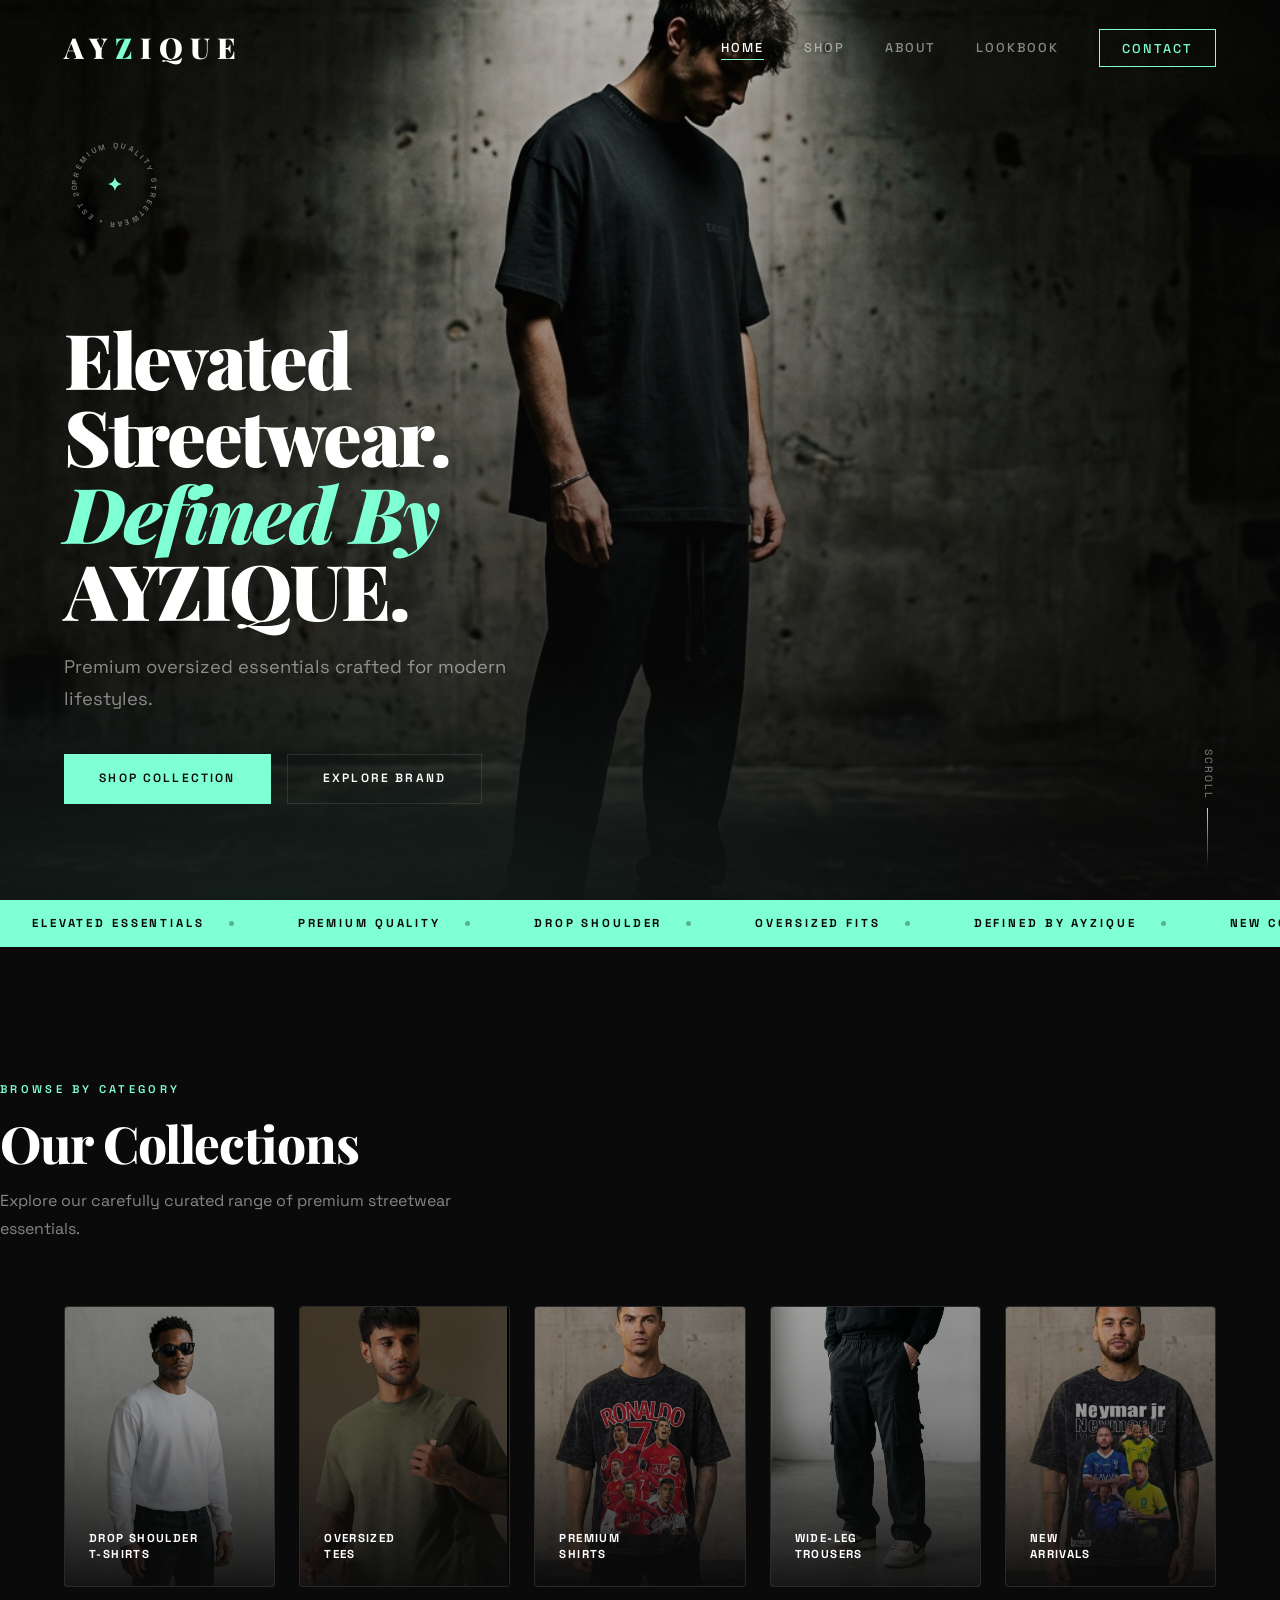
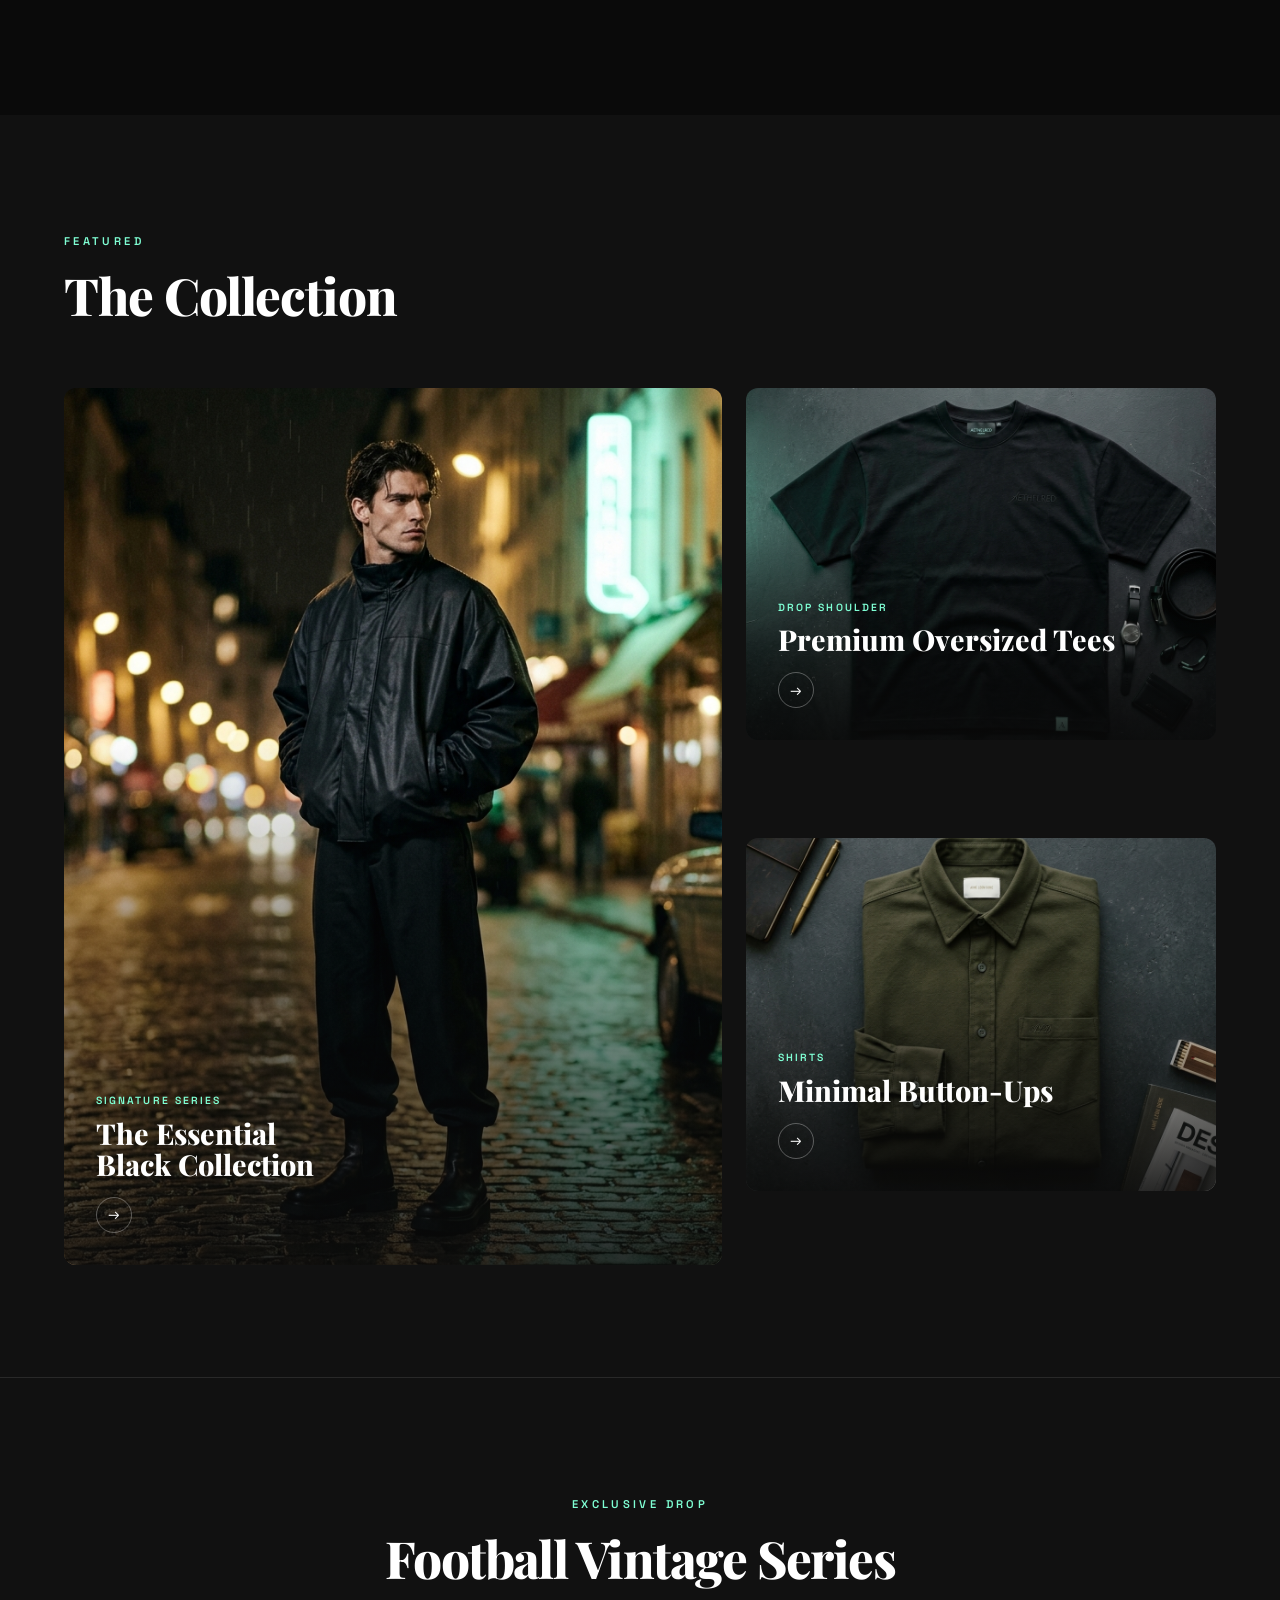
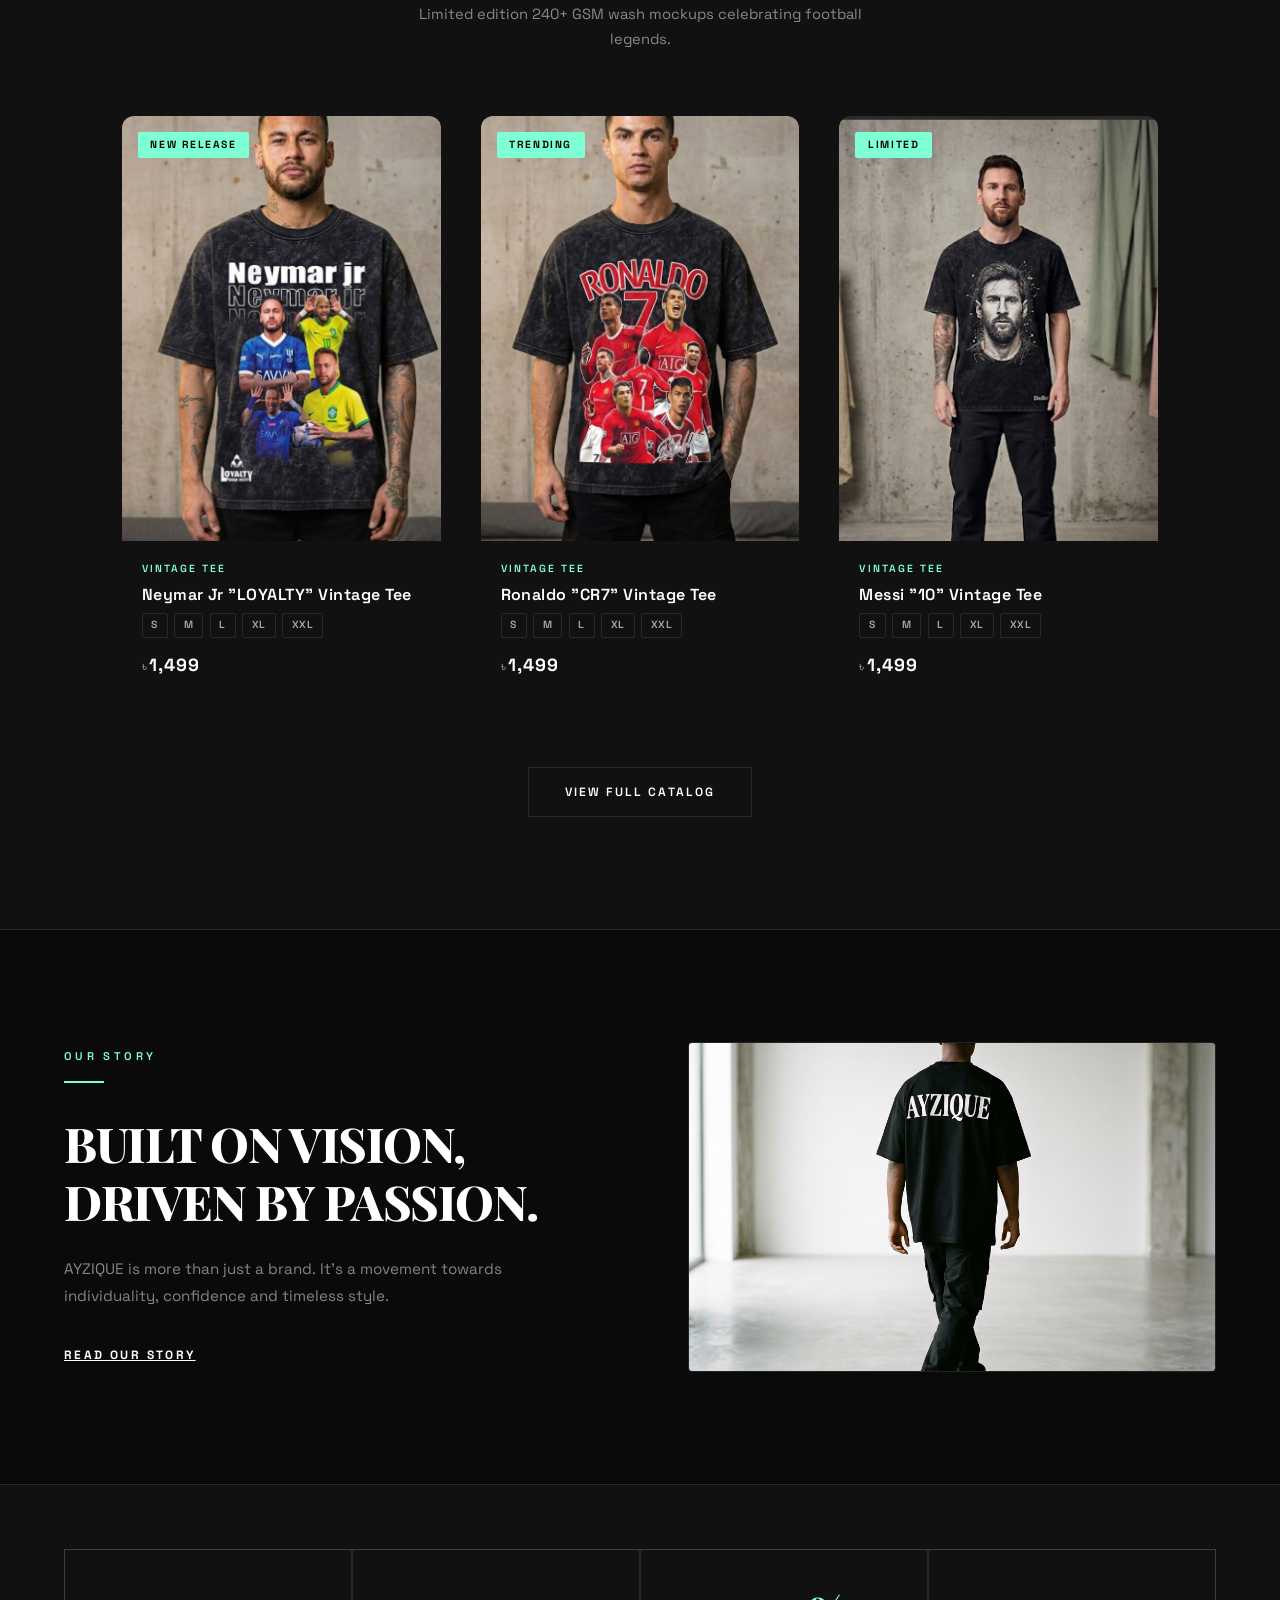
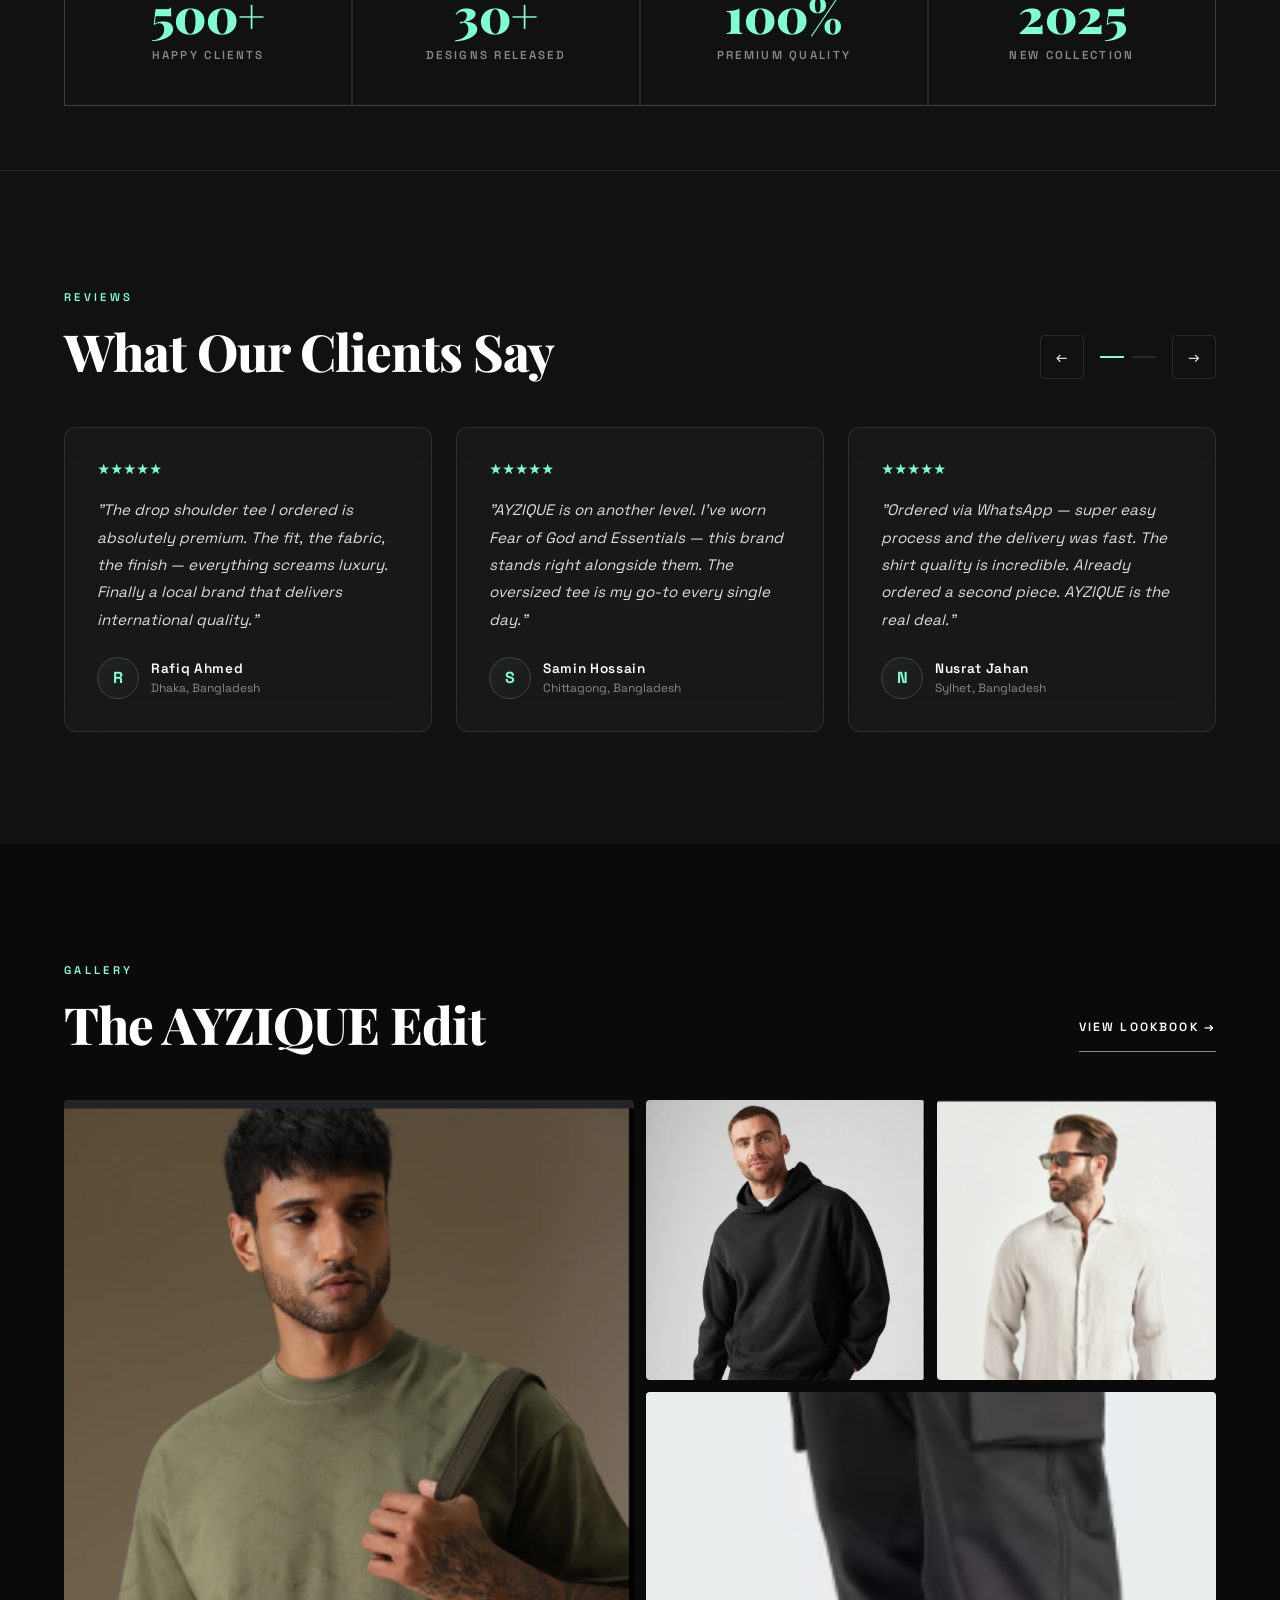
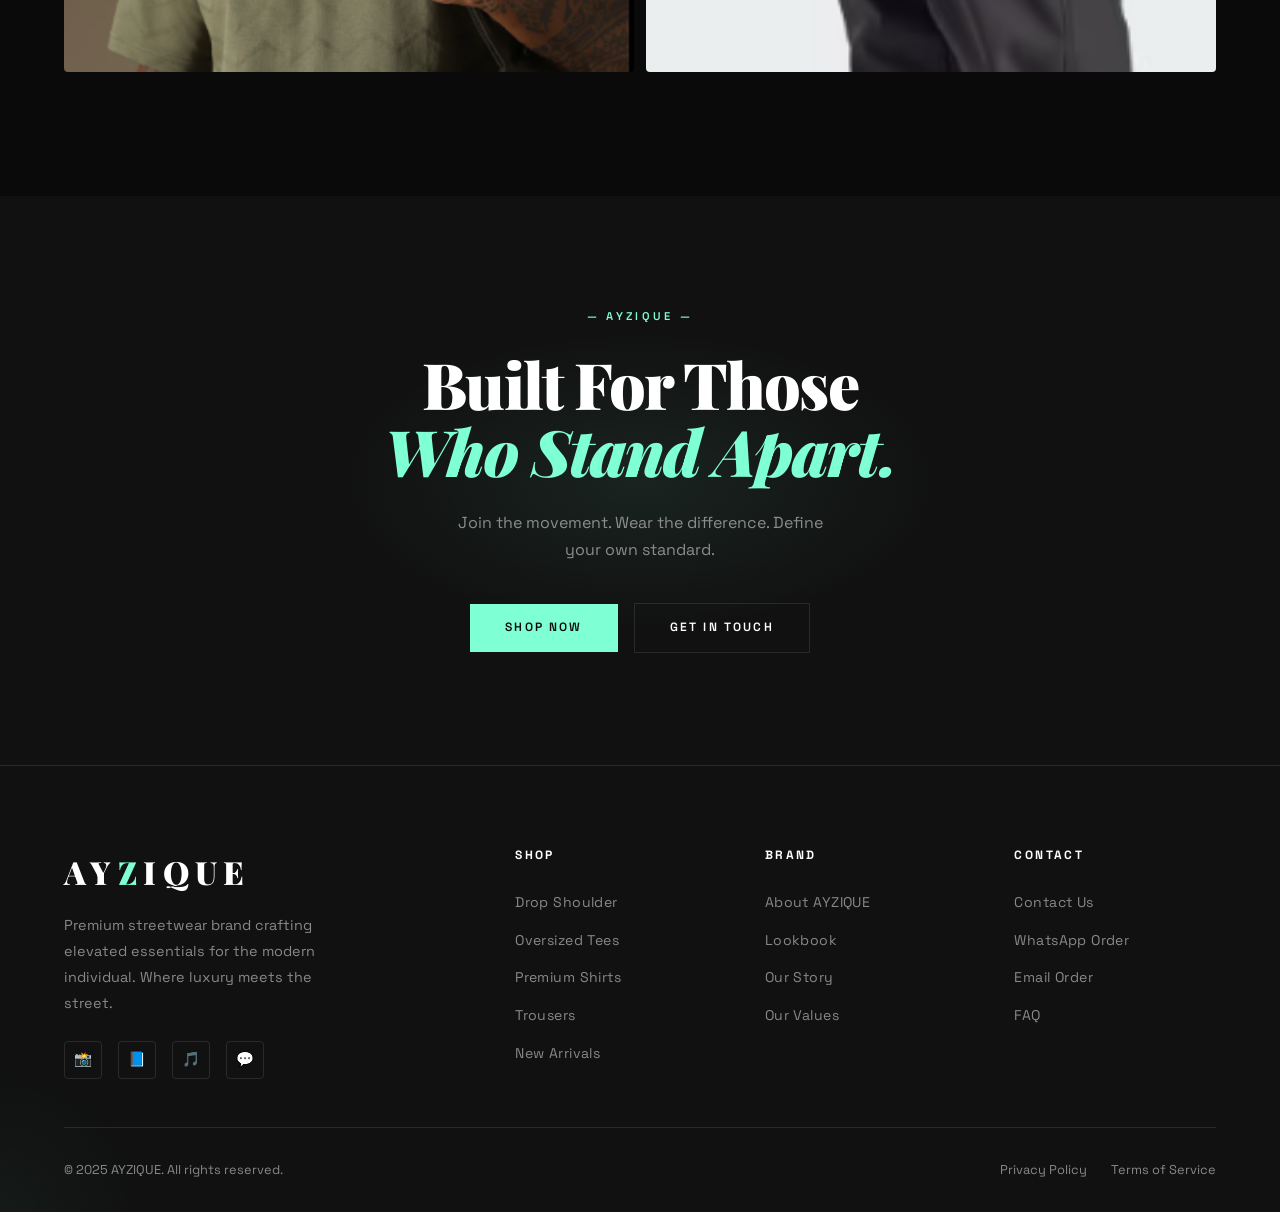
<file: index.html>
<!DOCTYPE html>
<html lang="en">
<head>
  <meta charset="UTF-8" />
  <meta name="viewport" content="width=device-width, initial-scale=1.0" />
  <meta name="description" content="AYZIQUE — Premium streetwear brand crafting elevated essentials for the modern lifestyle. Drop shoulder tees, oversized fits, premium shirts and more." />
  <meta name="keywords" content="AYZIQUE, premium streetwear, oversized tees, drop shoulder, luxury fashion, Bangladesh streetwear" />
  <meta property="og:title" content="AYZIQUE — Elevated Streetwear" />
  <meta property="og:description" content="Premium oversized essentials crafted for modern lifestyles." />
  <meta property="og:type" content="website" />
  <title>AYZIQUE — Elevated Streetwear. Defined By Us.</title>
  <link rel="stylesheet" href="css/style.css" />
  <link rel="stylesheet" href="css/home.css" />
  <link rel="stylesheet" href="css/shop.css" />
</head>
<body>

<!-- ========== LOADER ========== -->
<div id="loader">
  <div class="loader-logo">AY<span>Z</span>IQUE</div>
  <div class="loader-bar"><div class="loader-bar-fill"></div></div>
</div>

<!-- ========== NAVBAR ========== -->
<nav class="navbar" id="navbar">
  <a href="index.html" class="nav-logo">AY<span>Z</span>IQUE</a>
  <ul class="nav-links">
    <li><a href="index.html" class="active">Home</a></li>
    <li><a href="shop.html">Shop</a></li>
    <li><a href="about.html">About</a></li>
    <li><a href="lookbook.html">Lookbook</a></li>
    <li><a href="contact.html" class="nav-cta">Contact</a></li>
  </ul>
  <div class="hamburger" id="hamburger" aria-label="Menu" role="button">
    <span></span><span></span><span></span>
  </div>
</nav>

<!-- Mobile Nav -->
<div class="mobile-nav" id="mobileNav">
  <a href="index.html">Home</a>
  <a href="shop.html">Shop</a>
  <a href="about.html">About</a>
  <a href="lookbook.html">Lookbook</a>
  <a href="contact.html">Contact</a>
</div>

<!-- ========== HERO ========== -->
<section class="hero" id="hero">
  <div class="hero-bg"></div>
  <img src="images/home-hero.png" alt="AYZIQUE Hero — Premium Streetwear Campaign" class="hero-img" />
  <div class="hero-overlay"></div>
  <div class="hero-glow"></div>

  <!-- Rotating Circular Seal Badge -->
  <div class="hero-seal-wrap">
    <svg viewBox="0 0 100 100" class="hero-seal">
      <path id="circlePath" d="M 50, 50 m -37, 0 a 37,37 0 1,1 74,0 a 37,37 0 1,1 -74,0" fill="transparent" />
      <text font-size="7.5" font-weight="bold" fill="rgba(255,255,255,0.4)" letter-spacing="2.5">
        <textPath href="#circlePath">PREMIUM QUALITY STREETWEAR • EST 2025 •</textPath>
      </text>
    </svg>
    <div class="hero-seal-inner">✦</div>
  </div>

  <div class="hero-content">
    <h1 class="hero-title">
      <span class="line">Elevated</span>
      <span class="line">Streetwear.</span>
      <span class="line accent">Defined By</span>
      <span class="line">AYZIQUE.</span>
    </h1>
    <p class="hero-sub">Premium oversized essentials crafted for modern lifestyles.</p>
    <div class="hero-actions">
      <a href="shop.html" class="btn btn-primary"><span>Shop Collection</span></a>
      <a href="about.html" class="btn btn-outline"><span>Explore Brand</span></a>
    </div>
  </div>

  <div class="hero-scroll-indicator">
    <span class="hero-scroll-text">Scroll</span>
    <div class="hero-scroll-line"></div>
  </div>
</section>

<!-- ========== MARQUEE ========== -->
<div class="marquee-section" aria-hidden="true">
  <div class="marquee-track">
    <!-- Duplicated for seamless loop -->
    <div class="marquee-item">Elevated Essentials <span class="marquee-dot"></span></div>
    <div class="marquee-item">Premium Quality <span class="marquee-dot"></span></div>
    <div class="marquee-item">Drop Shoulder <span class="marquee-dot"></span></div>
    <div class="marquee-item">Oversized Fits <span class="marquee-dot"></span></div>
    <div class="marquee-item">Defined By AYZIQUE <span class="marquee-dot"></span></div>
    <div class="marquee-item">New Collection 2025 <span class="marquee-dot"></span></div>
    <div class="marquee-item">Minimal Luxury <span class="marquee-dot"></span></div>
    <div class="marquee-item">Modern Streetwear <span class="marquee-dot"></span></div>
    <!-- Repeat -->
    <div class="marquee-item">Elevated Essentials <span class="marquee-dot"></span></div>
    <div class="marquee-item">Premium Quality <span class="marquee-dot"></span></div>
    <div class="marquee-item">Drop Shoulder <span class="marquee-dot"></span></div>
    <div class="marquee-item">Oversized Fits <span class="marquee-dot"></span></div>
    <div class="marquee-item">Defined By AYZIQUE <span class="marquee-dot"></span></div>
    <div class="marquee-item">New Collection 2025 <span class="marquee-dot"></span></div>
    <div class="marquee-item">Minimal Luxury <span class="marquee-dot"></span></div>
    <div class="marquee-item">Modern Streetwear <span class="marquee-dot"></span></div>
  </div>
</div>

<!-- ========== FEATURED CATEGORIES ========== -->
<section class="section categories-section" id="categories">
  <div class="section-header reveal">
    <span class="section-tag">Browse By Category</span>
    <h2 class="section-title">Our Collections</h2>
    <p class="section-subtitle">Explore our carefully curated range of premium streetwear essentials.</p>
  </div>
  <div class="categories-grid">
    <a href="shop.html?filter=dropshoulder" class="category-card reveal delay-1">
      <img src="images/cat-dropshoulder.png" alt="Drop Shoulder T-Shirts" class="category-card-img" />
      <div class="category-card-overlay">
        <span class="category-name">Drop Shoulder<br/>T-Shirts</span>
      </div>
    </a>
    <a href="shop.html?filter=oversized" class="category-card reveal delay-2">
      <img src="images/product-olive.png" alt="Oversized Tees" class="category-card-img" />
      <div class="category-card-overlay">
        <span class="category-name">Oversized<br/>Tees</span>
      </div>
    </a>
    <a href="shop.html?filter=shirts" class="category-card reveal delay-3">
      <img src="images/product-ronaldo.png" alt="Premium Shirts" class="category-card-img" />
      <div class="category-card-overlay">
        <span class="category-name">Premium<br/>Shirts</span>
      </div>
    </a>
    <a href="shop.html?filter=pants" class="category-card reveal delay-4">
      <img src="images/cat-pants.png" alt="Trousers" class="category-card-img" />
      <div class="category-card-overlay">
        <span class="category-name">Wide-Leg<br/>Trousers</span>
      </div>
    </a>
    <a href="shop.html?filter=new" class="category-card reveal delay-5">
      <img src="images/product-neymar.png" alt="New Arrivals" class="category-card-img" />
      <div class="category-card-overlay">
        <span class="category-name">New<br/>Arrivals</span>
      </div>
    </a>
  </div>
</section>

<!-- ========== COLLECTION SHOWCASE ========== -->
<section class="section collection-section" id="collection">
  <div class="section-header reveal">
    <span class="section-tag">Featured</span>
    <h2 class="section-title">The Collection</h2>
  </div>
  <div class="collection-grid">
    <a href="shop.html" class="collection-featured reveal-scale">
      <img src="images/about-brand.png" alt="AYZIQUE Featured Collection" class="collection-img" />
      <div class="collection-overlay">
        <span class="collection-tag">Signature Series</span>
        <h3 class="collection-name">The Essential<br/>Black Collection</h3>
        <div class="collection-arrow">→</div>
      </div>
    </a>
    <a href="shop.html?filter=dropshoulder" class="collection-item reveal delay-1">
      <img src="images/product-dropshoulder.png" alt="Drop Shoulder T-Shirts" class="collection-img" />
      <div class="collection-overlay">
        <span class="collection-tag">Drop Shoulder</span>
        <h3 class="collection-name">Premium Oversized Tees</h3>
        <div class="collection-arrow">→</div>
      </div>
    </a>
    <a href="shop.html?filter=shirts" class="collection-item reveal delay-2">
      <img src="images/product-shirt.png" alt="Premium Shirts" class="collection-img" />
      <div class="collection-overlay">
        <span class="collection-tag">Shirts</span>
        <h3 class="collection-name">Minimal Button-Ups</h3>
        <div class="collection-arrow">→</div>
      </div>
    </a>
  </div>
</section>

<!-- ========== FEATURED PRODUCTS (VINTAGE SERIES) ========== -->
<section class="section featured-products-section" id="featured-products" style="background:var(--black-2); border-top:1px solid var(--border); border-bottom:1px solid var(--border);">
  <div class="section-header reveal" style="text-align:center; margin-bottom:4rem;">
    <span class="section-tag" style="color:var(--mint);">Exclusive Drop</span>
    <h2 class="section-title" style="font-family:var(--font-display); font-size:clamp(2rem,4vw,3.2rem); font-weight:800; letter-spacing:-0.03em;">Football Vintage Series</h2>
    <p class="section-subtitle" style="color:var(--white-muted); max-width:500px; margin:1rem auto 0; font-size:0.92rem;">Limited edition 240+ GSM wash mockups celebrating football legends.</p>
  </div>
  
  <div style="padding:0 5%;">
    <div class="product-grid" style="display:grid; grid-template-columns:repeat(auto-fit,minmax(280px,1fr)); gap:2.5rem; max-width:1200px; margin:0 auto;">
      
      <!-- Neymar -->
      <div class="product-card reveal delay-1"
           data-category="vintage dropshoulder new"
           data-product="Neymar Jr &quot;LOYALTY&quot; Vintage Bootleg Tee"
           data-price="৳1,499"
           data-sizes="S,M,L,XL,XXL">
        <div class="product-img-wrap">
          <img src="images/product-neymar.png" alt="Neymar Jr Vintage Tee" class="product-img" />
          <div class="product-badge badge-new">New Release</div>
          <div class="product-quick-view">
            <button class="product-quick-btn quick-wa">📲 WhatsApp</button>
            <button class="product-quick-btn quick-email">✉ Email</button>
          </div>
        </div>
        <div class="product-info">
          <div class="product-category">Vintage Tee</div>
          <div class="product-name">Neymar Jr "LOYALTY" Vintage Tee</div>
          <div class="product-sizes" style="margin-bottom:0.8rem;">
            <span class="size-tag">S</span><span class="size-tag">M</span><span class="size-tag">L</span><span class="size-tag">XL</span><span class="size-tag">XXL</span>
          </div>
          <div class="product-price-row">
            <div class="product-price"><span class="currency">৳</span>1,499</div>
          </div>
        </div>
      </div>

      <!-- Ronaldo -->
      <div class="product-card reveal delay-2"
           data-category="vintage dropshoulder new"
           data-product="Ronaldo &quot;CR7&quot; Vintage Bootleg Tee"
           data-price="৳1,499"
           data-sizes="S,M,L,XL,XXL">
        <div class="product-img-wrap">
          <img src="images/product-ronaldo.png" alt="Ronaldo Vintage Tee" class="product-img" />
          <div class="product-badge badge-new">Trending</div>
          <div class="product-quick-view">
            <button class="product-quick-btn quick-wa">📲 WhatsApp</button>
            <button class="product-quick-btn quick-email">✉ Email</button>
          </div>
        </div>
        <div class="product-info">
          <div class="product-category">Vintage Tee</div>
          <div class="product-name">Ronaldo "CR7" Vintage Tee</div>
          <div class="product-sizes" style="margin-bottom:0.8rem;">
            <span class="size-tag">S</span><span class="size-tag">M</span><span class="size-tag">L</span><span class="size-tag">XL</span><span class="size-tag">XXL</span>
          </div>
          <div class="product-price-row">
            <div class="product-price"><span class="currency">৳</span>1,499</div>
          </div>
        </div>
      </div>

      <!-- Messi -->
      <div class="product-card reveal delay-3"
           data-category="vintage dropshoulder new"
           data-product="Messi &quot;10&quot; Vintage Bootleg Tee"
           data-price="৳1,499"
           data-sizes="S,M,L,XL,XXL">
        <div class="product-img-wrap">
          <img src="images/product-messi.png" alt="Messi Vintage Tee" class="product-img" />
          <div class="product-badge badge-new">Limited</div>
          <div class="product-quick-view">
            <button class="product-quick-btn quick-wa">📲 WhatsApp</button>
            <button class="product-quick-btn quick-email">✉ Email</button>
          </div>
        </div>
        <div class="product-info">
          <div class="product-category">Vintage Tee</div>
          <div class="product-name">Messi "10" Vintage Tee</div>
          <div class="product-sizes" style="margin-bottom:0.8rem;">
            <span class="size-tag">S</span><span class="size-tag">M</span><span class="size-tag">L</span><span class="size-tag">XL</span><span class="size-tag">XXL</span>
          </div>
          <div class="product-price-row">
            <div class="product-price"><span class="currency">৳</span>1,499</div>
          </div>
        </div>
      </div>

    </div>
    
    <div style="text-align:center; margin-top:4rem;" class="reveal">
      <a href="shop.html?filter=vintage" class="btn btn-outline"><span>View Full Catalog</span></a>
    </div>
  </div>
</section>

<!-- ========== BRAND STORY PREVIEW ========== -->
<section class="section brand-preview-section" id="story">
  <div class="brand-preview-inner">
    <div class="brand-preview-text reveal-left">
      <span class="section-tag">Our Story</span>
      <div class="mint-divider" style="background:var(--mint); height:2px; width:40px; margin:1rem 0 2rem;"></div>
      <h2 class="section-title" style="font-family:var(--font-display); font-size:clamp(2rem,4vw,3rem); font-weight:800; letter-spacing:-0.03em; margin-bottom:1.5rem; line-height:1.2;">BUILT ON VISION,<br/>DRIVEN BY PASSION.</h2>
      <p class="brand-preview-desc" style="font-size:0.95rem; color:var(--white-muted); line-height:1.8; margin-bottom:2rem; max-width:450px;">
        AYZIQUE is more than just a brand. It's a movement towards individuality, confidence and timeless style.
      </p>
      <a href="about.html" style="font-size:0.75rem; font-weight:700; letter-spacing:0.2em; text-transform:uppercase; color:var(--white); text-decoration:underline; transition:var(--transition-fast);">Read Our Story</a>
    </div>
    
    <div class="brand-preview-visual reveal-right">
      <img src="images/story-brand.png" alt="AYZIQUE Brand Story" class="brand-preview-img" style="aspect-ratio:16/10; object-fit:cover; border-radius:var(--radius); border:1px solid var(--border);" />
    </div>
  </div>
</section>

<!-- ========== STATS ========== -->
<section class="section-sm" style="background:var(--black-2); border-top:1px solid var(--border); border-bottom:1px solid var(--border);">
  <div style="display:grid; grid-template-columns:repeat(4,1fr); gap:2px; background:var(--border); border:1px solid var(--border);">
    <div class="reveal delay-1" style="background:var(--black-2); padding:2.5rem 2rem; text-align:center;">
      <div style="font-family:var(--font-display); font-size:clamp(2rem,4vw,3rem); font-weight:900; color:var(--mint); line-height:1;">500+</div>
      <div style="font-size:0.72rem; font-weight:600; letter-spacing:0.2em; text-transform:uppercase; color:var(--gray); margin-top:0.5rem;">Happy Clients</div>
    </div>
    <div class="reveal delay-2" style="background:var(--black-2); padding:2.5rem 2rem; text-align:center;">
      <div style="font-family:var(--font-display); font-size:clamp(2rem,4vw,3rem); font-weight:900; color:var(--mint); line-height:1;">30+</div>
      <div style="font-size:0.72rem; font-weight:600; letter-spacing:0.2em; text-transform:uppercase; color:var(--gray); margin-top:0.5rem;">Designs Released</div>
    </div>
    <div class="reveal delay-3" style="background:var(--black-2); padding:2.5rem 2rem; text-align:center;">
      <div style="font-family:var(--font-display); font-size:clamp(2rem,4vw,3rem); font-weight:900; color:var(--mint); line-height:1;">100%</div>
      <div style="font-size:0.72rem; font-weight:600; letter-spacing:0.2em; text-transform:uppercase; color:var(--gray); margin-top:0.5rem;">Premium Quality</div>
    </div>
    <div class="reveal delay-4" style="background:var(--black-2); padding:2.5rem 2rem; text-align:center;">
      <div style="font-family:var(--font-display); font-size:clamp(2rem,4vw,3rem); font-weight:900; color:var(--mint); line-height:1;">2025</div>
      <div style="font-size:0.72rem; font-weight:600; letter-spacing:0.2em; text-transform:uppercase; color:var(--gray); margin-top:0.5rem;">New Collection</div>
    </div>
  </div>
</section>

<!-- ========== TESTIMONIALS ========== -->
<section class="section testimonials-section" id="testimonials">
  <div style="display:flex; align-items:flex-end; justify-content:space-between; margin-bottom:3rem; flex-wrap:wrap; gap:1.5rem;">
    <div class="reveal">
      <span class="section-tag">Reviews</span>
      <h2 class="section-title">What Our Clients Say</h2>
    </div>
    <div class="slider-controls reveal delay-2">
      <button class="slider-btn prev" aria-label="Previous">←</button>
      <div class="slider-dots">
        <div class="slider-dot active"></div>
        <div class="slider-dot"></div>
      </div>
      <button class="slider-btn next" aria-label="Next">→</button>
    </div>
  </div>

  <div class="testimonials-slider">
    <div class="testimonials-track">
      <!-- Slide 1 -->
      <div class="testimonial-slide">
        <div class="testimonial-card glass-card reveal delay-1">
          <div class="testimonial-stars">★★★★★</div>
          <p class="testimonial-text">"The drop shoulder tee I ordered is absolutely premium. The fit, the fabric, the finish — everything screams luxury. Finally a local brand that delivers international quality."</p>
          <div class="testimonial-author">
            <div class="testimonial-avatar">R</div>
            <div>
              <div class="testimonial-name">Rafiq Ahmed</div>
              <div class="testimonial-location">Dhaka, Bangladesh</div>
            </div>
          </div>
        </div>
        <div class="testimonial-card glass-card reveal delay-2">
          <div class="testimonial-stars">★★★★★</div>
          <p class="testimonial-text">"AYZIQUE is on another level. I've worn Fear of God and Essentials — this brand stands right alongside them. The oversized tee is my go-to every single day."</p>
          <div class="testimonial-author">
            <div class="testimonial-avatar">S</div>
            <div>
              <div class="testimonial-name">Samin Hossain</div>
              <div class="testimonial-location">Chittagong, Bangladesh</div>
            </div>
          </div>
        </div>
        <div class="testimonial-card glass-card reveal delay-3">
          <div class="testimonial-stars">★★★★★</div>
          <p class="testimonial-text">"Ordered via WhatsApp — super easy process and the delivery was fast. The shirt quality is incredible. Already ordered a second piece. AYZIQUE is the real deal."</p>
          <div class="testimonial-author">
            <div class="testimonial-avatar">N</div>
            <div>
              <div class="testimonial-name">Nusrat Jahan</div>
              <div class="testimonial-location">Sylhet, Bangladesh</div>
            </div>
          </div>
        </div>
      </div>
      <!-- Slide 2 -->
      <div class="testimonial-slide">
        <div class="testimonial-card glass-card">
          <div class="testimonial-stars">★★★★★</div>
          <p class="testimonial-text">"The trousers are exactly what I was looking for — wide leg, premium fabric, perfect drape. AYZIQUE understands what modern style means. 10/10 would recommend."</p>
          <div class="testimonial-author">
            <div class="testimonial-avatar">T</div>
            <div>
              <div class="testimonial-name">Tanvir Hasan</div>
              <div class="testimonial-location">Rajshahi, Bangladesh</div>
            </div>
          </div>
        </div>
        <div class="testimonial-card glass-card">
          <div class="testimonial-stars">★★★★★</div>
          <p class="testimonial-text">"I gifted an AYZIQUE set to my friend and he couldn't stop complimenting it. The packaging alone felt premium. This brand has a serious future ahead."</p>
          <div class="testimonial-author">
            <div class="testimonial-avatar">A</div>
            <div>
              <div class="testimonial-name">Arif Islam</div>
              <div class="testimonial-location">Comilla, Bangladesh</div>
            </div>
          </div>
        </div>
        <div class="testimonial-card glass-card">
          <div class="testimonial-stars">★★★★★</div>
          <p class="testimonial-text">"The minimal designs are exactly my style. I've been searching for a brand like AYZIQUE. Clean, bold, premium — nothing extra, nothing missing. Perfect."</p>
          <div class="testimonial-author">
            <div class="testimonial-avatar">F</div>
            <div>
              <div class="testimonial-name">Farhan Uddin</div>
              <div class="testimonial-location">Khulna, Bangladesh</div>
            </div>
          </div>
        </div>
      </div>
    </div>
  </div>
</section>

<!-- ========== INSTAGRAM GALLERY ========== -->
<section class="section gallery-section" id="gallery">
  <div style="display:flex; align-items:flex-end; justify-content:space-between; margin-bottom:3rem; flex-wrap:wrap; gap:1.5rem;">
    <div class="reveal">
      <span class="section-tag">Gallery</span>
      <h2 class="section-title">The AYZIQUE Edit</h2>
    </div>
    <a href="lookbook.html" class="btn btn-ghost reveal delay-2"><span>View Lookbook →</span></a>
  </div>

  <div class="gallery-grid">
    <div class="gallery-item reveal-scale delay-1">
      <div class="gallery-img-bg" style="background-image:url('images/product-olive.png'); background-size:cover; background-position:center top; width:100%; height:100%;"></div>
      <div class="gallery-overlay"><div class="gallery-icon">⊕</div></div>
    </div>
    <div class="gallery-item reveal-scale delay-2">
      <div class="gallery-img-bg" style="background-image:url('images/product-hoodie.png'); background-size:cover; background-position:center top; width:100%; height:100%;"></div>
      <div class="gallery-overlay"><div class="gallery-icon">⊕</div></div>
    </div>
    <div class="gallery-item reveal-scale delay-3">
      <div class="gallery-img-bg" style="background-image:url('images/product-linen.png'); background-size:cover; background-position:center top; width:100%; height:100%;"></div>
      <div class="gallery-overlay"><div class="gallery-icon">⊕</div></div>
    </div>
    <div class="gallery-item reveal-scale delay-4">
      <div class="gallery-img-bg" style="background-image:url('images/product-cargo.png'); background-size:cover; background-position:center; width:100%; height:100%;"></div>
      <div class="gallery-overlay"><div class="gallery-icon">⊕</div></div>
    </div>
    <div class="gallery-item reveal-scale delay-5">
      <div class="gallery-img-bg" style="background-image:url('images/product-dropshoulder.png'); background-size:cover; background-position:center; width:100%; height:100%;"></div>
      <div class="gallery-overlay"><div class="gallery-icon">⊕</div></div>
    </div>
  </div>
</section>

<!-- ========== CTA ========== -->
<section class="section cta-section" id="cta">
  <div class="cta-tag reveal">— AYZIQUE —</div>
  <h2 class="cta-title reveal delay-1">Built For Those<br/><em style="font-style:italic;color:var(--mint);">Who Stand Apart.</em></h2>
  <p class="cta-desc reveal delay-2">Join the movement. Wear the difference. Define your own standard.</p>
  <div class="cta-actions reveal delay-3">
    <a href="shop.html" class="btn btn-primary"><span>Shop Now</span></a>
    <a href="contact.html" class="btn btn-outline"><span>Get in Touch</span></a>
  </div>
</section>

<!-- ========== FOOTER ========== -->
<footer class="footer">
  <div class="footer-grid">
    <div>
      <div class="footer-brand-name">AY<span>Z</span>IQUE</div>
      <p class="footer-desc">Premium streetwear brand crafting elevated essentials for the modern individual. Where luxury meets the street.</p>
      <div class="footer-social">
        <a href="#" aria-label="Instagram">📸</a>
        <a href="#" aria-label="Facebook">📘</a>
        <a href="#" aria-label="TikTok">🎵</a>
        <a href="https://wa.me/8801XXXXXXXXX" aria-label="WhatsApp">💬</a>
      </div>
    </div>
    <div class="footer-col">
      <div class="footer-col-title">Shop</div>
      <ul>
        <li><a href="shop.html?filter=dropshoulder">Drop Shoulder</a></li>
        <li><a href="shop.html?filter=oversized">Oversized Tees</a></li>
        <li><a href="shop.html?filter=shirts">Premium Shirts</a></li>
        <li><a href="shop.html?filter=pants">Trousers</a></li>
        <li><a href="shop.html?filter=new">New Arrivals</a></li>
      </ul>
    </div>
    <div class="footer-col">
      <div class="footer-col-title">Brand</div>
      <ul>
        <li><a href="about.html">About AYZIQUE</a></li>
        <li><a href="lookbook.html">Lookbook</a></li>
        <li><a href="about.html#story">Our Story</a></li>
        <li><a href="about.html#values">Our Values</a></li>
      </ul>
    </div>
    <div class="footer-col">
      <div class="footer-col-title">Contact</div>
      <ul>
        <li><a href="contact.html">Contact Us</a></li>
        <li><a href="https://wa.me/8801XXXXXXXXX">WhatsApp Order</a></li>
        <li><a href="mailto:orders@ayzique.com">Email Order</a></li>
        <li><a href="contact.html#faq">FAQ</a></li>
      </ul>
    </div>
  </div>
  <div class="footer-bottom">
    <span>© 2025 AYZIQUE. All rights reserved.</span>
    <div class="footer-bottom-links">
      <a href="#">Privacy Policy</a>
      <a href="#">Terms of Service</a>
    </div>
  </div>
</footer>

<!-- ORDER MODAL -->
<div class="modal-overlay" id="orderModal">
  <div class="modal">
    <div class="modal-header">
      <h2 class="modal-title">Place Your Order</h2>
      <button class="modal-close" aria-label="Close">✕</button>
    </div>
    <div class="modal-product-name">Product Name</div>
    <div class="form-group">
      <label class="form-label" for="orderName">Your Full Name *</label>
      <input class="form-input" type="text" id="orderName" placeholder="Enter your full name" />
    </div>
    <div class="form-group">
      <label class="form-label" for="orderPhone">Phone Number *</label>
      <input class="form-input" type="tel" id="orderPhone" placeholder="+880 XXXX XXXXXX" />
    </div>
    <div class="form-group">
      <label class="form-label" for="orderSize">Select Size *</label>
      <select class="form-input form-select" id="orderSize">
        <option value="">Select Size</option>
      </select>
    </div>
    <div class="form-group">
      <label class="form-label" for="orderQty">Quantity</label>
      <input class="form-input" type="number" id="orderQty" min="1" max="10" value="1" />
    </div>
    <div class="form-group">
      <label class="form-label" for="orderNotes">Delivery Address / Notes</label>
      <textarea class="form-input form-textarea" id="orderNotes" placeholder="Your delivery address and any special notes..."></textarea>
    </div>
    <div class="modal-actions">
      <button class="btn btn-whatsapp" id="sendWhatsapp"><span>📲 Order via WhatsApp</span></button>
      <button class="btn btn-email" id="sendEmail"><span>✉ Order via Email</span></button>
    </div>
  </div>
</div>

<script src="js/main.js"></script>
</body>
</html>
</file>
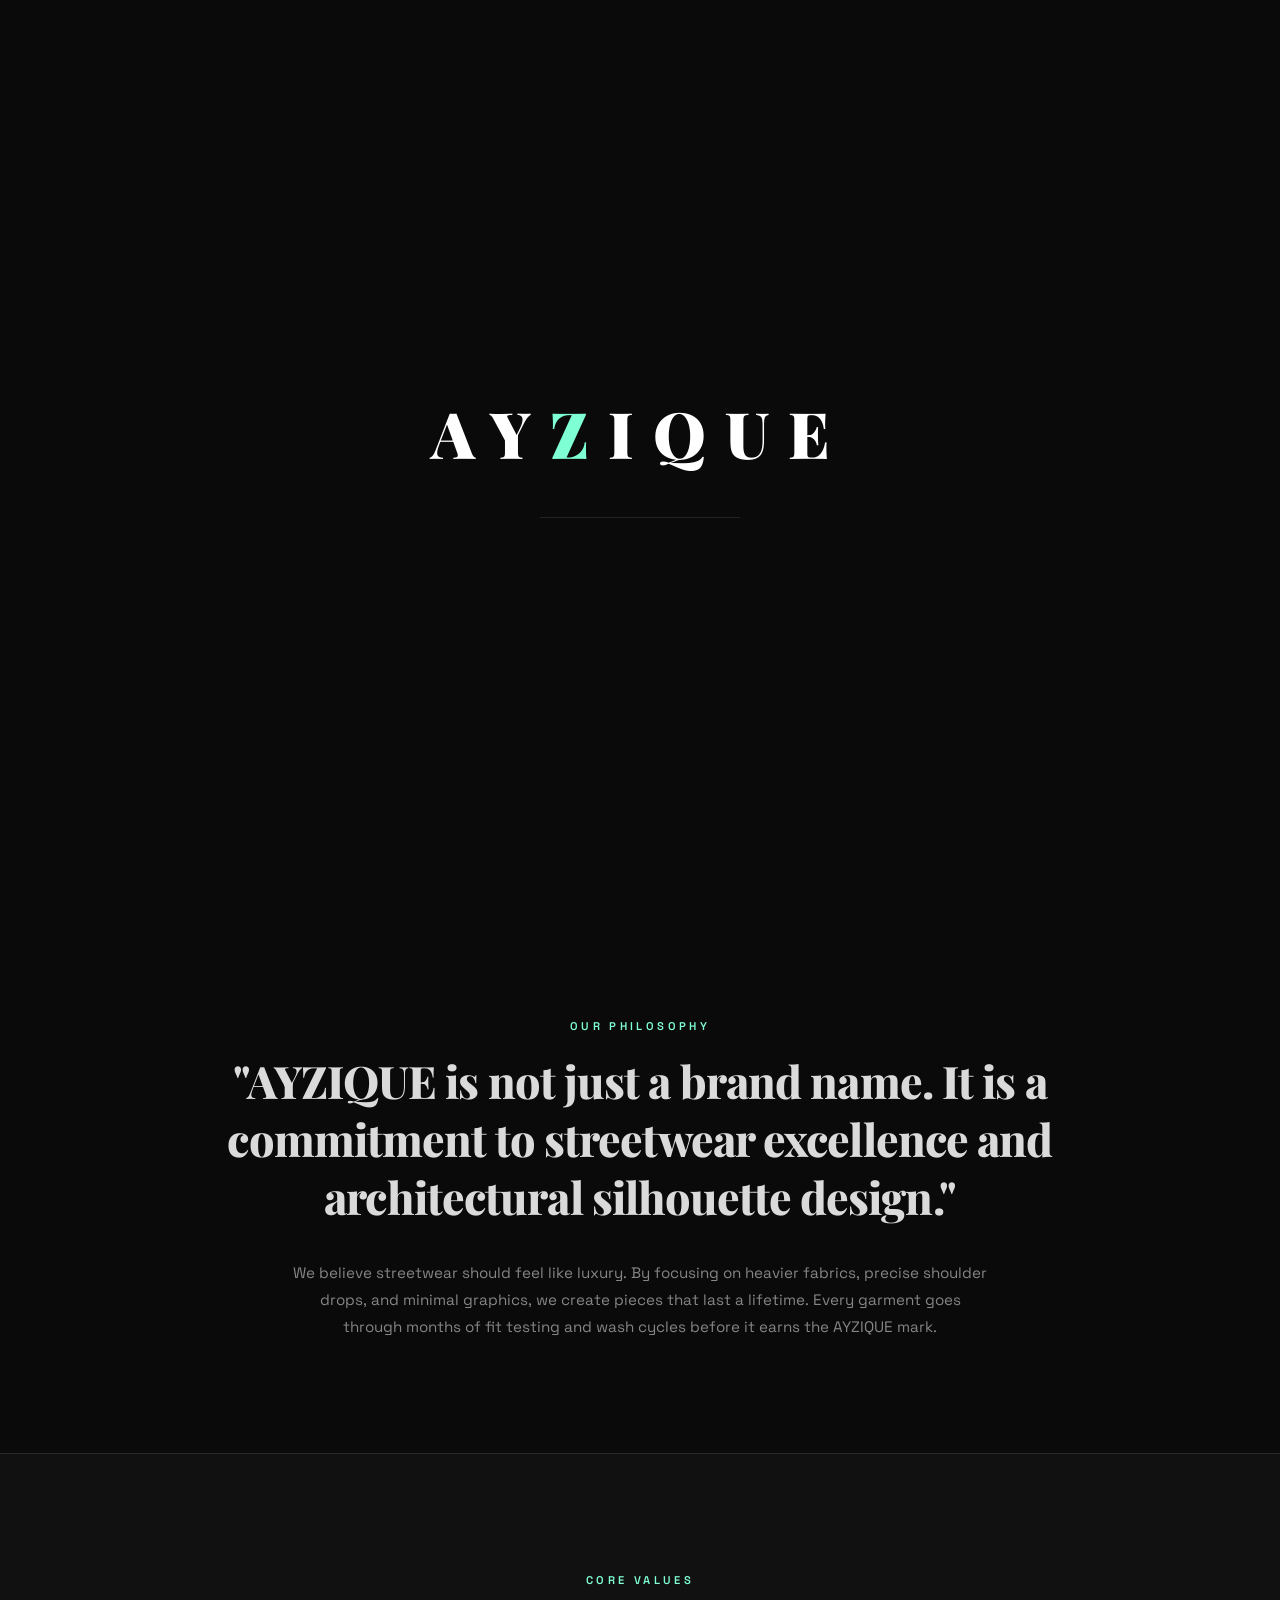
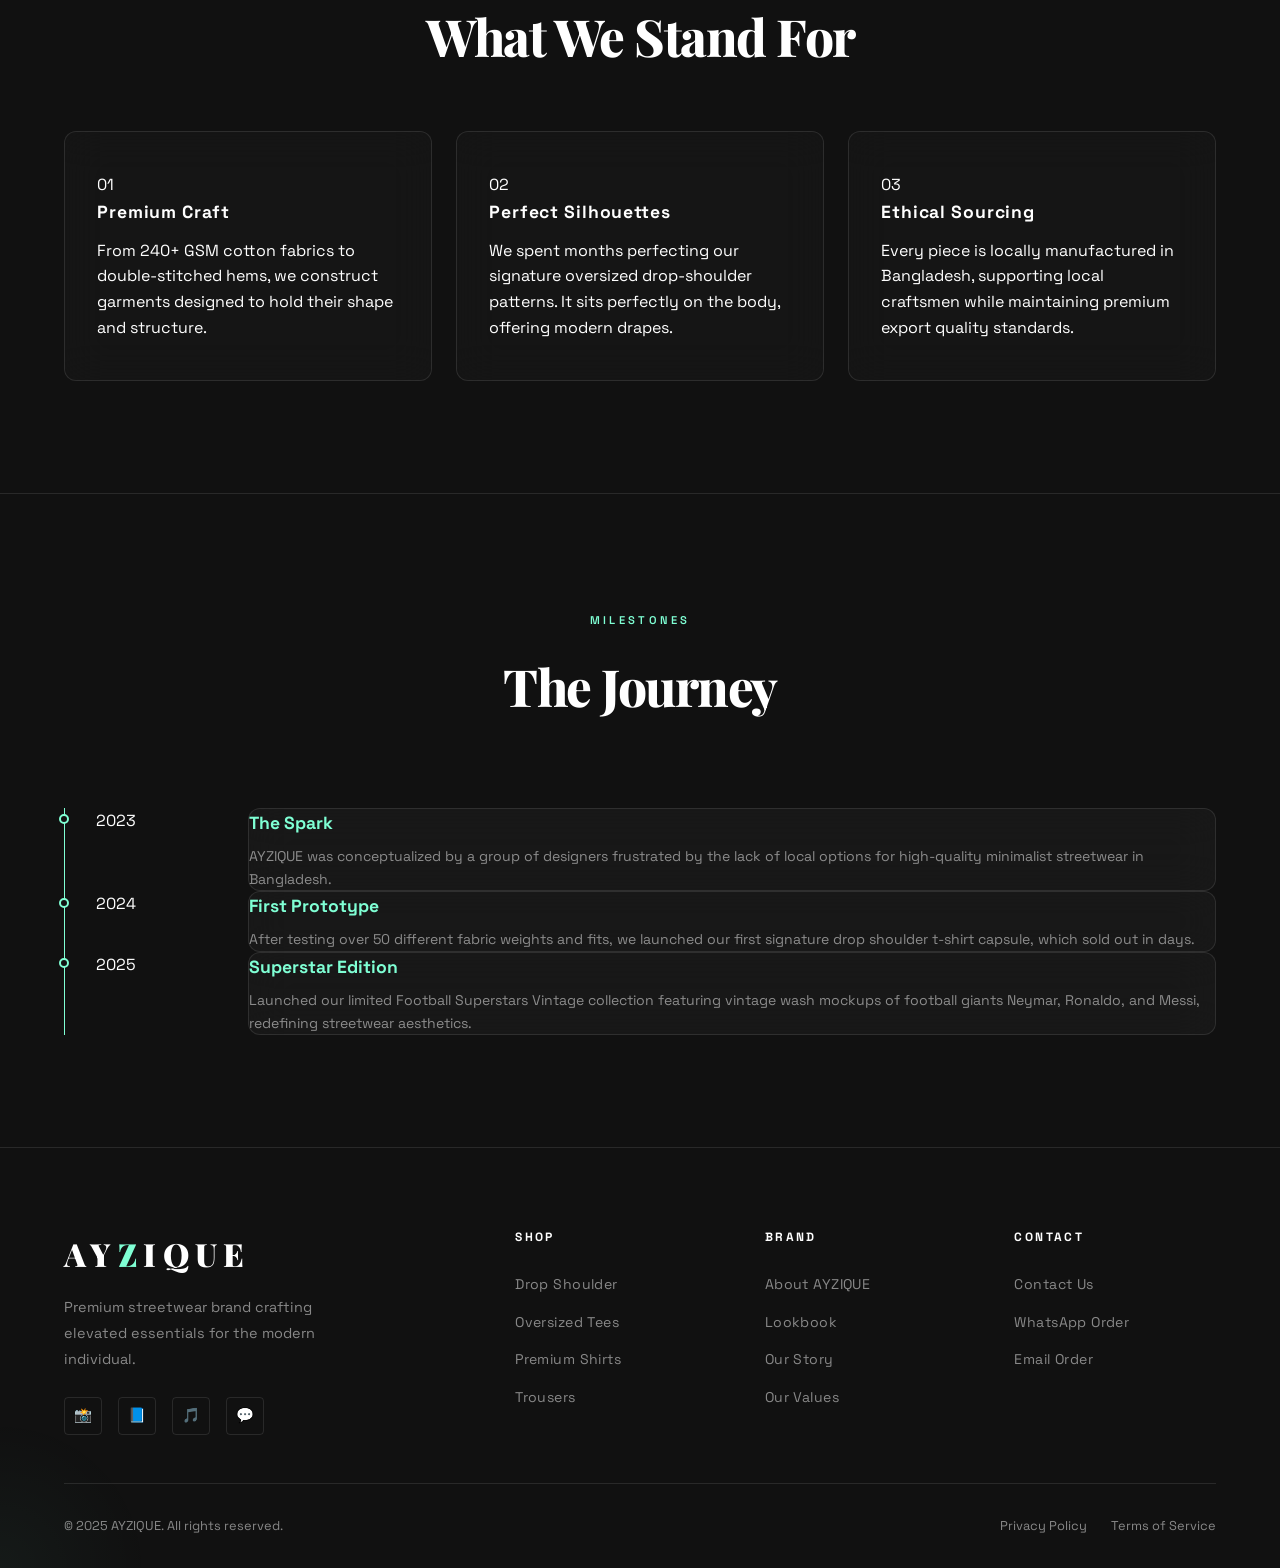
<file: about.html>
<!DOCTYPE html>
<html lang="en">
<head>
  <meta charset="UTF-8" />
  <meta name="viewport" content="width=device-width, initial-scale=1.0" />
  <meta name="description" content="About AYZIQUE — Born from the streets, built for the future. Read about our streetwear brand philosophy, mission, and story." />
  <meta name="keywords" content="About AYZIQUE, streetwear brand story, luxury fashion philosophy, Bangladesh clothing brand" />
  <title>About Us — AYZIQUE Premium Streetwear</title>
  <link rel="stylesheet" href="css/style.css" />
  <link rel="stylesheet" href="css/about.css" />
</head>
<body>

<!-- Loader -->
<div id="loader">
  <div class="loader-logo">AY<span>Z</span>IQUE</div>
  <div class="loader-bar"><div class="loader-bar-fill"></div></div>
</div>

<!-- NAVBAR -->
<nav class="navbar" id="navbar">
  <a href="index.html" class="nav-logo">AY<span>Z</span>IQUE</a>
  <ul class="nav-links">
    <li><a href="index.html">Home</a></li>
    <li><a href="shop.html">Shop</a></li>
    <li><a href="about.html" class="active">About</a></li>
    <li><a href="lookbook.html">Lookbook</a></li>
    <li><a href="contact.html" class="nav-cta">Contact</a></li>
  </ul>
  <div class="hamburger" id="hamburger"><span></span><span></span><span></span></div>
</nav>

<!-- Mobile Nav -->
<div class="mobile-nav" id="mobileNav">
  <a href="index.html">Home</a>
  <a href="shop.html">Shop</a>
  <a href="about.html">About</a>
  <a href="lookbook.html">Lookbook</a>
  <a href="contact.html">Contact</a>
</div>

<!-- ABOUT HERO -->
<section class="about-hero">
  <div class="about-hero-left">
    <span class="about-hero-tag reveal">— Who We Are —</span>
    <h1 class="about-hero-title reveal delay-1">Defined By<br/>Our <em>Standard.</em></h1>
    <p class="about-hero-desc reveal delay-2">We craft high-end garments for those who value form, function, and absolute quality. No compromises.</p>
  </div>
  <div class="about-hero-right">
    <img src="images/about-brand.png" alt="AYZIQUE Brand Editorial" class="about-hero-img" />
    <div class="about-hero-img-overlay"></div>
  </div>
</section>

<!-- BRAND PHILOSOPHY -->
<section class="section brand-intro-section">
  <div class="brand-intro-inner">
    <span class="section-tag reveal">Our Philosophy</span>
    <blockquote class="brand-intro-quote reveal delay-1">
      "AYZIQUE is not just a brand name. It is a commitment to streetwear excellence and architectural silhouette design."
    </blockquote>
    <p class="reveal delay-2" style="max-width:700px; margin:2rem auto 0; color:var(--white-muted); line-height:1.8; font-size:0.95rem;">
      We believe streetwear should feel like luxury. By focusing on heavier fabrics, precise shoulder drops, and minimal graphics, we create pieces that last a lifetime. Every garment goes through months of fit testing and wash cycles before it earns the AYZIQUE mark.
    </p>
  </div>
</section>

<!-- MISSION & VALUES -->
<section class="section values-section" id="values" style="background:var(--black-2); border-top:1px solid var(--border); border-bottom:1px solid var(--border);">
  <div style="text-align:center; margin-bottom:4rem;" class="reveal">
    <span class="section-tag">Core Values</span>
    <h2 style="font-family:var(--font-display); font-size:clamp(2rem,4vw,3.2rem); font-weight:800; letter-spacing:-0.03em; line-height:1.2;">What We Stand For</h2>
  </div>
  <div class="values-grid">
    <div class="value-card glass-card reveal delay-1">
      <div class="value-num">01</div>
      <h3 class="value-title">Premium Craft</h3>
      <p class="value-desc">From 240+ GSM cotton fabrics to double-stitched hems, we construct garments designed to hold their shape and structure.</p>
    </div>
    <div class="value-card glass-card reveal delay-2">
      <div class="value-num">02</div>
      <h3 class="value-title">Perfect Silhouettes</h3>
      <p class="value-desc">We spent months perfecting our signature oversized drop-shoulder patterns. It sits perfectly on the body, offering modern drapes.</p>
    </div>
    <div class="value-card glass-card reveal delay-3">
      <div class="value-num">03</div>
      <h3 class="value-title">Ethical Sourcing</h3>
      <p class="value-desc">Every piece is locally manufactured in Bangladesh, supporting local craftsmen while maintaining premium export quality standards.</p>
    </div>
  </div>
</section>

<!-- TIMELINE -->
<section class="section timeline-section">
  <div style="text-align:center; margin-bottom:5rem;" class="reveal">
    <span class="section-tag">Milestones</span>
    <h2 style="font-family:var(--font-display); font-size:clamp(2rem,4vw,3.2rem); font-weight:800; letter-spacing:-0.03em;">The Journey</h2>
  </div>
  <div class="timeline-wrap">
    <div class="timeline-line"><div class="timeline-line-fill"></div></div>
    
    <!-- Item 1 -->
    <div class="timeline-item reveal-left">
      <div class="timeline-date">2023</div>
      <div class="timeline-content glass-card">
        <h3 style="color:var(--mint); margin-bottom:0.5rem; font-size:1.1rem;">The Spark</h3>
        <p style="color:var(--white-muted); font-size:0.88rem; line-height:1.6;">AYZIQUE was conceptualized by a group of designers frustrated by the lack of local options for high-quality minimalist streetwear in Bangladesh.</p>
      </div>
    </div>
    
    <!-- Item 2 -->
    <div class="timeline-item reveal-right">
      <div class="timeline-date">2024</div>
      <div class="timeline-content glass-card">
        <h3 style="color:var(--mint); margin-bottom:0.5rem; font-size:1.1rem;">First Prototype</h3>
        <p style="color:var(--white-muted); font-size:0.88rem; line-height:1.6;">After testing over 50 different fabric weights and fits, we launched our first signature drop shoulder t-shirt capsule, which sold out in days.</p>
      </div>
    </div>
    
    <!-- Item 3 -->
    <div class="timeline-item reveal-left">
      <div class="timeline-date">2025</div>
      <div class="timeline-content glass-card">
        <h3 style="color:var(--mint); margin-bottom:0.5rem; font-size:1.1rem;">Superstar Edition</h3>
        <p style="color:var(--white-muted); font-size:0.88rem; line-height:1.6;">Launched our limited Football Superstars Vintage collection featuring vintage wash mockups of football giants Neymar, Ronaldo, and Messi, redefining streetwear aesthetics.</p>
      </div>
    </div>
  </div>
</section>

<!-- FOOTER -->
<footer class="footer">
  <div class="footer-grid">
    <div>
      <div class="footer-brand-name">AY<span>Z</span>IQUE</div>
      <p class="footer-desc">Premium streetwear brand crafting elevated essentials for the modern individual.</p>
      <div class="footer-social">
        <a href="#" aria-label="Instagram">📸</a>
        <a href="#" aria-label="Facebook">📘</a>
        <a href="#" aria-label="TikTok">🎵</a>
        <a href="https://wa.me/8801XXXXXXXXX" aria-label="WhatsApp">💬</a>
      </div>
    </div>
    <div class="footer-col">
      <div class="footer-col-title">Shop</div>
      <ul>
        <li><a href="shop.html">Drop Shoulder</a></li>
        <li><a href="shop.html">Oversized Tees</a></li>
        <li><a href="shop.html">Premium Shirts</a></li>
        <li><a href="shop.html">Trousers</a></li>
      </ul>
    </div>
    <div class="footer-col">
      <div class="footer-col-title">Brand</div>
      <ul>
        <li><a href="about.html">About AYZIQUE</a></li>
        <li><a href="lookbook.html">Lookbook</a></li>
        <li><a href="about.html#story">Our Story</a></li>
        <li><a href="about.html#values">Our Values</a></li>
      </ul>
    </div>
    <div class="footer-col">
      <div class="footer-col-title">Contact</div>
      <ul>
        <li><a href="contact.html">Contact Us</a></li>
        <li><a href="https://wa.me/8801XXXXXXXXX">WhatsApp Order</a></li>
        <li><a href="mailto:orders@ayzique.com">Email Order</a></li>
      </ul>
    </div>
  </div>
  <div class="footer-bottom">
    <span>© 2025 AYZIQUE. All rights reserved.</span>
    <div class="footer-bottom-links">
      <a href="#">Privacy Policy</a>
      <a href="#">Terms of Service</a>
    </div>
  </div>
</footer>

<script src="js/main.js"></script>
</body>
</html>
</file>
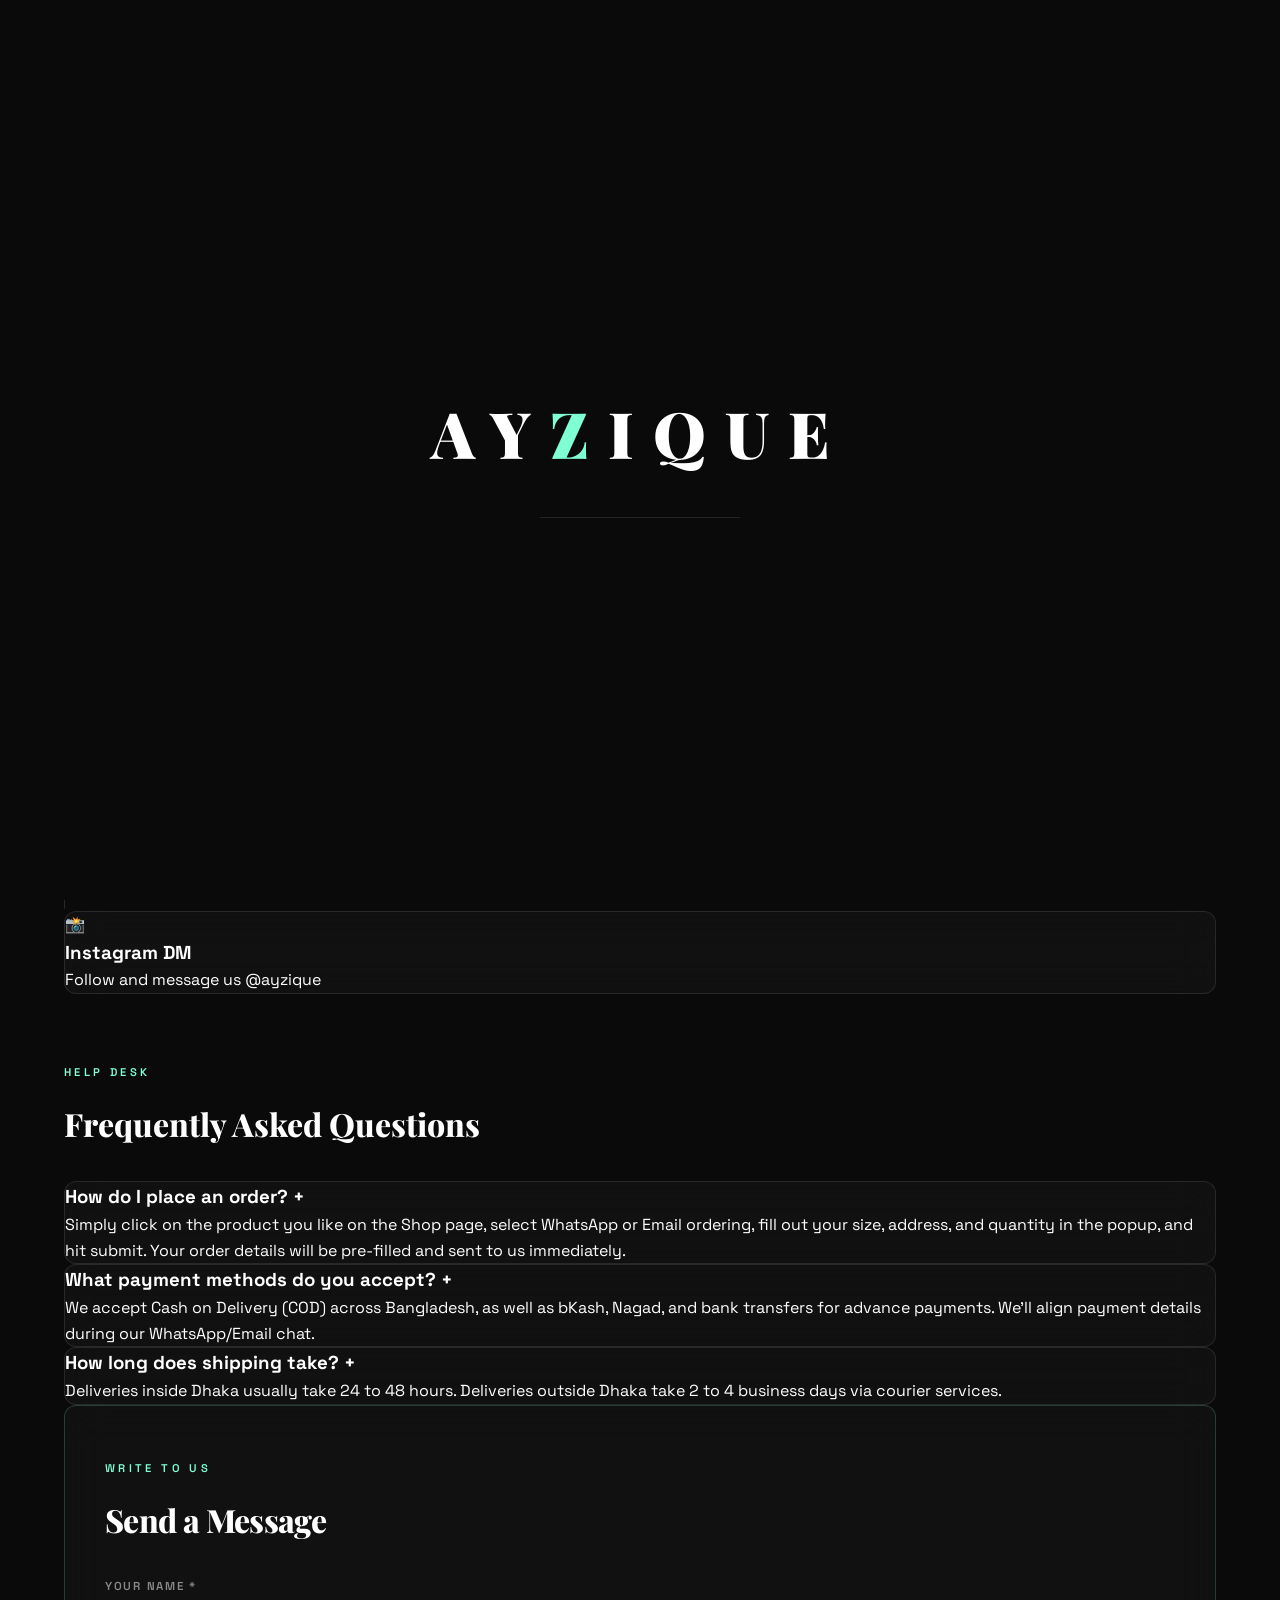
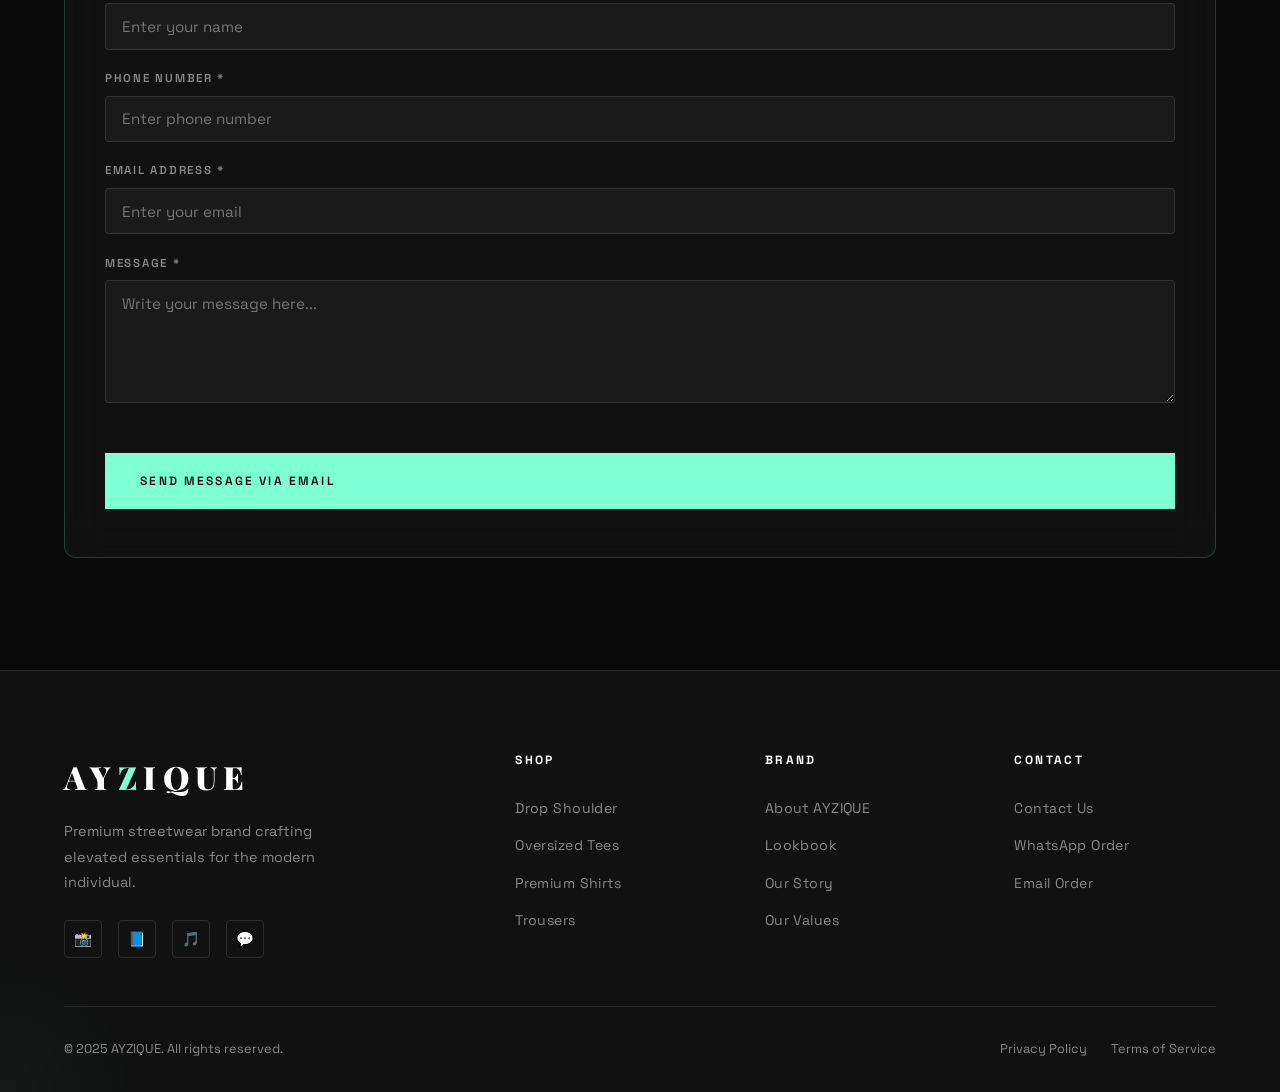
<file: contact.html>
<!DOCTYPE html>
<html lang="en">
<head>
  <meta charset="UTF-8" />
  <meta name="viewport" content="width=device-width, initial-scale=1.0" />
  <meta name="description" content="Contact AYZIQUE — Reach out for order inquiries, collaborations, or general questions. Order via WhatsApp or Email." />
  <meta name="keywords" content="Contact AYZIQUE, customer support, email order, WhatsApp order Bangladesh" />
  <title>Contact Us — AYZIQUE Premium Streetwear</title>
  <link rel="stylesheet" href="css/style.css" />
  <link rel="stylesheet" href="css/pages.css" />
</head>
<body>

<!-- Loader -->
<div id="loader">
  <div class="loader-logo">AY<span>Z</span>IQUE</div>
  <div class="loader-bar"><div class="loader-bar-fill"></div></div>
</div>

<!-- NAVBAR -->
<nav class="navbar" id="navbar">
  <a href="index.html" class="nav-logo">AY<span>Z</span>IQUE</a>
  <ul class="nav-links">
    <li><a href="index.html">Home</a></li>
    <li><a href="shop.html">Shop</a></li>
    <li><a href="about.html">About</a></li>
    <li><a href="lookbook.html">Lookbook</a></li>
    <li><a href="contact.html" class="active">Contact</a></li>
  </ul>
  <div class="hamburger" id="hamburger"><span></span><span></span><span></span></div>
</nav>

<!-- Mobile Nav -->
<div class="mobile-nav" id="mobileNav">
  <a href="index.html">Home</a>
  <a href="shop.html">Shop</a>
  <a href="about.html">About</a>
  <a href="lookbook.html">Lookbook</a>
  <a href="contact.html">Contact</a>
</div>

<!-- CONTACT HERO -->
<section class="contact-hero">
  <div class="contact-hero-bg"></div>
  <div class="contact-hero-pattern"></div>
  <div class="contact-hero-glow"></div>
  <div class="contact-hero-content">
    <span class="contact-hero-tag reveal">— Support & Inquiries —</span>
    <h1 class="contact-hero-title reveal delay-1">Get in <em>Touch.</em></h1>
    <p class="contact-hero-sub reveal delay-2">We are here to assist you with orders, feedback, or general questions.</p>
  </div>
</section>

<!-- CONTACT CONTENT -->
<section class="section contact-section">
  <div class="contact-grid">
    
    <!-- Left: Info & FAQ -->
    <div class="contact-info-col reveal-left">
      <span class="section-tag">Direct Lines</span>
      <h2 style="font-family:var(--font-display); font-size:2rem; font-weight:800; margin-bottom:2rem;">Connect With Us</h2>
      
      <div class="contact-cards-grid">
        <a href="https://wa.me/8801XXXXXXXXX" class="contact-detail-card glass-card">
          <div class="contact-card-icon">💬</div>
          <div>
            <h3 class="contact-card-title">WhatsApp Order</h3>
            <p class="contact-card-desc">Click to chat instantly and place your order.</p>
          </div>
        </a>
        
        <a href="mailto:orders@ayzique.com" class="contact-detail-card glass-card">
          <div class="contact-card-icon">✉</div>
          <div>
            <h3 class="contact-card-title">Email Inquiries</h3>
            <p class="contact-card-desc">Send us an email at orders@ayzique.com</p>
          </div>
        </a>
        
        <div class="contact-detail-card glass-card">
          <div class="contact-card-icon">📸</div>
          <div>
            <h3 class="contact-card-title">Instagram DM</h3>
            <p class="contact-card-desc">Follow and message us @ayzique</p>
          </div>
        </div>
      </div>

      <!-- FAQ Section -->
      <div class="faq-container" id="faq" style="margin-top:4rem;">
        <span class="section-tag">Help Desk</span>
        <h2 style="font-family:var(--font-display); font-size:2rem; font-weight:800; margin-bottom:2rem;">Frequently Asked Questions</h2>
        
        <div class="faq-item glass-card">
          <h3 class="faq-question" onclick="this.parentElement.classList.toggle('open')">How do I place an order? <span>+</span></h3>
          <div class="faq-answer">
            <p>Simply click on the product you like on the Shop page, select WhatsApp or Email ordering, fill out your size, address, and quantity in the popup, and hit submit. Your order details will be pre-filled and sent to us immediately.</p>
          </div>
        </div>

        <div class="faq-item glass-card">
          <h3 class="faq-question" onclick="this.parentElement.classList.toggle('open')">What payment methods do you accept? <span>+</span></h3>
          <div class="faq-answer">
            <p>We accept Cash on Delivery (COD) across Bangladesh, as well as bKash, Nagad, and bank transfers for advance payments. We'll align payment details during our WhatsApp/Email chat.</p>
          </div>
        </div>

        <div class="faq-item glass-card">
          <h3 class="faq-question" onclick="this.parentElement.classList.toggle('open')">How long does shipping take? <span>+</span></h3>
          <div class="faq-answer">
            <p>Deliveries inside Dhaka usually take 24 to 48 hours. Deliveries outside Dhaka take 2 to 4 business days via courier services.</p>
          </div>
        </div>
      </div>
    </div>
    
    <!-- Right: Form -->
    <div class="contact-form-col reveal-right">
      <div class="glass-card" style="padding:3rem 2.5rem; border:1px solid var(--border-mint);">
        <span class="section-tag" style="color:var(--mint);">Write to Us</span>
        <h2 style="font-family:var(--font-display); font-size:2rem; font-weight:800; margin-bottom:2rem; letter-spacing:-0.02em;">Send a Message</h2>
        
        <form id="contactForm">
          <div class="form-group">
            <label class="form-label" for="cName">Your Name *</label>
            <input class="form-input" type="text" id="cName" placeholder="Enter your name" required />
          </div>
          
          <div class="form-group">
            <label class="form-label" for="cPhone">Phone Number *</label>
            <input class="form-input" type="tel" id="cPhone" placeholder="Enter phone number" required />
          </div>
          
          <div class="form-group">
            <label class="form-label" for="cEmail">Email Address *</label>
            <input class="form-input" type="email" id="cEmail" placeholder="Enter your email" required />
          </div>
          
          <div class="form-group">
            <label class="form-label" for="cMessage">Message *</label>
            <textarea class="form-input form-textarea" id="cMessage" rows="5" placeholder="Write your message here..." required></textarea>
          </div>
          
          <button class="btn btn-primary" type="submit" style="width:100%; height:3.5rem; margin-top:1.5rem;">
            <span>Send Message via Email</span>
          </button>
        </form>
      </div>
    </div>

  </div>
</section>

<!-- FOOTER -->
<footer class="footer">
  <div class="footer-grid">
    <div>
      <div class="footer-brand-name">AY<span>Z</span>IQUE</div>
      <p class="footer-desc">Premium streetwear brand crafting elevated essentials for the modern individual.</p>
      <div class="footer-social">
        <a href="#" aria-label="Instagram">📸</a>
        <a href="#" aria-label="Facebook">📘</a>
        <a href="#" aria-label="TikTok">🎵</a>
        <a href="https://wa.me/8801XXXXXXXXX" aria-label="WhatsApp">💬</a>
      </div>
    </div>
    <div class="footer-col">
      <div class="footer-col-title">Shop</div>
      <ul>
        <li><a href="shop.html">Drop Shoulder</a></li>
        <li><a href="shop.html">Oversized Tees</a></li>
        <li><a href="shop.html">Premium Shirts</a></li>
        <li><a href="shop.html">Trousers</a></li>
      </ul>
    </div>
    <div class="footer-col">
      <div class="footer-col-title">Brand</div>
      <ul>
        <li><a href="about.html">About AYZIQUE</a></li>
        <li><a href="lookbook.html">Lookbook</a></li>
        <li><a href="about.html">Our Story</a></li>
        <li><a href="about.html">Our Values</a></li>
      </ul>
    </div>
    <div class="footer-col">
      <div class="footer-col-title">Contact</div>
      <ul>
        <li><a href="contact.html">Contact Us</a></li>
        <li><a href="https://wa.me/8801XXXXXXXXX">WhatsApp Order</a></li>
        <li><a href="mailto:orders@ayzique.com">Email Order</a></li>
      </ul>
    </div>
  </div>
  <div class="footer-bottom">
    <span>© 2025 AYZIQUE. All rights reserved.</span>
    <div class="footer-bottom-links">
      <a href="#">Privacy Policy</a>
      <a href="#">Terms of Service</a>
    </div>
  </div>
</footer>

<script src="js/main.js"></script>
</body>
</html>
</file>
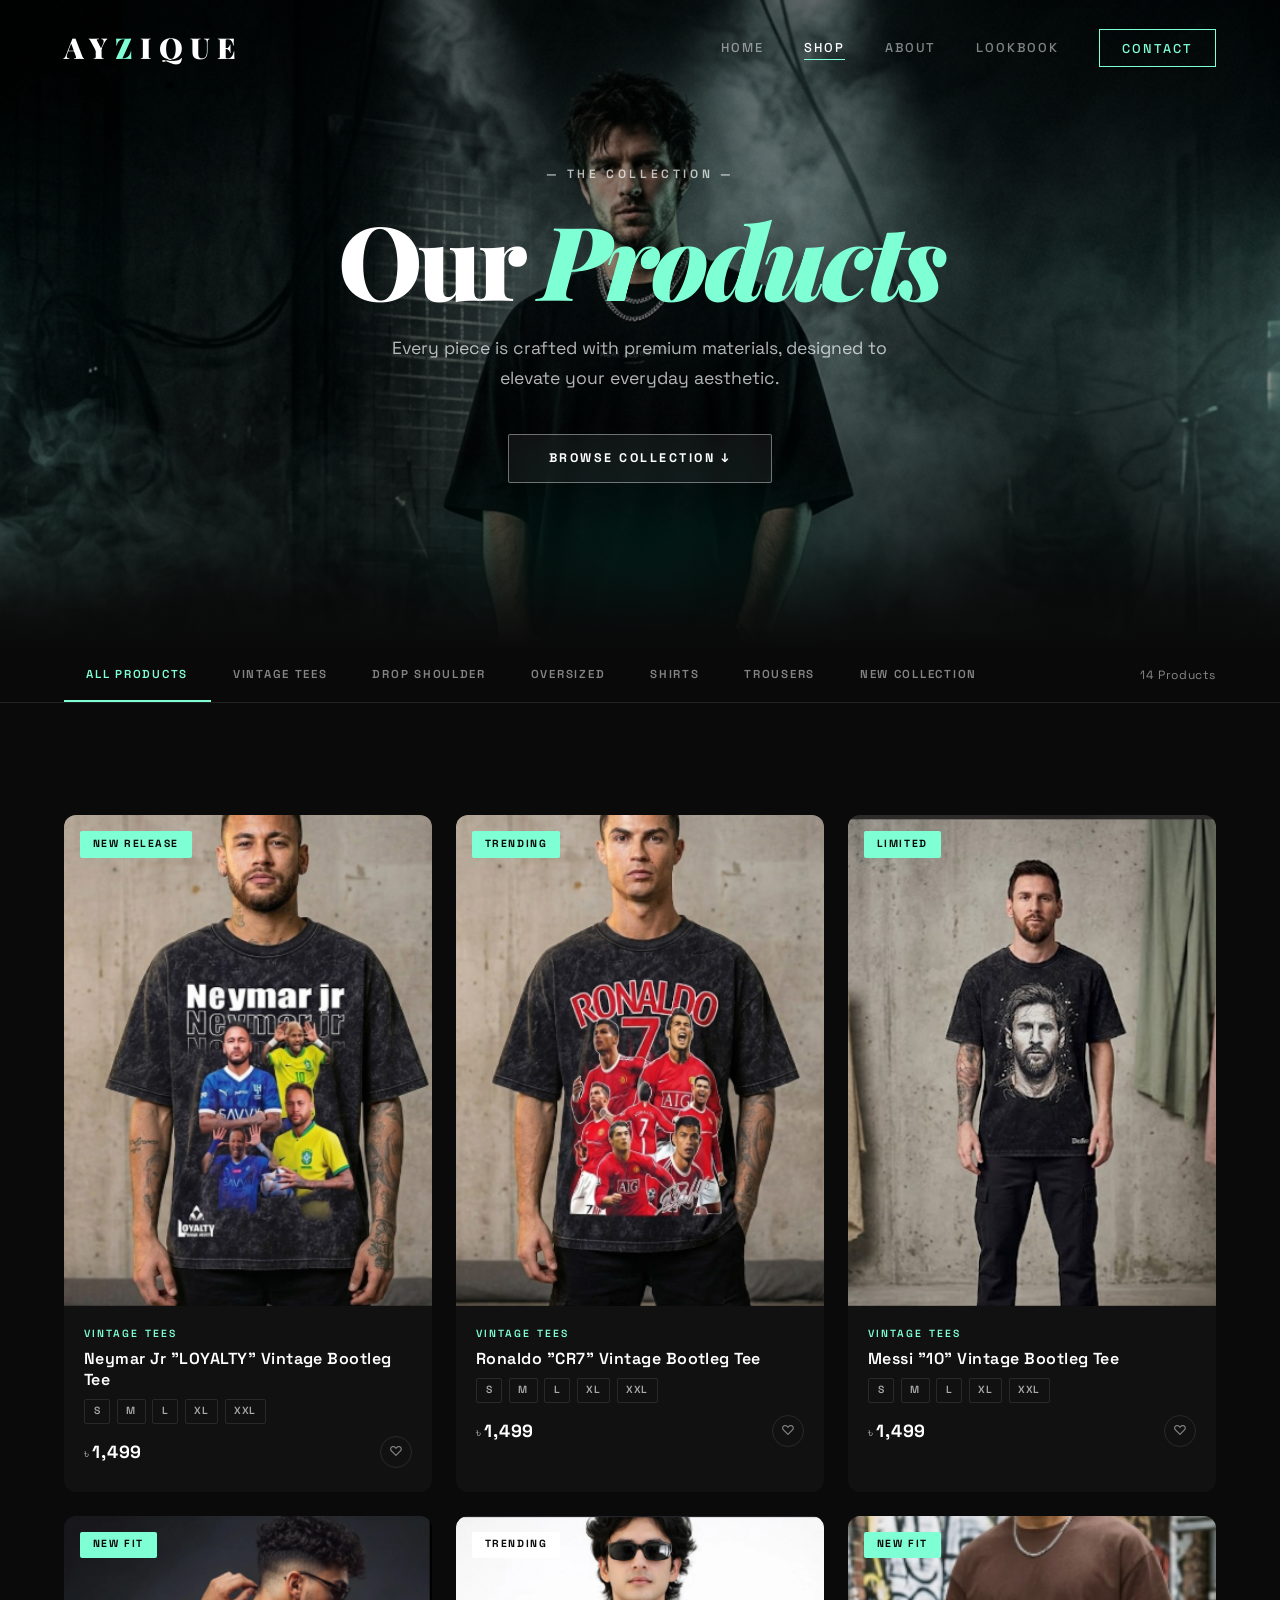
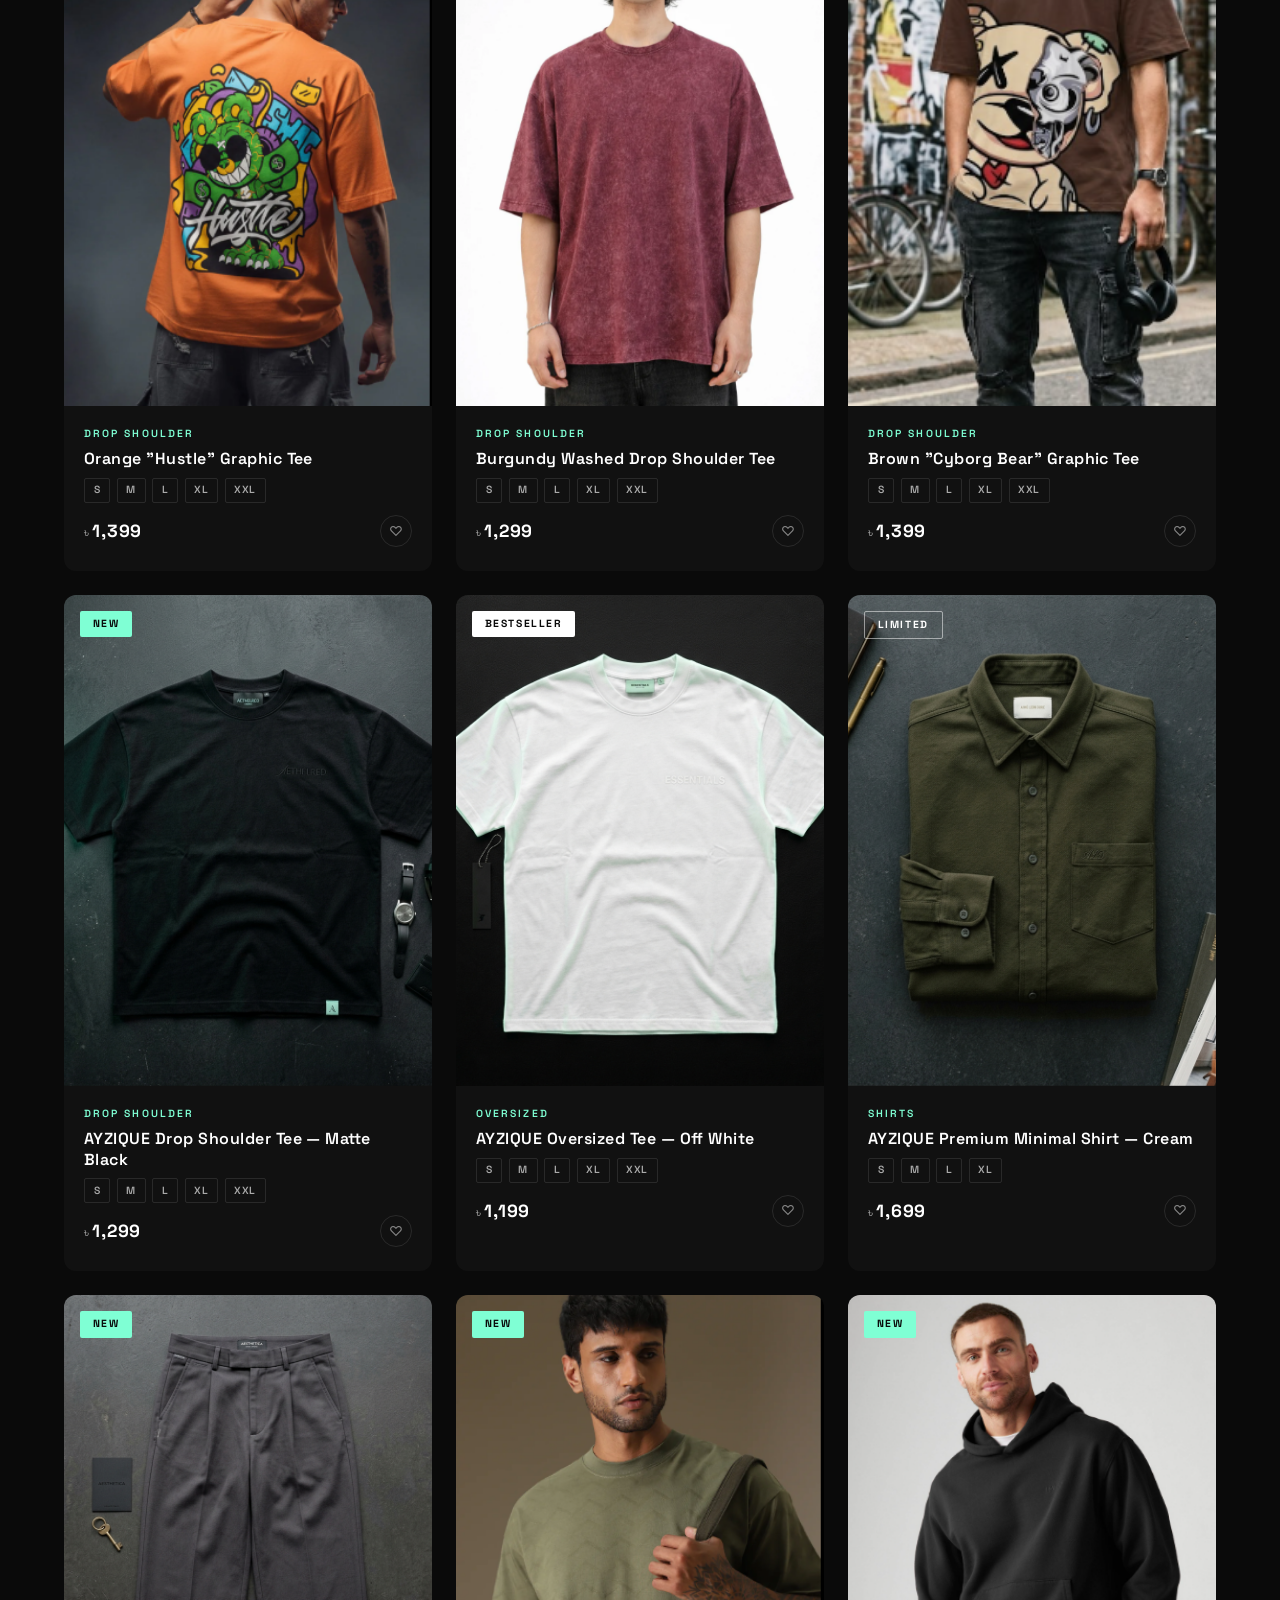
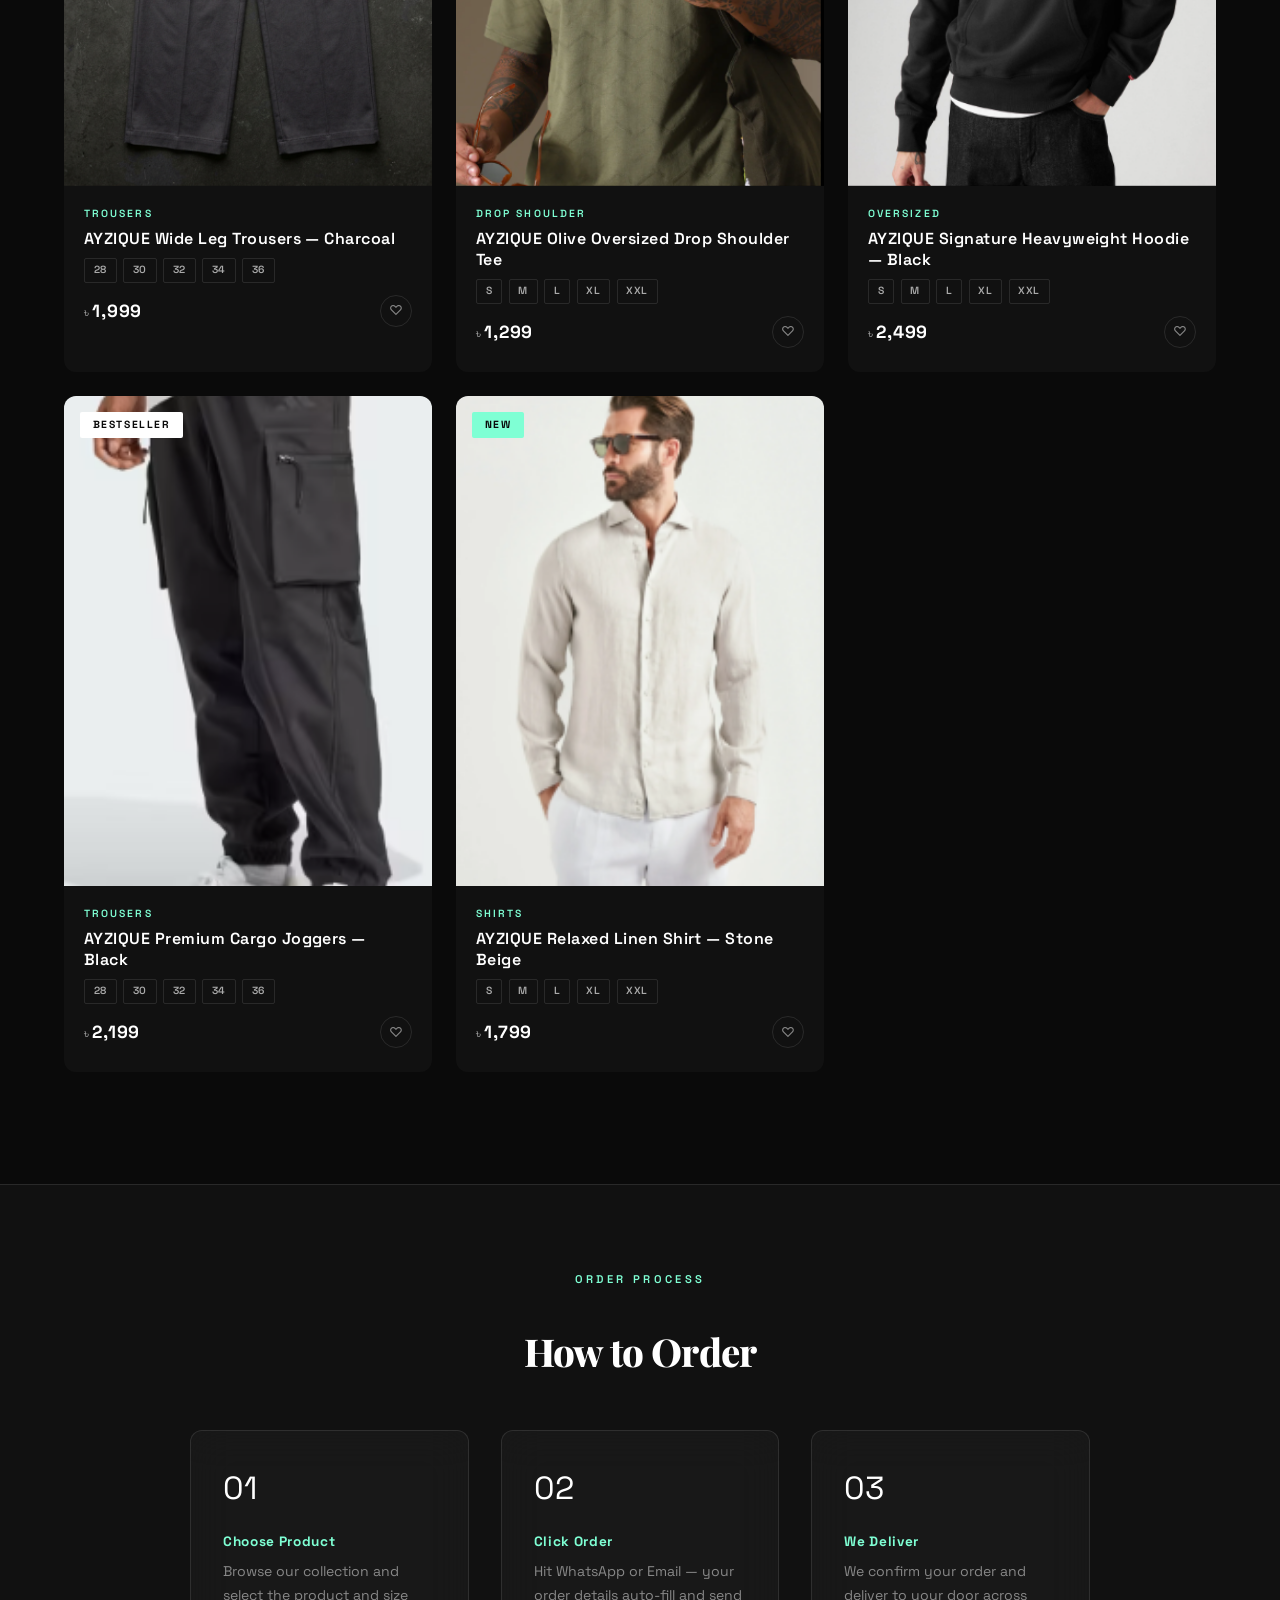
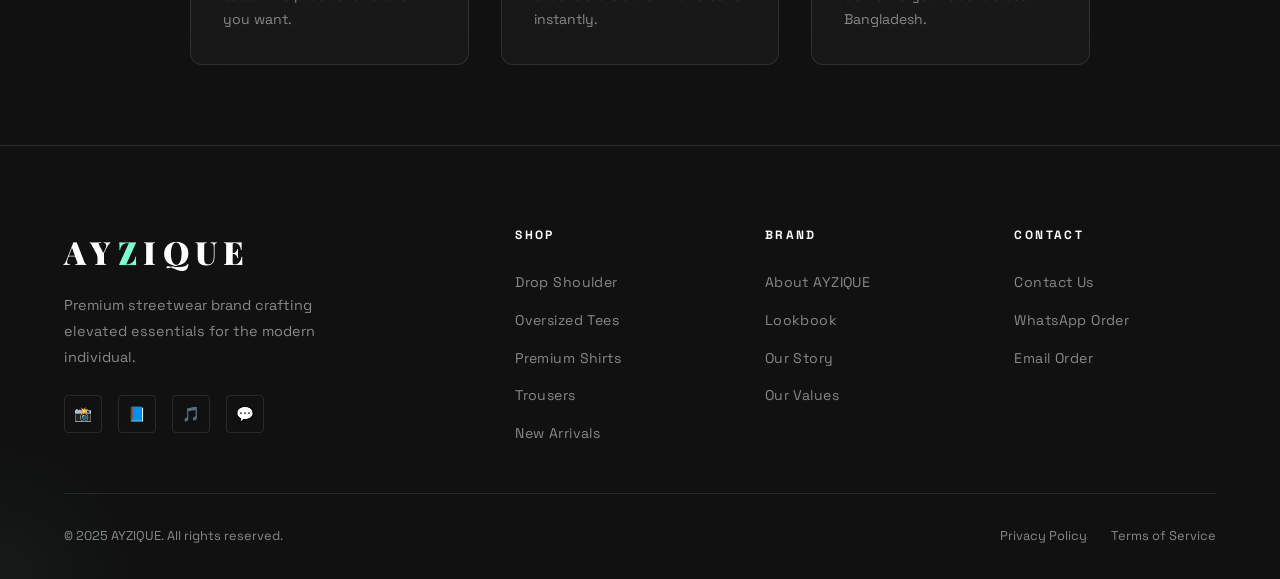
<file: shop.html>
<!DOCTYPE html>
<html lang="en">
<head>
  <meta charset="UTF-8" />
  <meta name="viewport" content="width=device-width, initial-scale=1.0" />
  <meta name="description" content="Shop AYZIQUE's premium streetwear collection. Drop shoulder tees, oversized fits, premium shirts, trousers and more. Order via WhatsApp or Email." />
  <meta name="keywords" content="AYZIQUE shop, buy streetwear, premium oversized tee, drop shoulder shirt, luxury fashion Bangladesh" />
  <title>Shop — AYZIQUE Premium Streetwear</title>
  <link rel="stylesheet" href="css/style.css" />
  <link rel="stylesheet" href="css/shop.css" />
</head>
<body>

<!-- LOADER -->
<div id="loader">
  <div class="loader-logo">AY<span>Z</span>IQUE</div>
  <div class="loader-bar"><div class="loader-bar-fill"></div></div>
</div>

<!-- NAVBAR -->
<nav class="navbar" id="navbar">
  <a href="index.html" class="nav-logo">AY<span>Z</span>IQUE</a>
  <ul class="nav-links">
    <li><a href="index.html">Home</a></li>
    <li><a href="shop.html" class="active">Shop</a></li>
    <li><a href="about.html">About</a></li>
    <li><a href="lookbook.html">Lookbook</a></li>
    <li><a href="contact.html" class="nav-cta">Contact</a></li>
  </ul>
  <div class="hamburger" id="hamburger"><span></span><span></span><span></span></div>
</nav>

<!-- Mobile Nav -->
<div class="mobile-nav" id="mobileNav">
  <a href="index.html">Home</a>
  <a href="shop.html">Shop</a>
  <a href="about.html">About</a>
  <a href="lookbook.html">Lookbook</a>
  <a href="contact.html">Contact</a>
</div>

<!-- SHOP HERO -->
<section class="shop-hero" style="position:relative; min-height:72vh; display:flex; align-items:center; justify-content:center; overflow:hidden; padding:0;">
  <!-- Hero Image -->
  <img src="images/shop-hero.png" alt="AYZIQUE Shop — Premium Streetwear Collection"
       style="position:absolute; inset:0; width:100%; height:100%; object-fit:cover; object-position:center top; z-index:0;" />
  <!-- Dark gradient overlay -->
  <div style="position:absolute; inset:0; background:linear-gradient(to bottom, rgba(0,0,0,0.55) 0%, rgba(0,0,0,0.3) 40%, rgba(0,0,0,0.8) 100%); z-index:1;"></div>
  <!-- Teal accent glow -->
  <div style="position:absolute; bottom:-80px; left:50%; transform:translateX(-50%); width:600px; height:300px; background:radial-gradient(ellipse, rgba(0,220,180,0.12), transparent 70%); z-index:2; pointer-events:none;"></div>
  <!-- Content -->
  <div style="position:relative; z-index:3; text-align:center; padding:0 5%;">
    <div class="shop-hero-tag reveal" style="color:rgba(255,255,255,0.7); letter-spacing:0.3em; font-size:0.75rem; font-weight:600; text-transform:uppercase; margin-bottom:1.5rem;">— The Collection —</div>
    <h1 class="shop-hero-title reveal delay-1"
        style="font-family:var(--font-display); font-size:clamp(3rem,8vw,6.5rem); font-weight:900; line-height:1; letter-spacing:-0.04em; margin-bottom:1.5rem; color:#fff;">
      Our <em style="font-style:italic; color:var(--mint);">Products</em>
    </h1>
    <p class="shop-hero-sub reveal delay-2"
       style="font-size:clamp(0.9rem,1.5vw,1.1rem); color:rgba(255,255,255,0.7); max-width:500px; margin:0 auto 2.5rem; line-height:1.7;">
      Every piece is crafted with premium materials, designed to elevate your everyday aesthetic.
    </p>
    <div class="reveal delay-3">
      <a href="#productGrid" style="display:inline-block; border:1px solid rgba(255,255,255,0.4); color:#fff; padding:0.85rem 2.5rem; font-size:0.78rem; font-weight:700; letter-spacing:0.2em; text-transform:uppercase; text-decoration:none; backdrop-filter:blur(8px); background:rgba(255,255,255,0.06); border-radius:2px; transition:all 0.3s ease;" onmouseover="this.style.background='rgba(0,220,180,0.15)';this.style.borderColor='var(--mint)';this.style.color='var(--mint)'" onmouseout="this.style.background='rgba(255,255,255,0.06)';this.style.borderColor='rgba(255,255,255,0.4)';this.style.color='#fff'">Browse Collection ↓</a>
    </div>
  </div>
  <!-- Bottom fade into page -->
  <div style="position:absolute; bottom:0; left:0; right:0; height:120px; background:linear-gradient(to bottom, transparent, var(--black)); z-index:4;"></div>
</section>

<!-- FILTER BAR -->
<div class="filter-bar" id="filterBar">
  <div class="filter-tabs">
    <button class="filter-tab active" data-filter="all">All Products</button>
    <button class="filter-tab" data-filter="vintage">Vintage Tees</button>
    <button class="filter-tab" data-filter="dropshoulder">Drop Shoulder</button>
    <button class="filter-tab" data-filter="oversized">Oversized</button>
    <button class="filter-tab" data-filter="shirts">Shirts</button>
    <button class="filter-tab" data-filter="pants">Trousers</button>
    <button class="filter-tab" data-filter="new">New Collection</button>
  </div>
  <div class="filter-right">
    <span class="filter-count">14 Products</span>
  </div>
</div>

<!-- PRODUCT GRID -->
<section class="section shop-section">
  <div class="product-grid" id="productGrid">

    <!-- Product: Neymar Jr Vintage Tee -->
    <div class="product-card reveal delay-1"
         data-category="vintage dropshoulder new"
         data-product="Neymar Jr &quot;LOYALTY&quot; Vintage Bootleg Tee"
         data-price="৳1,499"
         data-sizes="S,M,L,XL,XXL">
      <div class="product-img-wrap">
        <img src="images/product-neymar.png" alt="Neymar Jr Vintage Bootleg Tee" class="product-img" />
        <div class="product-badge badge-new">New Release</div>
        <div class="product-quick-view">
          <button class="product-quick-btn quick-wa">📲 WhatsApp</button>
          <button class="product-quick-btn quick-email">✉ Email</button>
        </div>
      </div>
      <div class="product-info">
        <div class="product-category">Vintage Tees</div>
        <div class="product-name">Neymar Jr "LOYALTY" Vintage Bootleg Tee</div>
        <div class="product-sizes">
          <span class="size-tag">S</span><span class="size-tag">M</span><span class="size-tag">L</span><span class="size-tag">XL</span><span class="size-tag">XXL</span>
        </div>
        <div class="product-price-row">
          <div class="product-price"><span class="currency">৳</span>1,499</div>
          <button class="product-wishlist" aria-label="Wishlist">♡</button>
        </div>
      </div>
    </div>

    <!-- Product: Ronaldo Vintage Tee -->
    <div class="product-card reveal delay-2"
         data-category="vintage dropshoulder new"
         data-product="Ronaldo &quot;CR7&quot; Vintage Bootleg Tee"
         data-price="৳1,499"
         data-sizes="S,M,L,XL,XXL">
      <div class="product-img-wrap">
        <img src="images/product-ronaldo.png" alt="Ronaldo CR7 Vintage Bootleg Tee" class="product-img" />
        <div class="product-badge badge-new">Trending</div>
        <div class="product-quick-view">
          <button class="product-quick-btn quick-wa">📲 WhatsApp</button>
          <button class="product-quick-btn quick-email">✉ Email</button>
        </div>
      </div>
      <div class="product-info">
        <div class="product-category">Vintage Tees</div>
        <div class="product-name">Ronaldo "CR7" Vintage Bootleg Tee</div>
        <div class="product-sizes">
          <span class="size-tag">S</span><span class="size-tag">M</span><span class="size-tag">L</span><span class="size-tag">XL</span><span class="size-tag">XXL</span>
        </div>
        <div class="product-price-row">
          <div class="product-price"><span class="currency">৳</span>1,499</div>
          <button class="product-wishlist" aria-label="Wishlist">♡</button>
        </div>
      </div>
    </div>

    <!-- Product: Messi Vintage Tee -->
    <div class="product-card reveal delay-3"
         data-category="vintage dropshoulder new"
         data-product="Messi &quot;10&quot; Vintage Bootleg Tee"
         data-price="৳1,499"
         data-sizes="S,M,L,XL,XXL">
      <div class="product-img-wrap">
        <img src="images/product-messi.png" alt="Messi 10 Vintage Bootleg Tee" class="product-img" />
        <div class="product-badge badge-new">Limited</div>
        <div class="product-quick-view">
          <button class="product-quick-btn quick-wa">📲 WhatsApp</button>
          <button class="product-quick-btn quick-email">✉ Email</button>
        </div>
      </div>
      <div class="product-info">
        <div class="product-category">Vintage Tees</div>
        <div class="product-name">Messi "10" Vintage Bootleg Tee</div>
        <div class="product-sizes">
          <span class="size-tag">S</span><span class="size-tag">M</span><span class="size-tag">L</span><span class="size-tag">XL</span><span class="size-tag">XXL</span>
        </div>
        <div class="product-price-row">
          <div class="product-price"><span class="currency">৳</span>1,499</div>
          <button class="product-wishlist" aria-label="Wishlist">♡</button>
        </div>
      </div>
    </div>

    <!-- Product: Orange Hustle Tee -->
    <div class="product-card reveal delay-1"
         data-category="dropshoulder new"
         data-product="Orange &quot;Hustle&quot; Oversized Tee"
         data-price="৳1,399"
         data-sizes="S,M,L,XL,XXL">
      <div class="product-img-wrap">
        <img src="images/product-hustle.png" alt="Orange Hustle Graphic Tee" class="product-img" />
        <div class="product-badge badge-new">New Fit</div>
        <div class="product-quick-view">
          <button class="product-quick-btn quick-wa">📲 WhatsApp</button>
          <button class="product-quick-btn quick-email">✉ Email</button>
        </div>
      </div>
      <div class="product-info">
        <div class="product-category">Drop Shoulder</div>
        <div class="product-name">Orange "Hustle" Graphic Tee</div>
        <div class="product-sizes">
          <span class="size-tag">S</span><span class="size-tag">M</span><span class="size-tag">L</span><span class="size-tag">XL</span><span class="size-tag">XXL</span>
        </div>
        <div class="product-price-row">
          <div class="product-price"><span class="currency">৳</span>1,399</div>
          <button class="product-wishlist" aria-label="Wishlist">♡</button>
        </div>
      </div>
    </div>

    <!-- Product: Burgundy Washed Tee -->
    <div class="product-card reveal delay-2"
         data-category="dropshoulder"
         data-product="Burgundy Washed Drop Shoulder Tee"
         data-price="৳1,299"
         data-sizes="S,M,L,XL,XXL">
      <div class="product-img-wrap">
        <img src="images/product-burgundy.png" alt="Burgundy Washed Drop Shoulder Tee" class="product-img" />
        <div class="product-badge badge-bestseller">Trending</div>
        <div class="product-quick-view">
          <button class="product-quick-btn quick-wa">📲 WhatsApp</button>
          <button class="product-quick-btn quick-email">✉ Email</button>
        </div>
      </div>
      <div class="product-info">
        <div class="product-category">Drop Shoulder</div>
        <div class="product-name">Burgundy Washed Drop Shoulder Tee</div>
        <div class="product-sizes">
          <span class="size-tag">S</span><span class="size-tag">M</span><span class="size-tag">L</span><span class="size-tag">XL</span><span class="size-tag">XXL</span>
        </div>
        <div class="product-price-row">
          <div class="product-price"><span class="currency">৳</span>1,299</div>
          <button class="product-wishlist" aria-label="Wishlist">♡</button>
        </div>
      </div>
    </div>

    <!-- Product: Brown Cybear Tee -->
    <div class="product-card reveal delay-3"
         data-category="dropshoulder new"
         data-product="Brown &quot;Cyborg Bear&quot; Oversized Tee"
         data-price="৳1,399"
         data-sizes="S,M,L,XL,XXL">
      <div class="product-img-wrap">
        <img src="images/product-cybear.png" alt="Brown Cyborg Bear Tee" class="product-img" />
        <div class="product-badge badge-new">New Fit</div>
        <div class="product-quick-view">
          <button class="product-quick-btn quick-wa">📲 WhatsApp</button>
          <button class="product-quick-btn quick-email">✉ Email</button>
        </div>
      </div>
      <div class="product-info">
        <div class="product-category">Drop Shoulder</div>
        <div class="product-name">Brown "Cyborg Bear" Graphic Tee</div>
        <div class="product-sizes">
          <span class="size-tag">S</span><span class="size-tag">M</span><span class="size-tag">L</span><span class="size-tag">XL</span><span class="size-tag">XXL</span>
        </div>
        <div class="product-price-row">
          <div class="product-price"><span class="currency">৳</span>1,399</div>
          <button class="product-wishlist" aria-label="Wishlist">♡</button>
        </div>
      </div>
    </div>

    <!-- Product 1: Drop Shoulder Black -->
    <div class="product-card reveal delay-1"
         data-category="dropshoulder new"
         data-product="Drop Shoulder Tee — Matte Black"
         data-price="৳1,299"
         data-sizes="S,M,L,XL,XXL">
      <div class="product-img-wrap">
        <img src="images/product-dropshoulder.png" alt="Drop Shoulder Tee Matte Black" class="product-img" />
        <div class="product-badge badge-new">New</div>
        <div class="product-quick-view">
          <button class="product-quick-btn quick-wa">📲 WhatsApp</button>
          <button class="product-quick-btn quick-email">✉ Email</button>
        </div>
      </div>
      <div class="product-info">
        <div class="product-category">Drop Shoulder</div>
        <div class="product-name">AYZIQUE Drop Shoulder Tee — Matte Black</div>
        <div class="product-sizes">
          <span class="size-tag">S</span><span class="size-tag">M</span><span class="size-tag">L</span><span class="size-tag">XL</span><span class="size-tag">XXL</span>
        </div>
        <div class="product-price-row">
          <div class="product-price"><span class="currency">৳</span>1,299</div>
          <button class="product-wishlist" aria-label="Wishlist">♡</button>
        </div>
      </div>
    </div>

    <!-- Product 2: Oversized White -->
    <div class="product-card reveal delay-2"
         data-category="oversized"
         data-product="Oversized Tee — Off White"
         data-price="৳1,199"
         data-sizes="S,M,L,XL,XXL">
      <div class="product-img-wrap">
        <img src="images/product-oversized.png" alt="Oversized Tee Off White" class="product-img" />
        <div class="product-badge badge-bestseller">Bestseller</div>
        <div class="product-quick-view">
          <button class="product-quick-btn quick-wa">📲 WhatsApp</button>
          <button class="product-quick-btn quick-email">✉ Email</button>
        </div>
      </div>
      <div class="product-info">
        <div class="product-category">Oversized</div>
        <div class="product-name">AYZIQUE Oversized Tee — Off White</div>
        <div class="product-sizes">
          <span class="size-tag">S</span><span class="size-tag">M</span><span class="size-tag">L</span><span class="size-tag">XL</span><span class="size-tag">XXL</span>
        </div>
        <div class="product-price-row">
          <div class="product-price"><span class="currency">৳</span>1,199</div>
          <button class="product-wishlist" aria-label="Wishlist">♡</button>
        </div>
      </div>
    </div>

    <!-- Product 3: Premium Shirt -->
    <div class="product-card reveal delay-3"
         data-category="shirts"
         data-product="Premium Minimal Shirt — Cream"
         data-price="৳1,699"
         data-sizes="S,M,L,XL,XXL">
      <div class="product-img-wrap">
        <img src="images/product-shirt.png" alt="Premium Minimal Shirt Cream" class="product-img" />
        <div class="product-badge badge-limited">Limited</div>
        <div class="product-quick-view">
          <button class="product-quick-btn quick-wa">📲 WhatsApp</button>
          <button class="product-quick-btn quick-email">✉ Email</button>
        </div>
      </div>
      <div class="product-info">
        <div class="product-category">Shirts</div>
        <div class="product-name">AYZIQUE Premium Minimal Shirt — Cream</div>
        <div class="product-sizes">
          <span class="size-tag">S</span><span class="size-tag">M</span><span class="size-tag">L</span><span class="size-tag">XL</span>
        </div>
        <div class="product-price-row">
          <div class="product-price"><span class="currency">৳</span>1,699</div>
          <button class="product-wishlist" aria-label="Wishlist">♡</button>
        </div>
      </div>
    </div>

    <!-- Product 4: Wide Leg Trousers -->
    <div class="product-card reveal delay-4"
         data-category="pants new"
         data-product="Wide Leg Trousers — Charcoal"
         data-price="৳1,999"
         data-sizes="28,30,32,34,36">
      <div class="product-img-wrap">
        <img src="images/product-trousers.png" alt="Wide Leg Trousers Charcoal" class="product-img" />
        <div class="product-badge badge-new">New</div>
        <div class="product-quick-view">
          <button class="product-quick-btn quick-wa">📲 WhatsApp</button>
          <button class="product-quick-btn quick-email">✉ Email</button>
        </div>
      </div>
      <div class="product-info">
        <div class="product-category">Trousers</div>
        <div class="product-name">AYZIQUE Wide Leg Trousers — Charcoal</div>
        <div class="product-sizes">
          <span class="size-tag">28</span><span class="size-tag">30</span><span class="size-tag">32</span><span class="size-tag">34</span><span class="size-tag">36</span>
        </div>
        <div class="product-price-row">
          <div class="product-price"><span class="currency">৳</span>1,999</div>
          <button class="product-wishlist" aria-label="Wishlist">♡</button>
        </div>
      </div>
    </div>

    <!-- Product 5: Drop Shoulder Olive -->
    <div class="product-card reveal delay-1"
         data-category="dropshoulder oversized new"
         data-product="AYZIQUE Olive Oversized Drop Shoulder Tee"
         data-price="৳1,299"
         data-sizes="S,M,L,XL,XXL">
      <div class="product-img-wrap">
        <img src="images/product-olive.png" alt="AYZIQUE Olive Oversized Drop Shoulder Tee" class="product-img" />
        <div class="product-badge badge-new">New</div>
        <div class="product-quick-view">
          <button class="product-quick-btn quick-wa">📲 WhatsApp</button>
          <button class="product-quick-btn quick-email">✉ Email</button>
        </div>
      </div>
      <div class="product-info">
        <div class="product-category">Drop Shoulder</div>
        <div class="product-name">AYZIQUE Olive Oversized Drop Shoulder Tee</div>
        <div class="product-sizes">
          <span class="size-tag">S</span><span class="size-tag">M</span><span class="size-tag">L</span><span class="size-tag">XL</span><span class="size-tag">XXL</span>
        </div>
        <div class="product-price-row">
          <div class="product-price"><span class="currency">৳</span>1,299</div>
          <button class="product-wishlist" aria-label="Wishlist">♡</button>
        </div>
      </div>
    </div>

    <!-- Product 6: Signature Hoodie -->
    <div class="product-card reveal delay-2"
         data-category="oversized new"
         data-product="AYZIQUE Signature Heavyweight Hoodie — Black"
         data-price="৳2,499"
         data-sizes="S,M,L,XL,XXL">
      <div class="product-img-wrap">
        <img src="images/product-hoodie.png" alt="AYZIQUE Signature Heavyweight Hoodie Black" class="product-img" />
        <div class="product-badge badge-new">New</div>
        <div class="product-quick-view">
          <button class="product-quick-btn quick-wa">📲 WhatsApp</button>
          <button class="product-quick-btn quick-email">✉ Email</button>
        </div>
      </div>
      <div class="product-info">
        <div class="product-category">Oversized</div>
        <div class="product-name">AYZIQUE Signature Heavyweight Hoodie — Black</div>
        <div class="product-sizes">
          <span class="size-tag">S</span><span class="size-tag">M</span><span class="size-tag">L</span><span class="size-tag">XL</span><span class="size-tag">XXL</span>
        </div>
        <div class="product-price-row">
          <div class="product-price"><span class="currency">৳</span>2,499</div>
          <button class="product-wishlist" aria-label="Wishlist">♡</button>
        </div>
      </div>
    </div>

    <!-- Product 7: Cargo Trousers -->
    <div class="product-card reveal delay-3"
         data-category="pants new"
         data-product="AYZIQUE Premium Cargo Joggers — Black"
         data-price="৳2,199"
         data-sizes="28,30,32,34,36">
      <div class="product-img-wrap">
        <img src="images/product-cargo.png" alt="AYZIQUE Premium Cargo Joggers Black" class="product-img" />
        <div class="product-badge badge-bestseller">Bestseller</div>
        <div class="product-quick-view">
          <button class="product-quick-btn quick-wa">📲 WhatsApp</button>
          <button class="product-quick-btn quick-email">✉ Email</button>
        </div>
      </div>
      <div class="product-info">
        <div class="product-category">Trousers</div>
        <div class="product-name">AYZIQUE Premium Cargo Joggers — Black</div>
        <div class="product-sizes">
          <span class="size-tag">28</span><span class="size-tag">30</span><span class="size-tag">32</span><span class="size-tag">34</span><span class="size-tag">36</span>
        </div>
        <div class="product-price-row">
          <div class="product-price"><span class="currency">৳</span>2,199</div>
          <button class="product-wishlist" aria-label="Wishlist">♡</button>
        </div>
      </div>
    </div>

    <!-- Product 8: Linen Shirt -->
    <div class="product-card reveal delay-4"
         data-category="shirts new"
         data-product="AYZIQUE Relaxed Linen Shirt — Stone Beige"
         data-price="৳1,799"
         data-sizes="S,M,L,XL,XXL">
      <div class="product-img-wrap">
        <img src="images/product-linen.png" alt="AYZIQUE Relaxed Linen Shirt Stone Beige" class="product-img" />
        <div class="product-badge badge-new">New</div>
        <div class="product-quick-view">
          <button class="product-quick-btn quick-wa">📲 WhatsApp</button>
          <button class="product-quick-btn quick-email">✉ Email</button>
        </div>
      </div>
      <div class="product-info">
        <div class="product-category">Shirts</div>
        <div class="product-name">AYZIQUE Relaxed Linen Shirt — Stone Beige</div>
        <div class="product-sizes">
          <span class="size-tag">S</span><span class="size-tag">M</span><span class="size-tag">L</span><span class="size-tag">XL</span><span class="size-tag">XXL</span>
        </div>
        <div class="product-price-row">
          <div class="product-price"><span class="currency">৳</span>1,799</div>
          <button class="product-wishlist" aria-label="Wishlist">♡</button>
        </div>
      </div>
    </div>

  </div><!-- /product-grid -->
</section>

<!-- ORDER SECTION CTA -->
<section style="background:var(--black-2); padding:5rem 5%; text-align:center; border-top:1px solid var(--border);">
  <div class="reveal">
    <span class="section-tag">Order Process</span>
    <h2 style="font-family:var(--font-display);font-size:clamp(1.8rem,3vw,2.8rem);font-weight:800;letter-spacing:-0.02em;margin:1rem 0;">How to Order</h2>
  </div>
  <div style="display:grid;grid-template-columns:repeat(3,1fr);gap:2rem;max-width:900px;margin:3rem auto 0;text-align:left;" class="reveal delay-2">
    <div class="glass-card" style="padding:2rem;">
      <div style="font-size:2rem;margin-bottom:1rem;">01</div>
      <div style="font-size:0.85rem;font-weight:700;letter-spacing:0.05em;margin-bottom:0.5rem;color:var(--mint);">Choose Product</div>
      <div style="font-size:0.88rem;color:var(--gray);line-height:1.7;">Browse our collection and select the product and size you want.</div>
    </div>
    <div class="glass-card" style="padding:2rem;">
      <div style="font-size:2rem;margin-bottom:1rem;">02</div>
      <div style="font-size:0.85rem;font-weight:700;letter-spacing:0.05em;margin-bottom:0.5rem;color:var(--mint);">Click Order</div>
      <div style="font-size:0.88rem;color:var(--gray);line-height:1.7;">Hit WhatsApp or Email — your order details auto-fill and send instantly.</div>
    </div>
    <div class="glass-card" style="padding:2rem;">
      <div style="font-size:2rem;margin-bottom:1rem;">03</div>
      <div style="font-size:0.85rem;font-weight:700;letter-spacing:0.05em;margin-bottom:0.5rem;color:var(--mint);">We Deliver</div>
      <div style="font-size:0.88rem;color:var(--gray);line-height:1.7;">We confirm your order and deliver to your door across Bangladesh.</div>
    </div>
  </div>
</section>

<!-- FOOTER -->
<footer class="footer">
  <div class="footer-grid">
    <div>
      <div class="footer-brand-name">AY<span>Z</span>IQUE</div>
      <p class="footer-desc">Premium streetwear brand crafting elevated essentials for the modern individual.</p>
      <div class="footer-social">
        <a href="#" aria-label="Instagram">📸</a>
        <a href="#" aria-label="Facebook">📘</a>
        <a href="#" aria-label="TikTok">🎵</a>
        <a href="https://wa.me/8801XXXXXXXXX" aria-label="WhatsApp">💬</a>
      </div>
    </div>
    <div class="footer-col">
      <div class="footer-col-title">Shop</div>
      <ul>
        <li><a href="shop.html">Drop Shoulder</a></li>
        <li><a href="shop.html">Oversized Tees</a></li>
        <li><a href="shop.html">Premium Shirts</a></li>
        <li><a href="shop.html">Trousers</a></li>
        <li><a href="shop.html">New Arrivals</a></li>
      </ul>
    </div>
    <div class="footer-col">
      <div class="footer-col-title">Brand</div>
      <ul>
        <li><a href="about.html">About AYZIQUE</a></li>
        <li><a href="lookbook.html">Lookbook</a></li>
        <li><a href="about.html">Our Story</a></li>
        <li><a href="about.html">Our Values</a></li>
      </ul>
    </div>
    <div class="footer-col">
      <div class="footer-col-title">Contact</div>
      <ul>
        <li><a href="contact.html">Contact Us</a></li>
        <li><a href="https://wa.me/8801XXXXXXXXX">WhatsApp Order</a></li>
        <li><a href="mailto:orders@ayzique.com">Email Order</a></li>
      </ul>
    </div>
  </div>
  <div class="footer-bottom">
    <span>© 2025 AYZIQUE. All rights reserved.</span>
    <div class="footer-bottom-links">
      <a href="#">Privacy Policy</a>
      <a href="#">Terms of Service</a>
    </div>
  </div>
</footer>

<!-- ORDER MODAL -->
<div class="modal-overlay" id="orderModal">
  <div class="modal">
    <div class="modal-header">
      <h2 class="modal-title">Place Your Order</h2>
      <button class="modal-close" aria-label="Close">✕</button>
    </div>
    <div class="modal-product-name">Product Name</div>
    <div class="form-group">
      <label class="form-label" for="orderName">Your Full Name *</label>
      <input class="form-input" type="text" id="orderName" placeholder="Enter your full name" />
    </div>
    <div class="form-group">
      <label class="form-label" for="orderPhone">Phone Number *</label>
      <input class="form-input" type="tel" id="orderPhone" placeholder="+880 XXXX XXXXXX" />
    </div>
    <div class="form-group">
      <label class="form-label" for="orderSize">Select Size *</label>
      <select class="form-input form-select" id="orderSize">
        <option value="">Select Size</option>
      </select>
    </div>
    <div class="form-group">
      <label class="form-label" for="orderQty">Quantity</label>
      <input class="form-input" type="number" id="orderQty" min="1" max="10" value="1" />
    </div>
    <div class="form-group">
      <label class="form-label" for="orderNotes">Delivery Address / Notes</label>
      <textarea class="form-input form-textarea" id="orderNotes" placeholder="Your delivery address and any special notes..."></textarea>
    </div>
    <div class="modal-actions">
      <button class="btn btn-whatsapp" id="sendWhatsapp"><span>📲 Order via WhatsApp</span></button>
      <button class="btn btn-email" id="sendEmail"><span>✉ Order via Email</span></button>
    </div>
  </div>
</div>

<script src="js/main.js"></script>
</body>
</html>
</file>
<file: css/style.css>
/* ============================================================
   AYZIQUE — Premium Streetwear Brand
   Global Stylesheet
   ============================================================ */

@import url('https://fonts.googleapis.com/css2?family=Inter:wght@300;400;500;600;700;800;900&family=Playfair+Display:ital,wght@0,700;0,800;0,900;1,700;1,800&family=Space+Grotesk:wght@300;400;500;600;700&display=swap');

/* ============================================================
   CSS CUSTOM PROPERTIES
   ============================================================ */
:root {
  --black: #0A0A0A;
  --black-2: #111111;
  --black-3: #1a1a1a;
  --black-4: #222222;
  --white: #FFFFFF;
  --white-dim: rgba(255, 255, 255, 0.85);
  --white-muted: rgba(255, 255, 255, 0.5);
  --white-faint: rgba(255, 255, 255, 0.08);
  --mint: #7FFFD4;
  --mint-dim: rgba(127, 255, 212, 0.7);
  --mint-glow: rgba(127, 255, 212, 0.15);
  --mint-faint: rgba(127, 255, 212, 0.05);
  --gray: #888888;
  --gray-light: #AAAAAA;
  --border: rgba(255, 255, 255, 0.1);
  --border-mint: rgba(127, 255, 212, 0.2);
  --font-main: 'Space Grotesk', 'Inter', sans-serif;
  --font-display: 'Playfair Display', serif;
  --transition: all 0.4s cubic-bezier(0.25, 0.46, 0.45, 0.94);
  --transition-fast: all 0.2s cubic-bezier(0.25, 0.46, 0.45, 0.94);
  --transition-slow: all 0.7s cubic-bezier(0.25, 0.46, 0.45, 0.94);
  --shadow-glow: 0 0 40px rgba(127, 255, 212, 0.12);
  --shadow-card: 0 20px 60px rgba(0, 0, 0, 0.5);
  --radius: 4px;
  --radius-lg: 12px;
}

/* ============================================================
   RESET & BASE
   ============================================================ */
*, *::before, *::after {
  margin: 0;
  padding: 0;
  box-sizing: border-box;
}

html {
  scroll-behavior: smooth;
  font-size: 16px;
  overflow-x: hidden;
}

body {
  font-family: var(--font-main);
  background-color: var(--black);
  color: var(--white);
  line-height: 1.6;
  overflow-x: hidden;
  -webkit-font-smoothing: antialiased;
  -moz-osx-font-smoothing: grayscale;
}

img {
  max-width: 100%;
  display: block;
  object-fit: cover;
}

a {
  text-decoration: none;
  color: inherit;
}

ul { list-style: none; }

button {
  border: none;
  cursor: pointer;
  font-family: var(--font-main);
  background: none;
}

input, textarea, select {
  font-family: var(--font-main);
}

/* ============================================================
   CUSTOM SCROLLBAR
   ============================================================ */
::-webkit-scrollbar { width: 4px; }
::-webkit-scrollbar-track { background: var(--black); }
::-webkit-scrollbar-thumb { background: var(--mint); border-radius: 2px; }

/* ============================================================
   LOADING SCREEN
   ============================================================ */
#loader {
  position: fixed;
  inset: 0;
  background: var(--black);
  z-index: 99999;
  display: flex;
  flex-direction: column;
  align-items: center;
  justify-content: center;
  transition: opacity 0.8s ease, visibility 0.8s ease;
}

#loader.hidden {
  opacity: 0;
  visibility: hidden;
  pointer-events: none;
}

.loader-logo {
  font-family: var(--font-display);
  font-size: clamp(2rem, 5vw, 4rem);
  font-weight: 900;
  letter-spacing: 0.3em;
  color: var(--white);
  text-transform: uppercase;
  margin-bottom: 2rem;
  animation: loaderPulse 1.5s ease-in-out infinite;
}

.loader-logo span { color: var(--mint); }

.loader-bar {
  width: 200px;
  height: 1px;
  background: var(--border);
  overflow: hidden;
  position: relative;
}

.loader-bar-fill {
  height: 100%;
  background: linear-gradient(90deg, transparent, var(--mint), transparent);
  animation: loaderFill 1.8s ease-in-out forwards;
}

@keyframes loaderPulse {
  0%, 100% { opacity: 1; }
  50% { opacity: 0.4; }
}

@keyframes loaderFill {
  0% { width: 0%; transform: translateX(-100%); }
  50% { width: 100%; transform: translateX(0%); }
  100% { width: 100%; transform: translateX(100%); }
}

/* ============================================================
   NAVBAR
   ============================================================ */
.navbar {
  position: fixed;
  top: 0;
  left: 0;
  right: 0;
  z-index: 9000;
  padding: 1.5rem 5%;
  display: flex;
  align-items: center;
  justify-content: space-between;
  transition: var(--transition);
}

.navbar.scrolled {
  background: rgba(10, 10, 10, 0.95);
  backdrop-filter: blur(20px);
  -webkit-backdrop-filter: blur(20px);
  padding: 1rem 5%;
  border-bottom: 1px solid var(--border);
}

.nav-logo {
  font-family: var(--font-display);
  font-size: 1.8rem;
  font-weight: 900;
  letter-spacing: 0.25em;
  text-transform: uppercase;
  color: var(--white);
  transition: var(--transition);
}

.nav-logo span { color: var(--mint); }

.nav-links {
  display: flex;
  align-items: center;
  gap: 2.5rem;
}

.nav-links a {
  font-size: 0.8rem;
  font-weight: 500;
  letter-spacing: 0.15em;
  text-transform: uppercase;
  color: var(--white-muted);
  transition: var(--transition-fast);
  position: relative;
}

.nav-links a::after {
  content: '';
  position: absolute;
  bottom: -4px;
  left: 0;
  width: 0;
  height: 1px;
  background: var(--mint);
  transition: width 0.3s ease;
}

.nav-links a:hover,
.nav-links a.active {
  color: var(--white);
}

.nav-links a:hover::after,
.nav-links a.active::after {
  width: 100%;
}

.nav-cta {
  font-size: 0.75rem;
  font-weight: 600;
  letter-spacing: 0.15em;
  text-transform: uppercase;
  padding: 0.6rem 1.4rem;
  border: 1px solid var(--mint);
  color: var(--mint) !important;
  transition: var(--transition) !important;
}

.nav-cta:hover {
  background: var(--mint) !important;
  color: var(--black) !important;
}

.nav-cta::after { display: none !important; }

/* Hamburger */
.hamburger {
  display: none;
  flex-direction: column;
  gap: 5px;
  cursor: pointer;
  padding: 4px;
  z-index: 9001;
}

.hamburger span {
  display: block;
  width: 24px;
  height: 1.5px;
  background: var(--white);
  transition: var(--transition);
}

.hamburger.open span:nth-child(1) { transform: translateY(6.5px) rotate(45deg); }
.hamburger.open span:nth-child(2) { opacity: 0; transform: scaleX(0); }
.hamburger.open span:nth-child(3) { transform: translateY(-6.5px) rotate(-45deg); }

/* Mobile Nav Drawer */
.mobile-nav {
  position: fixed;
  inset: 0;
  background: var(--black);
  z-index: 8999;
  display: flex;
  flex-direction: column;
  align-items: center;
  justify-content: center;
  gap: 2.5rem;
  transform: translateX(100%);
  transition: transform 0.5s cubic-bezier(0.77, 0, 0.175, 1);
}

.mobile-nav.open { transform: translateX(0); }

.mobile-nav a {
  font-family: var(--font-display);
  font-size: clamp(2rem, 6vw, 3.5rem);
  font-weight: 700;
  letter-spacing: 0.05em;
  color: var(--white-muted);
  transition: var(--transition);
  text-align: center;
}

.mobile-nav a:hover { color: var(--mint); }

/* ============================================================
   BUTTONS
   ============================================================ */
.btn {
  display: inline-flex;
  align-items: center;
  gap: 0.6rem;
  padding: 0.9rem 2.2rem;
  font-size: 0.75rem;
  font-weight: 600;
  letter-spacing: 0.18em;
  text-transform: uppercase;
  transition: var(--transition);
  cursor: pointer;
  border: none;
  position: relative;
  overflow: hidden;
}

.btn::before {
  content: '';
  position: absolute;
  inset: 0;
  transform: scaleX(0);
  transform-origin: left;
  transition: transform 0.4s cubic-bezier(0.25, 0.46, 0.45, 0.94);
}

.btn:hover::before { transform: scaleX(1); }

.btn-primary {
  background: var(--mint);
  color: var(--black);
}

.btn-primary::before { background: rgba(255,255,255,0.15); }
.btn-primary span { position: relative; z-index: 1; }

.btn-outline {
  background: transparent;
  color: var(--white);
  border: 1px solid var(--border);
}

.btn-outline::before { background: rgba(127,255,212,0.1); }
.btn-outline:hover { border-color: var(--mint); color: var(--mint); }

.btn-ghost {
  background: transparent;
  color: var(--white);
  padding-left: 0;
  padding-right: 0;
  border-bottom: 1px solid var(--white-muted);
  border-radius: 0;
}

.btn-ghost:hover { border-color: var(--mint); color: var(--mint); }
.btn-ghost::before { display: none; }

.btn-whatsapp {
  background: #25D366;
  color: var(--white);
}

.btn-whatsapp::before { background: rgba(255,255,255,0.15); }
.btn-whatsapp span { position: relative; z-index: 1; }

.btn-email {
  background: transparent;
  color: var(--white);
  border: 1px solid var(--border);
}

.btn-email::before { background: rgba(127,255,212,0.1); }
.btn-email:hover { border-color: var(--mint); color: var(--mint); }

/* ============================================================
   SECTION UTILITIES
   ============================================================ */
.section {
  padding: 7rem 5%;
}

.section-sm { padding: 4rem 5%; }

.section-header {
  margin-bottom: 4rem;
}

.section-tag {
  display: inline-block;
  font-size: 0.7rem;
  font-weight: 600;
  letter-spacing: 0.3em;
  text-transform: uppercase;
  color: var(--mint);
  margin-bottom: 1rem;
}

.section-title {
  font-family: var(--font-display);
  font-size: clamp(2rem, 4vw, 3.5rem);
  font-weight: 800;
  line-height: 1.1;
  letter-spacing: -0.02em;
}

.section-subtitle {
  font-size: 1rem;
  color: var(--white-muted);
  max-width: 500px;
  margin-top: 1rem;
  line-height: 1.7;
}

/* Reveal animations */
.reveal {
  opacity: 0;
  transform: translateY(40px);
  transition: opacity 0.8s ease, transform 0.8s ease;
}

.reveal.visible {
  opacity: 1;
  transform: translateY(0);
}

.reveal-left {
  opacity: 0;
  transform: translateX(-40px);
  transition: opacity 0.8s ease, transform 0.8s ease;
}

.reveal-left.visible {
  opacity: 1;
  transform: translateX(0);
}

.reveal-right {
  opacity: 0;
  transform: translateX(40px);
  transition: opacity 0.8s ease, transform 0.8s ease;
}

.reveal-right.visible {
  opacity: 1;
  transform: translateX(0);
}

.reveal-scale {
  opacity: 0;
  transform: scale(0.92);
  transition: opacity 0.8s ease, transform 0.8s ease;
}

.reveal-scale.visible {
  opacity: 1;
  transform: scale(1);
}

/* Delay utilities */
.delay-1 { transition-delay: 0.1s; }
.delay-2 { transition-delay: 0.2s; }
.delay-3 { transition-delay: 0.3s; }
.delay-4 { transition-delay: 0.4s; }
.delay-5 { transition-delay: 0.5s; }
.delay-6 { transition-delay: 0.6s; }

/* ============================================================
   FOOTER
   ============================================================ */
.footer {
  background: var(--black-2);
  border-top: 1px solid var(--border);
  padding: 5rem 5% 2rem;
}

.footer-grid {
  display: grid;
  grid-template-columns: 2fr 1fr 1fr 1fr;
  gap: 3rem;
  padding-bottom: 3rem;
  border-bottom: 1px solid var(--border);
}

.footer-brand-name {
  font-family: var(--font-display);
  font-size: 2rem;
  font-weight: 900;
  letter-spacing: 0.2em;
  margin-bottom: 1rem;
}

.footer-brand-name span { color: var(--mint); }

.footer-desc {
  font-size: 0.9rem;
  color: var(--gray);
  line-height: 1.8;
  max-width: 280px;
  margin-bottom: 1.5rem;
}

.footer-social {
  display: flex;
  gap: 1rem;
}

.footer-social a {
  width: 38px;
  height: 38px;
  border: 1px solid var(--border);
  display: flex;
  align-items: center;
  justify-content: center;
  font-size: 0.9rem;
  transition: var(--transition);
  border-radius: var(--radius);
}

.footer-social a:hover {
  border-color: var(--mint);
  color: var(--mint);
  background: var(--mint-faint);
}

.footer-col-title {
  font-size: 0.75rem;
  font-weight: 700;
  letter-spacing: 0.2em;
  text-transform: uppercase;
  margin-bottom: 1.5rem;
  color: var(--white);
}

.footer-col ul {
  display: flex;
  flex-direction: column;
  gap: 0.75rem;
}

.footer-col ul a {
  font-size: 0.88rem;
  color: var(--gray);
  transition: var(--transition-fast);
  letter-spacing: 0.03em;
}

.footer-col ul a:hover { color: var(--mint); }

.footer-bottom {
  display: flex;
  align-items: center;
  justify-content: space-between;
  padding-top: 2rem;
  font-size: 0.8rem;
  color: var(--gray);
}

.footer-bottom-links {
  display: flex;
  gap: 1.5rem;
}

.footer-bottom-links a {
  color: var(--gray);
  transition: var(--transition-fast);
}

.footer-bottom-links a:hover { color: var(--white); }

/* ============================================================
   GLASSMORPHISM CARD
   ============================================================ */
.glass-card {
  background: rgba(255, 255, 255, 0.03);
  backdrop-filter: blur(20px);
  -webkit-backdrop-filter: blur(20px);
  border: 1px solid var(--border);
  border-radius: var(--radius-lg);
  transition: var(--transition);
}

.glass-card:hover {
  background: rgba(255, 255, 255, 0.05);
  border-color: var(--border-mint);
  box-shadow: var(--shadow-glow);
}

/* ============================================================
   MINT GLOW DIVIDER
   ============================================================ */
.mint-divider {
  width: 60px;
  height: 2px;
  background: var(--mint);
  margin: 1.5rem 0;
}

/* ============================================================
   PAGE HERO (reusable for inner pages)
   ============================================================ */
.page-hero {
  min-height: 50vh;
  display: flex;
  align-items: flex-end;
  padding: 8rem 5% 4rem;
  position: relative;
  overflow: hidden;
  background: var(--black-2);
}

.page-hero::before {
  content: '';
  position: absolute;
  inset: 0;
  background: radial-gradient(ellipse at 30% 50%, rgba(127,255,212,0.07) 0%, transparent 60%);
}

.page-hero-tag {
  font-size: 0.7rem;
  font-weight: 600;
  letter-spacing: 0.3em;
  text-transform: uppercase;
  color: var(--mint);
  margin-bottom: 1rem;
}

.page-hero-title {
  font-family: var(--font-display);
  font-size: clamp(3rem, 7vw, 6rem);
  font-weight: 900;
  line-height: 0.95;
  letter-spacing: -0.03em;
}

.page-hero-subtitle {
  font-size: 1rem;
  color: var(--white-muted);
  margin-top: 1.5rem;
  max-width: 500px;
  line-height: 1.7;
}

/* ============================================================
   ORDER MODAL
   ============================================================ */
.modal-overlay {
  position: fixed;
  inset: 0;
  background: rgba(0, 0, 0, 0.85);
  backdrop-filter: blur(8px);
  z-index: 99000;
  display: flex;
  align-items: center;
  justify-content: center;
  opacity: 0;
  visibility: hidden;
  transition: var(--transition);
  padding: 1rem;
}

.modal-overlay.active {
  opacity: 1;
  visibility: visible;
}

.modal {
  background: var(--black-3);
  border: 1px solid var(--border-mint);
  border-radius: var(--radius-lg);
  width: 100%;
  max-width: 500px;
  padding: 2.5rem;
  transform: translateY(30px) scale(0.97);
  transition: var(--transition);
  box-shadow: var(--shadow-glow), var(--shadow-card);
}

.modal-overlay.active .modal {
  transform: translateY(0) scale(1);
}

.modal-header {
  display: flex;
  align-items: center;
  justify-content: space-between;
  margin-bottom: 1.5rem;
}

.modal-title {
  font-family: var(--font-display);
  font-size: 1.5rem;
  font-weight: 800;
}

.modal-close {
  width: 36px;
  height: 36px;
  border: 1px solid var(--border);
  display: flex;
  align-items: center;
  justify-content: center;
  cursor: pointer;
  font-size: 1.2rem;
  transition: var(--transition-fast);
  background: none;
  color: var(--white);
  border-radius: var(--radius);
}

.modal-close:hover { border-color: var(--mint); color: var(--mint); }

.modal-product-name {
  font-size: 0.85rem;
  color: var(--mint);
  letter-spacing: 0.1em;
  text-transform: uppercase;
  margin-bottom: 1.5rem;
  padding-bottom: 1rem;
  border-bottom: 1px solid var(--border);
}

.form-group {
  margin-bottom: 1.2rem;
}

.form-label {
  display: block;
  font-size: 0.72rem;
  font-weight: 600;
  letter-spacing: 0.15em;
  text-transform: uppercase;
  color: var(--white-muted);
  margin-bottom: 0.5rem;
}

.form-input {
  width: 100%;
  background: rgba(255,255,255,0.04);
  border: 1px solid var(--border);
  padding: 0.8rem 1rem;
  color: var(--white);
  font-size: 0.95rem;
  transition: var(--transition-fast);
  border-radius: var(--radius);
  outline: none;
}

.form-input:focus {
  border-color: var(--mint);
  background: rgba(127,255,212,0.04);
}

.form-select {
  appearance: none;
  background-image: url("data:image/svg+xml,%3Csvg xmlns='http://www.w3.org/2000/svg' width='12' height='12' viewBox='0 0 12 12'%3E%3Cpath fill='%237FFFD4' d='M6 8L1 3h10z'/%3E%3C/svg%3E");
  background-repeat: no-repeat;
  background-position: right 1rem center;
  cursor: pointer;
}

.form-textarea {
  resize: vertical;
  min-height: 80px;
}

.modal-actions {
  display: flex;
  gap: 1rem;
  margin-top: 1.5rem;
}

.modal-actions .btn {
  flex: 1;
  justify-content: center;
}

/* ============================================================
   RESPONSIVE
   ============================================================ */
@media (max-width: 1024px) {
  .footer-grid {
    grid-template-columns: 1fr 1fr;
    gap: 2.5rem;
  }
}

@media (max-width: 768px) {
  .section { padding: 5rem 5%; }

  .nav-links { display: none; }
  .hamburger { display: flex; }

  .footer-grid {
    grid-template-columns: 1fr;
    gap: 2rem;
  }

  .footer-bottom {
    flex-direction: column;
    gap: 1rem;
    text-align: center;
  }

  .modal { padding: 1.5rem; }
  .modal-actions { flex-direction: column; }
}

@media (max-width: 480px) {
  .btn { padding: 0.8rem 1.6rem; }
}
</file>
<file: css/home.css>
/* ============================================================
   AYZIQUE — Home Page Styles
   ============================================================ */

/* ---- HERO ---- */
.hero {
  position: relative;
  height: 100vh;
  min-height: 700px;
  overflow: hidden;
  display: flex;
  align-items: flex-end;
}

.hero-bg {
  position: absolute;
  inset: 0;
  background: var(--black);
}

.hero-img {
  position: absolute;
  inset: 0;
  width: 100%;
  height: 100%;
  object-fit: cover;
  transform: scale(1.1);
  animation: heroZoom 12s ease forwards;
  opacity: 0;
  animation-delay: 1.8s;
  animation-fill-mode: forwards;
}

@keyframes heroZoom {
  0% { transform: scale(1.12); opacity: 0; }
  10% { opacity: 1; }
  100% { transform: scale(1.0); opacity: 1; }
}

.hero-overlay {
  position: absolute;
  inset: 0;
  background: linear-gradient(
    to top,
    rgba(10,10,10,0.95) 0%,
    rgba(10,10,10,0.5) 40%,
    rgba(10,10,10,0.2) 80%
  );
}

.hero-glow {
  position: absolute;
  bottom: 0;
  left: 0;
  width: 100%;
  height: 300px;
  background: radial-gradient(ellipse at 20% 100%, rgba(127,255,212,0.08) 0%, transparent 60%);
  pointer-events: none;
}

.hero-content {
  position: relative;
  z-index: 2;
  padding: 0 5% 6rem;
  max-width: 900px;
}

.hero-badge {
  display: inline-flex;
  align-items: center;
  gap: 0.5rem;
  font-size: 0.7rem;
  font-weight: 600;
  letter-spacing: 0.3em;
  text-transform: uppercase;
  color: var(--mint);
  margin-bottom: 1.5rem;
  opacity: 0;
  transform: translateY(20px);
  animation: heroReveal 0.8s ease 2.2s forwards;
}

.hero-badge-dot {
  width: 6px;
  height: 6px;
  background: var(--mint);
  border-radius: 50%;
  animation: pulse 2s infinite;
}

@keyframes pulse {
  0%, 100% { opacity: 1; transform: scale(1); }
  50% { opacity: 0.5; transform: scale(1.5); }
}

.hero-title {
  font-family: var(--font-display);
  font-size: clamp(2.8rem, 6vw, 6.5rem);
  font-weight: 900;
  line-height: 1.0;
  letter-spacing: -0.03em;
  opacity: 0;
  animation: heroReveal 1s ease 2.4s forwards;
}

.hero-title .line { display: block; }
.hero-title .accent { color: var(--mint); font-style: italic; }

.hero-sub {
  font-size: clamp(0.95rem, 2vw, 1.15rem);
  color: var(--white-muted);
  max-width: 450px;
  line-height: 1.7;
  margin-top: 1.5rem;
  opacity: 0;
  animation: heroReveal 1s ease 2.7s forwards;
}

.hero-actions {
  display: flex;
  flex-wrap: wrap;
  gap: 1rem;
  margin-top: 2.5rem;
  opacity: 0;
  animation: heroReveal 1s ease 2.9s forwards;
}

@keyframes heroReveal {
  to { opacity: 1; transform: translateY(0); }
}

.hero-scroll-indicator {
  position: absolute;
  bottom: 2rem;
  right: 5%;
  display: flex;
  flex-direction: column;
  align-items: center;
  gap: 0.5rem;
  opacity: 0;
  animation: heroReveal 1s ease 3.2s forwards;
  z-index: 2;
}

.hero-scroll-text {
  font-size: 0.65rem;
  letter-spacing: 0.2em;
  text-transform: uppercase;
  color: var(--white-muted);
  writing-mode: vertical-rl;
}

.hero-scroll-line {
  width: 1px;
  height: 60px;
  background: linear-gradient(to bottom, var(--mint), transparent);
  animation: scrollLine 2s ease-in-out infinite;
}

@keyframes scrollLine {
  0%, 100% { transform: scaleY(1); transform-origin: top; }
  50% { transform: scaleY(0.3); transform-origin: bottom; }
}

/* ---- MARQUEE TICKER ---- */
.marquee-section {
  background: var(--mint);
  padding: 0.9rem 0;
  overflow: hidden;
}

.marquee-track {
  display: flex;
  gap: 0;
  white-space: nowrap;
  animation: marqueeScroll 20s linear infinite;
}

.marquee-item {
  display: inline-flex;
  align-items: center;
  gap: 1.5rem;
  padding: 0 2rem;
  font-size: 0.72rem;
  font-weight: 700;
  letter-spacing: 0.25em;
  text-transform: uppercase;
  color: var(--black);
  flex-shrink: 0;
}

.marquee-dot {
  width: 5px;
  height: 5px;
  background: rgba(0,0,0,0.3);
  border-radius: 50%;
}

@keyframes marqueeScroll {
  0% { transform: translateX(0); }
  100% { transform: translateX(-50%); }
}

/* ---- CATEGORIES ---- */
.categories-section {
  background: var(--black);
  padding: 8rem 0;
}

.categories-grid {
  display: grid;
  grid-template-columns: repeat(5, 1fr);
  gap: 1.5rem;
  background: transparent;
  border: none;
  padding: 0 5%;
}

.category-card {
  position: relative;
  aspect-ratio: 3/4;
  overflow: hidden;
  border-radius: var(--radius);
  border: 1px solid var(--border);
  cursor: pointer;
  background: var(--black-2);
  display: block;
}

.category-card-img {
  width: 100%;
  height: 100%;
  object-fit: cover;
  transition: var(--transition-slow);
  filter: brightness(0.7);
}

.category-card:hover .category-card-img {
  transform: scale(1.06);
  filter: brightness(0.5);
}

.category-card-overlay {
  position: absolute;
  inset: 0;
  background: linear-gradient(to top, rgba(10,10,10,0.9) 0%, rgba(10,10,10,0.2) 60%, transparent 100%);
  display: flex;
  align-items: flex-end;
  padding: 1.5rem;
}

.category-name {
  font-size: 0.72rem;
  font-weight: 700;
  letter-spacing: 0.12em;
  text-transform: uppercase;
  color: var(--white);
  line-height: 1.4;
  transition: var(--transition-fast);
}

.category-card:hover .category-name {
  color: var(--mint);
}

/* Rotated seal badge */
.hero-seal-wrap {
  position: absolute;
  top: 15%;
  left: 5%;
  width: 100px;
  height: 100px;
  z-index: 5;
  display: flex;
  align-items: center;
  justify-content: center;
  opacity: 0;
  transform: scale(0.8);
  animation: heroReveal 1s ease 2.2s forwards, rotateSeal 24s linear infinite;
}

.hero-seal {
  width: 100%;
  height: 100%;
}

.hero-seal-inner {
  position: absolute;
  font-size: 1.1rem;
  color: var(--mint);
  font-weight: bold;
}

@keyframes rotateSeal {
  0% { transform: rotate(0deg); }
  100% { transform: rotate(360deg); }
}

/* ---- COLLECTION SHOWCASE ---- */
.collection-section { background: var(--black-2); }

.collection-grid {
  display: grid;
  grid-template-columns: 1.4fr 1fr;
  grid-template-rows: auto auto;
  gap: 1.5rem;
}

.collection-featured {
  grid-row: span 2;
  position: relative;
  overflow: hidden;
  border-radius: var(--radius-lg);
  aspect-ratio: 3/4;
  cursor: pointer;
}

.collection-item {
  position: relative;
  overflow: hidden;
  border-radius: var(--radius-lg);
  aspect-ratio: 4/3;
  cursor: pointer;
}

.collection-img {
  width: 100%;
  height: 100%;
  transition: transform 0.8s cubic-bezier(0.25, 0.46, 0.45, 0.94);
}

.collection-featured:hover .collection-img,
.collection-item:hover .collection-img {
  transform: scale(1.06);
}

.collection-overlay {
  position: absolute;
  inset: 0;
  background: linear-gradient(to top, rgba(10,10,10,0.85) 0%, transparent 60%);
  display: flex;
  flex-direction: column;
  justify-content: flex-end;
  padding: 2rem;
}

.collection-tag {
  font-size: 0.65rem;
  font-weight: 600;
  letter-spacing: 0.2em;
  text-transform: uppercase;
  color: var(--mint);
  margin-bottom: 0.5rem;
}

.collection-name {
  font-family: var(--font-display);
  font-size: clamp(1.2rem, 2.5vw, 1.8rem);
  font-weight: 800;
  line-height: 1.1;
}

.collection-arrow {
  display: inline-flex;
  align-items: center;
  justify-content: center;
  width: 36px;
  height: 36px;
  border: 1px solid rgba(255,255,255,0.3);
  border-radius: 50%;
  font-size: 0.9rem;
  margin-top: 1rem;
  transition: var(--transition);
}

.collection-featured:hover .collection-arrow,
.collection-item:hover .collection-arrow {
  background: var(--mint);
  border-color: var(--mint);
  color: var(--black);
}

/* ---- BRAND STORY PREVIEW ---- */
.brand-preview-section { background: var(--black); }

.brand-preview-inner {
  display: grid;
  grid-template-columns: 1fr 1fr;
  gap: 6rem;
  align-items: center;
}

.brand-preview-visual {
  position: relative;
}

.brand-preview-img {
  width: 100%;
  aspect-ratio: 3/4;
  object-fit: cover;
  border-radius: var(--radius-lg);
}

.brand-preview-badge {
  position: absolute;
  bottom: -1.5rem;
  right: -1.5rem;
  width: 130px;
  height: 130px;
  background: var(--mint);
  border-radius: 50%;
  display: flex;
  flex-direction: column;
  align-items: center;
  justify-content: center;
  text-align: center;
}

.brand-preview-badge-year {
  font-size: 1.8rem;
  font-weight: 900;
  color: var(--black);
  line-height: 1;
}

.brand-preview-badge-text {
  font-size: 0.55rem;
  font-weight: 700;
  letter-spacing: 0.15em;
  text-transform: uppercase;
  color: rgba(0,0,0,0.6);
}

.brand-preview-text .section-tag { display: block; }

.brand-preview-quote {
  font-family: var(--font-display);
  font-size: clamp(1.4rem, 2.5vw, 2rem);
  font-style: italic;
  line-height: 1.4;
  color: var(--white-dim);
  margin: 1.5rem 0;
  border-left: 2px solid var(--mint);
  padding-left: 1.5rem;
}

.brand-preview-desc {
  font-size: 0.95rem;
  color: var(--gray-light);
  line-height: 1.9;
  margin-bottom: 2rem;
}

/* ---- TESTIMONIALS ---- */
.testimonials-section { background: var(--black-2); }

.testimonials-slider {
  position: relative;
  overflow: hidden;
}

.testimonials-track {
  display: flex;
  transition: transform 0.7s cubic-bezier(0.25, 0.46, 0.45, 0.94);
}

.testimonial-slide {
  min-width: 100%;
  display: grid;
  grid-template-columns: repeat(3, 1fr);
  gap: 1.5rem;
}

.testimonial-card {
  background: rgba(255,255,255,0.03);
  border: 1px solid var(--border);
  border-radius: var(--radius-lg);
  padding: 2rem;
  transition: var(--transition);
}

.testimonial-card:hover {
  border-color: var(--border-mint);
  box-shadow: var(--shadow-glow);
}

.testimonial-stars {
  display: flex;
  gap: 0.25rem;
  color: var(--mint);
  font-size: 0.8rem;
  margin-bottom: 1rem;
}

.testimonial-text {
  font-size: 0.95rem;
  color: var(--white-dim);
  line-height: 1.8;
  font-style: italic;
  margin-bottom: 1.5rem;
}

.testimonial-author {
  display: flex;
  align-items: center;
  gap: 0.75rem;
}

.testimonial-avatar {
  width: 42px;
  height: 42px;
  background: linear-gradient(135deg, var(--black-4), var(--black-3));
  border: 1px solid var(--border-mint);
  border-radius: 50%;
  display: flex;
  align-items: center;
  justify-content: center;
  font-size: 1rem;
  font-weight: 700;
  color: var(--mint);
}

.testimonial-name {
  font-size: 0.85rem;
  font-weight: 600;
  letter-spacing: 0.05em;
}

.testimonial-location {
  font-size: 0.75rem;
  color: var(--gray);
}

.slider-controls {
  display: flex;
  align-items: center;
  gap: 1rem;
  margin-top: 2.5rem;
}

.slider-btn {
  width: 44px;
  height: 44px;
  border: 1px solid var(--border);
  display: flex;
  align-items: center;
  justify-content: center;
  cursor: pointer;
  transition: var(--transition-fast);
  background: none;
  color: var(--white);
  font-size: 0.9rem;
  border-radius: var(--radius);
}

.slider-btn:hover {
  border-color: var(--mint);
  color: var(--mint);
}

.slider-dots {
  display: flex;
  gap: 0.5rem;
}

.slider-dot {
  width: 24px;
  height: 2px;
  background: var(--border);
  transition: var(--transition-fast);
  cursor: pointer;
}

.slider-dot.active { background: var(--mint); }

/* ---- GALLERY GRID ---- */
.gallery-section { background: var(--black); }

.gallery-grid {
  display: grid;
  grid-template-columns: repeat(4, 1fr);
  grid-template-rows: repeat(2, 280px);
  gap: 0.75rem;
}

.gallery-item {
  position: relative;
  overflow: hidden;
  border-radius: var(--radius);
  cursor: pointer;
}

.gallery-item:nth-child(1) { grid-column: span 2; grid-row: span 2; }
.gallery-item:nth-child(4) { grid-column: span 2; }

.gallery-img-bg {
  width: 100%;
  height: 100%;
  background-size: cover;
  background-position: center;
  transition: transform 0.8s cubic-bezier(0.25, 0.46, 0.45, 0.94);
}

.gallery-item:hover .gallery-img-bg { transform: scale(1.08); }

.gallery-overlay {
  position: absolute;
  inset: 0;
  background: rgba(0,0,0,0);
  display: flex;
  align-items: center;
  justify-content: center;
  transition: var(--transition);
}

.gallery-item:hover .gallery-overlay {
  background: rgba(0,0,0,0.4);
}

.gallery-icon {
  opacity: 0;
  transform: scale(0.7);
  transition: var(--transition);
  font-size: 1.5rem;
  color: var(--white);
  background: rgba(127,255,212,0.15);
  backdrop-filter: blur(8px);
  width: 50px;
  height: 50px;
  border-radius: 50%;
  display: flex;
  align-items: center;
  justify-content: center;
  border: 1px solid var(--border-mint);
}

.gallery-item:hover .gallery-icon {
  opacity: 1;
  transform: scale(1);
}

/* ---- CTA SECTION ---- */
.cta-section {
  background: var(--black-2);
  text-align: center;
  position: relative;
  overflow: hidden;
}

.cta-section::before {
  content: '';
  position: absolute;
  top: 50%;
  left: 50%;
  transform: translate(-50%, -50%);
  width: 600px;
  height: 300px;
  background: radial-gradient(ellipse, rgba(127,255,212,0.08) 0%, transparent 70%);
  pointer-events: none;
}

.cta-tag {
  font-size: 0.7rem;
  font-weight: 600;
  letter-spacing: 0.3em;
  text-transform: uppercase;
  color: var(--mint);
  margin-bottom: 1.5rem;
}

.cta-title {
  font-family: var(--font-display);
  font-size: clamp(2.5rem, 5vw, 5rem);
  font-weight: 900;
  letter-spacing: -0.03em;
  line-height: 1.05;
  max-width: 700px;
  margin: 0 auto;
}

.cta-desc {
  font-size: 1rem;
  color: var(--white-muted);
  margin: 1.5rem auto;
  max-width: 400px;
  line-height: 1.7;
}

.cta-actions {
  display: flex;
  align-items: center;
  justify-content: center;
  gap: 1rem;
  margin-top: 2.5rem;
  flex-wrap: wrap;
}

/* ============================================================
   RESPONSIVE HOME
   ============================================================ */
@media (max-width: 1024px) {
  .categories-grid { grid-template-columns: repeat(3, 1fr); }
  .collection-grid { grid-template-columns: 1fr; }
  .collection-featured { aspect-ratio: 16/9; grid-row: span 1; }
  .brand-preview-inner { grid-template-columns: 1fr; gap: 3rem; }
  .gallery-grid { grid-template-columns: repeat(2, 1fr); grid-template-rows: repeat(3, 220px); }
  .gallery-item:nth-child(1) { grid-column: span 2; }
  .gallery-item:nth-child(4) { grid-column: span 1; }
}

@media (max-width: 768px) {
  .categories-grid { grid-template-columns: repeat(3, 1fr); }
  .testimonial-slide { grid-template-columns: 1fr; }
  .gallery-grid { grid-template-columns: repeat(2, 1fr); grid-template-rows: repeat(4, 180px); }
}

@media (max-width: 480px) {
  .categories-grid { grid-template-columns: repeat(2, 1fr); }
  .hero-title { font-size: 2.5rem; }
  .hero-actions { flex-direction: column; }
}
</file>
<file: css/shop.css>
/* ============================================================
   AYZIQUE — Shop Page Styles
   ============================================================ */

/* ---- SHOP HERO ---- */
.shop-hero {
  background: var(--black-2);
  padding: 10rem 5% 5rem;
  position: relative;
  overflow: hidden;
}

.shop-hero::before {
  content: 'SHOP';
  position: absolute;
  right: -2%;
  top: 50%;
  transform: translateY(-50%);
  font-family: var(--font-display);
  font-size: clamp(8rem, 18vw, 16rem);
  font-weight: 900;
  color: rgba(255,255,255,0.02);
  letter-spacing: -0.05em;
  line-height: 1;
  pointer-events: none;
  user-select: none;
}

.shop-hero-tag {
  font-size: 0.7rem;
  font-weight: 600;
  letter-spacing: 0.3em;
  text-transform: uppercase;
  color: var(--mint);
  margin-bottom: 1rem;
}

.shop-hero-title {
  font-family: var(--font-display);
  font-size: clamp(3rem, 6vw, 5.5rem);
  font-weight: 900;
  line-height: 1.0;
  letter-spacing: -0.03em;
}

.shop-hero-sub {
  font-size: 1rem;
  color: var(--white-muted);
  margin-top: 1rem;
  max-width: 450px;
  line-height: 1.7;
}

/* ---- FILTER BAR ---- */
.filter-bar {
  position: sticky;
  top: 72px;
  z-index: 100;
  background: rgba(10,10,10,0.95);
  backdrop-filter: blur(20px);
  border-bottom: 1px solid var(--border);
  padding: 0 5%;
  display: flex;
  align-items: center;
  justify-content: space-between;
  gap: 1rem;
  flex-wrap: wrap;
}

.filter-tabs {
  display: flex;
  align-items: center;
  gap: 0;
  overflow-x: auto;
  scrollbar-width: none;
}

.filter-tabs::-webkit-scrollbar { display: none; }

.filter-tab {
  padding: 1.2rem 1.4rem;
  font-size: 0.72rem;
  font-weight: 600;
  letter-spacing: 0.15em;
  text-transform: uppercase;
  color: var(--white-muted);
  cursor: pointer;
  transition: var(--transition-fast);
  border-bottom: 2px solid transparent;
  white-space: nowrap;
  background: none;
}

.filter-tab:hover { color: var(--white); }
.filter-tab.active { color: var(--mint); border-bottom-color: var(--mint); }

.filter-right {
  display: flex;
  align-items: center;
  gap: 0.75rem;
}

.filter-count {
  font-size: 0.75rem;
  color: var(--gray);
  letter-spacing: 0.05em;
}

/* ---- PRODUCT GRID ---- */
.shop-section { background: var(--black); }

.product-grid {
  display: grid;
  grid-template-columns: repeat(3, 1fr);
  gap: 1.5rem;
}

.product-card {
  background: var(--black-2);
  border-radius: var(--radius-lg);
  overflow: hidden;
  transition: var(--transition);
  position: relative;
  cursor: pointer;
}

.product-card:hover {
  transform: translateY(-6px);
  box-shadow: var(--shadow-card);
}

.product-img-wrap {
  position: relative;
  overflow: hidden;
  aspect-ratio: 3/4;
  background: var(--black-3);
}

.product-img {
  width: 100%;
  height: 100%;
  object-fit: cover;
  transition: transform 0.8s cubic-bezier(0.25, 0.46, 0.45, 0.94);
}

.product-card:hover .product-img { transform: scale(1.07); }

.product-badge {
  position: absolute;
  top: 1rem;
  left: 1rem;
  padding: 0.3rem 0.8rem;
  font-size: 0.65rem;
  font-weight: 700;
  letter-spacing: 0.15em;
  text-transform: uppercase;
  border-radius: 2px;
  z-index: 2;
}

.badge-new { background: var(--mint); color: var(--black); }
.badge-bestseller { background: var(--white); color: var(--black); }
.badge-limited { background: transparent; color: var(--white); border: 1px solid rgba(255,255,255,0.5); }

.product-quick-view {
  position: absolute;
  bottom: 0;
  left: 0;
  right: 0;
  padding: 1rem;
  background: rgba(10,10,10,0.9);
  backdrop-filter: blur(10px);
  display: flex;
  gap: 0.5rem;
  transform: translateY(100%);
  transition: transform 0.4s cubic-bezier(0.25, 0.46, 0.45, 0.94);
}

.product-card:hover .product-quick-view { transform: translateY(0); }

.product-quick-btn {
  flex: 1;
  padding: 0.65rem 0.5rem;
  font-size: 0.65rem;
  font-weight: 700;
  letter-spacing: 0.1em;
  text-transform: uppercase;
  text-align: center;
  transition: var(--transition-fast);
  border-radius: var(--radius);
  cursor: pointer;
  border: none;
}

.quick-wa {
  background: #25D366;
  color: var(--white);
}

.quick-wa:hover { background: #1ebe57; }

.quick-email {
  background: rgba(255,255,255,0.08);
  color: var(--white);
  border: 1px solid var(--border) !important;
}

.quick-email:hover { border-color: var(--mint) !important; color: var(--mint); }

.product-info {
  padding: 1.25rem 1.25rem 1.5rem;
}

.product-category {
  font-size: 0.65rem;
  font-weight: 600;
  letter-spacing: 0.2em;
  text-transform: uppercase;
  color: var(--mint);
  margin-bottom: 0.4rem;
}

.product-name {
  font-size: 1rem;
  font-weight: 600;
  letter-spacing: 0.03em;
  color: var(--white);
  margin-bottom: 0.5rem;
  line-height: 1.3;
}

.product-sizes {
  display: flex;
  gap: 0.4rem;
  margin-bottom: 0.75rem;
  flex-wrap: wrap;
}

.size-tag {
  padding: 0.2rem 0.55rem;
  font-size: 0.65rem;
  font-weight: 600;
  color: var(--gray-light);
  border: 1px solid var(--border);
  border-radius: 2px;
  letter-spacing: 0.05em;
}

.product-price-row {
  display: flex;
  align-items: center;
  justify-content: space-between;
}

.product-price {
  font-size: 1.1rem;
  font-weight: 700;
  color: var(--white);
  letter-spacing: 0.05em;
}

.product-price .currency {
  font-size: 0.8rem;
  color: var(--gray-light);
  font-weight: 400;
  margin-right: 2px;
}

.product-wishlist {
  width: 32px;
  height: 32px;
  border: 1px solid var(--border);
  border-radius: 50%;
  display: flex;
  align-items: center;
  justify-content: center;
  font-size: 0.85rem;
  cursor: pointer;
  transition: var(--transition-fast);
  background: none;
  color: var(--gray);
}

.product-wishlist:hover,
.product-wishlist.active {
  border-color: var(--mint);
  color: var(--mint);
}

/* ---- PRODUCT CARD PLACEHOLDERS (no image) ---- */
.product-img-placeholder {
  width: 100%;
  height: 100%;
  display: flex;
  align-items: center;
  justify-content: center;
}

.placeholder-hoodie {
  background: linear-gradient(135deg, #151515 0%, #1e1e1e 50%, #111111 100%);
}

.placeholder-hoodie::after {
  content: '◈';
  font-size: 4rem;
  color: var(--mint-dim);
  opacity: 0.3;
}

.placeholder-new {
  background: linear-gradient(135deg, #0d1a15 0%, #0a1a12 50%, #0d1a15 100%);
}

/* ---- HIDDEN PRODUCTS ---- */
.product-card.hidden {
  display: none;
}

/* ============================================================
   RESPONSIVE SHOP
   ============================================================ */
@media (max-width: 1024px) {
  .product-grid { grid-template-columns: repeat(2, 1fr); }
}

@media (max-width: 768px) {
  .filter-bar { top: 64px; }
}

@media (max-width: 480px) {
  .product-grid { grid-template-columns: 1fr; }
}
</file>
<file: css/about.css>
/* ============================================================
   AYZIQUE — About Page Styles
   ============================================================ */

/* ---- ABOUT HERO ---- */
.about-hero {
  min-height: 100vh;
  display: grid;
  grid-template-columns: 1fr 1fr;
  position: relative;
  overflow: hidden;
}

.about-hero-left {
  background: var(--black-2);
  display: flex;
  flex-direction: column;
  justify-content: flex-end;
  padding: 8rem 5% 5rem;
  position: relative;
  overflow: hidden;
}

.about-hero-left::before {
  content: '';
  position: absolute;
  bottom: 0;
  left: 0;
  width: 100%;
  height: 40%;
  background: radial-gradient(ellipse at 0% 100%, rgba(127,255,212,0.1) 0%, transparent 60%);
  pointer-events: none;
}

.about-hero-right {
  position: relative;
  overflow: hidden;
}

.about-hero-img {
  width: 100%;
  height: 100%;
  object-fit: cover;
  filter: brightness(0.7);
}

.about-hero-img-overlay {
  position: absolute;
  inset: 0;
  background: linear-gradient(to right, rgba(17,17,17,0.8) 0%, transparent 40%);
}

.about-hero-tag {
  font-size: 0.7rem;
  font-weight: 600;
  letter-spacing: 0.3em;
  text-transform: uppercase;
  color: var(--mint);
  margin-bottom: 1.5rem;
}

.about-hero-title {
  font-family: var(--font-display);
  font-size: clamp(3rem, 5vw, 5.5rem);
  font-weight: 900;
  line-height: 1.0;
  letter-spacing: -0.03em;
}

.about-hero-title em {
  color: var(--mint);
  font-style: italic;
}

.about-hero-desc {
  font-size: 1.05rem;
  color: var(--white-muted);
  max-width: 420px;
  line-height: 1.8;
  margin-top: 1.5rem;
}

/* ---- BRAND INTRO ---- */
.brand-intro-section { background: var(--black); }

.brand-intro-inner {
  max-width: 900px;
  margin: 0 auto;
  text-align: center;
}

.brand-intro-quote {
  font-family: var(--font-display);
  font-size: clamp(1.8rem, 3.5vw, 3rem);
  font-weight: 800;
  line-height: 1.3;
  letter-spacing: -0.02em;
  color: var(--white-dim);
  margin-bottom: 2rem;
}

.brand-intro-quote span { color: var(--mint); }

.brand-intro-text {
  font-size: 1rem;
  color: var(--gray-light);
  line-height: 2;
  max-width: 650px;
  margin: 0 auto;
}

/* ---- FOUNDER STORY ---- */
.founder-section { background: var(--black-2); }

.founder-inner {
  display: grid;
  grid-template-columns: 1fr 1.3fr;
  gap: 6rem;
  align-items: center;
}

.founder-img-wrap {
  position: relative;
}

.founder-img {
  width: 100%;
  aspect-ratio: 3/4;
  object-fit: cover;
  border-radius: var(--radius-lg);
  filter: brightness(0.85) contrast(1.05);
}

.founder-img-frame {
  position: absolute;
  inset: -1rem;
  border: 1px solid var(--border-mint);
  border-radius: calc(var(--radius-lg) + 4px);
  z-index: -1;
}

.founder-tag {
  display: inline-block;
  font-size: 0.7rem;
  font-weight: 600;
  letter-spacing: 0.3em;
  text-transform: uppercase;
  color: var(--mint);
  margin-bottom: 1rem;
}

.founder-title {
  font-family: var(--font-display);
  font-size: clamp(1.8rem, 3.5vw, 3rem);
  font-weight: 800;
  line-height: 1.1;
  letter-spacing: -0.02em;
  margin-bottom: 1.5rem;
}

.founder-text {
  font-size: 0.97rem;
  color: var(--gray-light);
  line-height: 1.9;
  margin-bottom: 1rem;
}

.founder-signature {
  font-family: var(--font-display);
  font-size: 1.8rem;
  font-style: italic;
  color: var(--mint);
  margin-top: 2rem;
}

/* ---- MISSION/VALUES ---- */
.mission-section { background: var(--black); }

.mission-intro {
  max-width: 700px;
  margin-bottom: 4rem;
}

.values-grid {
  display: grid;
  grid-template-columns: repeat(3, 1fr);
  gap: 1.5rem;
}

.value-card {
  background: rgba(255,255,255,0.02);
  border: 1px solid var(--border);
  border-radius: var(--radius-lg);
  padding: 2.5rem 2rem;
  transition: var(--transition);
  position: relative;
  overflow: hidden;
}

.value-card::after {
  content: '';
  position: absolute;
  top: 0;
  left: 0;
  right: 0;
  height: 2px;
  background: linear-gradient(90deg, transparent, var(--mint), transparent);
  opacity: 0;
  transition: var(--transition);
}

.value-card:hover {
  border-color: var(--border-mint);
  background: rgba(127,255,212,0.02);
  transform: translateY(-4px);
}

.value-card:hover::after { opacity: 1; }

.value-number {
  font-size: 0.7rem;
  font-weight: 700;
  letter-spacing: 0.2em;
  color: var(--mint);
  margin-bottom: 1.5rem;
}

.value-icon {
  font-size: 2.5rem;
  margin-bottom: 1rem;
  display: block;
}

.value-title {
  font-size: 1.1rem;
  font-weight: 700;
  letter-spacing: 0.05em;
  margin-bottom: 0.75rem;
  color: var(--white);
}

.value-text {
  font-size: 0.9rem;
  color: var(--gray);
  line-height: 1.8;
}

/* ---- TIMELINE ---- */
.timeline-section { background: var(--black-2); overflow: hidden; }

.timeline-wrap {
  position: relative;
  padding-left: 2rem;
}

.timeline-line {
  position: absolute;
  left: 0;
  top: 0;
  bottom: 0;
  width: 1px;
  background: var(--border);
}

.timeline-line-fill {
  position: absolute;
  top: 0;
  left: 0;
  width: 100%;
  height: 0%;
  background: var(--mint);
  transition: height 1.5s ease;
}

.timeline-items {
  display: flex;
  flex-direction: column;
  gap: 3rem;
}

.timeline-item {
  display: grid;
  grid-template-columns: 120px 1fr;
  gap: 2rem;
  align-items: start;
  position: relative;
  opacity: 0;
  transform: translateX(30px);
  transition: opacity 0.6s ease, transform 0.6s ease;
}

.timeline-item.visible {
  opacity: 1;
  transform: translateX(0);
}

.timeline-item::before {
  content: '';
  position: absolute;
  left: -2rem;
  top: 0.4rem;
  width: 10px;
  height: 10px;
  background: var(--black-2);
  border: 2px solid var(--mint);
  border-radius: 50%;
  transform: translateX(-50%);
}

.timeline-year {
  font-family: var(--font-display);
  font-size: 1.4rem;
  font-weight: 900;
  color: var(--mint);
  line-height: 1;
  padding-top: 0.1rem;
}

.timeline-content-title {
  font-size: 1.05rem;
  font-weight: 700;
  letter-spacing: 0.03em;
  margin-bottom: 0.5rem;
}

.timeline-content-text {
  font-size: 0.9rem;
  color: var(--gray-light);
  line-height: 1.8;
}

/* ---- FASHION PHILOSOPHY ---- */
.philosophy-section { background: var(--black); text-align: center; }

.philosophy-inner {
  max-width: 800px;
  margin: 0 auto;
}

.philosophy-title {
  font-family: var(--font-display);
  font-size: clamp(2.5rem, 5vw, 4.5rem);
  font-weight: 900;
  line-height: 1.1;
  letter-spacing: -0.03em;
  margin-bottom: 2rem;
}

.philosophy-title .italic { font-style: italic; color: var(--mint); }

.philosophy-pillars {
  display: grid;
  grid-template-columns: repeat(4, 1fr);
  gap: 2px;
  background: var(--border);
  border: 1px solid var(--border);
  margin-top: 4rem;
}

.pillar {
  background: var(--black);
  padding: 2.5rem 1.5rem;
  transition: var(--transition);
}

.pillar:hover {
  background: var(--black-3);
}

.pillar-word {
  font-family: var(--font-display);
  font-size: 1.3rem;
  font-weight: 800;
  display: block;
  margin-bottom: 0.5rem;
  color: var(--white);
  transition: var(--transition-fast);
}

.pillar:hover .pillar-word { color: var(--mint); }

.pillar-desc {
  font-size: 0.75rem;
  color: var(--gray);
  line-height: 1.6;
  letter-spacing: 0.03em;
}

/* ============================================================
   RESPONSIVE ABOUT
   ============================================================ */
@media (max-width: 1024px) {
  .about-hero { grid-template-columns: 1fr; min-height: auto; }
  .about-hero-left { padding-top: 10rem; padding-bottom: 4rem; }
  .about-hero-right { height: 50vh; }
  .founder-inner { grid-template-columns: 1fr; gap: 3rem; }
  .values-grid { grid-template-columns: repeat(2, 1fr); }
  .philosophy-pillars { grid-template-columns: repeat(2, 1fr); }
}

@media (max-width: 768px) {
  .values-grid { grid-template-columns: 1fr; }
  .timeline-item { grid-template-columns: 80px 1fr; gap: 1rem; }
  .philosophy-pillars { grid-template-columns: repeat(2, 1fr); }
}

@media (max-width: 480px) {
  .philosophy-pillars { grid-template-columns: 1fr; }
}
</file>
<file: css/pages.css>
/* ============================================================
   AYZIQUE — Lookbook & Contact Page Styles
   ============================================================ */

/* ============================================================
   LOOKBOOK
   ============================================================ */
.lookbook-hero {
  min-height: 100vh;
  position: relative;
  display: flex;
  align-items: flex-end;
  overflow: hidden;
}

.lookbook-hero-bg {
  position: absolute;
  inset: 0;
  background: linear-gradient(to top, rgba(10,10,10,0.92) 0%, rgba(10,10,10,0.4) 60%, rgba(10,10,10,0.1) 100%), url('../images/lookbook-hero.png');
  background-size: cover;
  background-position: center;
}

.lookbook-hero-pattern {
  position: absolute;
  inset: 0;
  background-image:
    linear-gradient(rgba(127,255,212,0.02) 1px, transparent 1px),
    linear-gradient(90deg, rgba(127,255,212,0.02) 1px, transparent 1px);
  background-size: 60px 60px;
}

.lookbook-hero-glow {
  position: absolute;
  top: 30%;
  left: 50%;
  transform: translate(-50%, -50%);
  width: 800px;
  height: 400px;
  background: radial-gradient(ellipse, rgba(127,255,212,0.04) 0%, transparent 70%);
  pointer-events: none;
}

.lookbook-hero-content {
  position: relative;
  z-index: 2;
  padding: 0 5% 8rem;
  text-align: center;
  width: 100%;
}

.lookbook-hero-tag {
  font-size: 0.7rem;
  font-weight: 600;
  letter-spacing: 0.4em;
  text-transform: uppercase;
  color: var(--mint);
  margin-bottom: 1.5rem;
}

.lookbook-hero-title {
  font-family: var(--font-main);
  font-size: clamp(3.5rem, 8vw, 7.5rem);
  font-weight: 800;
  line-height: 1.0;
  letter-spacing: -0.03em;
  text-transform: uppercase;
}

.lookbook-hero-sub {
  font-size: 1rem;
  color: var(--white-muted);
  margin-top: 1.5rem;
  letter-spacing: 0.05em;
  max-width: 500px;
  margin-left: auto;
  margin-right: auto;
}

.lookbook-play-btn {
  width: 70px;
  height: 70px;
  border-radius: 50%;
  border: 1px solid rgba(255,255,255,0.3);
  background: rgba(255,255,255,0.02);
  backdrop-filter: blur(8px);
  display: flex;
  align-items: center;
  justify-content: center;
  color: var(--white);
  cursor: pointer;
  transition: var(--transition-fast);
}

.lookbook-play-btn:hover {
  transform: scale(1.08);
  border-color: var(--mint);
  color: var(--mint);
  background: rgba(127,255,212,0.1);
  box-shadow: 0 0 20px rgba(127,255,212,0.2);
}

/* ---- LOOKBOOK CATEGORIES ---- */
.lookbook-cats-section { background: var(--black); padding: 0 !important; }

.lookbook-cats {
  display: grid;
  grid-template-columns: repeat(4, 1fr);
  border-top: 1px solid var(--border);
  border-bottom: 1px solid var(--border);
  margin-bottom: 4rem;
  gap: 0;
}

.lookbook-cat-btn {
  padding: 2rem 2.5rem;
  font-size: 0.72rem;
  font-weight: 700;
  letter-spacing: 0.15em;
  text-transform: uppercase;
  border: none;
  border-right: 1px solid var(--border);
  color: var(--white-muted);
  cursor: pointer;
  transition: var(--transition-fast);
  background: none;
  border-radius: 0;
  display: flex;
  justify-content: space-between;
  align-items: center;
}

.lookbook-cat-btn:hover { color: var(--white); background: rgba(255,255,255,0.02); }
.lookbook-cat-btn.active { color: var(--mint); background: rgba(255,255,255,0.03); }
.lookbook-cat-btn:last-child { border-right: none; }

/* ---- MASONRY GALLERY ---- */
.masonry-grid {
  columns: 3;
  column-gap: 1rem;
}

.masonry-item {
  break-inside: avoid;
  margin-bottom: 1rem;
  position: relative;
  overflow: hidden;
  border-radius: var(--radius);
  cursor: pointer;
}

.masonry-item-img {
  width: 100%;
  display: block;
  transition: transform 0.8s cubic-bezier(0.25, 0.46, 0.45, 0.94);
  border-radius: var(--radius);
}

.masonry-item:hover .masonry-item-img { transform: scale(1.05); }

.masonry-overlay {
  position: absolute;
  inset: 0;
  background: rgba(0,0,0,0);
  display: flex;
  flex-direction: column;
  justify-content: flex-end;
  padding: 1.5rem;
  transition: var(--transition);
}

.masonry-item:hover .masonry-overlay {
  background: linear-gradient(to top, rgba(0,0,0,0.7) 0%, transparent 60%);
}

.masonry-label {
  opacity: 0;
  transform: translateY(10px);
  transition: var(--transition);
}

.masonry-item:hover .masonry-label {
  opacity: 1;
  transform: translateY(0);
}

.masonry-label-cat {
  font-size: 0.65rem;
  font-weight: 600;
  letter-spacing: 0.2em;
  text-transform: uppercase;
  color: var(--mint);
  margin-bottom: 0.25rem;
}

.masonry-label-name {
  font-size: 1rem;
  font-weight: 700;
  color: var(--white);
}

/* ---- EDITORIAL SECTION ---- */
.editorial-section { background: var(--black); }

.editorial-grid {
  display: grid;
  grid-template-columns: 1fr 1fr;
  gap: 2rem;
}

.editorial-card {
  position: relative;
  overflow: hidden;
  border-radius: var(--radius-lg);
  cursor: pointer;
}

.editorial-img {
  width: 100%;
  aspect-ratio: 3/4;
  object-fit: cover;
  filter: brightness(0.75);
  transition: transform 0.8s cubic-bezier(0.25, 0.46, 0.45, 0.94), filter 0.5s ease;
}

.editorial-card:hover .editorial-img {
  transform: scale(1.05);
  filter: brightness(0.6);
}

.editorial-content {
  position: absolute;
  bottom: 0;
  left: 0;
  right: 0;
  padding: 2.5rem 2rem;
  background: linear-gradient(to top, rgba(0,0,0,0.9) 0%, transparent 80%);
}

.editorial-tag {
  font-size: 0.65rem;
  font-weight: 600;
  letter-spacing: 0.25em;
  text-transform: uppercase;
  color: var(--mint);
  margin-bottom: 0.5rem;
}

.editorial-title {
  font-family: var(--font-display);
  font-size: clamp(1.3rem, 2.5vw, 2rem);
  font-weight: 800;
  line-height: 1.15;
  letter-spacing: -0.02em;
}

.editorial-cta {
  display: inline-flex;
  align-items: center;
  gap: 0.5rem;
  font-size: 0.72rem;
  font-weight: 600;
  letter-spacing: 0.15em;
  text-transform: uppercase;
  color: var(--mint);
  margin-top: 1rem;
  opacity: 0;
  transform: translateY(10px);
  transition: var(--transition);
}

.editorial-card:hover .editorial-cta {
  opacity: 1;
  transform: translateY(0);
}

/* ---- FULLSCREEN VIEWER ---- */
.lightbox {
  position: fixed;
  inset: 0;
  background: rgba(0,0,0,0.96);
  backdrop-filter: blur(10px);
  z-index: 99500;
  display: flex;
  align-items: center;
  justify-content: center;
  opacity: 0;
  visibility: hidden;
  transition: var(--transition);
  padding: 2rem;
}

.lightbox.active { opacity: 1; visibility: visible; }

.lightbox-img {
  max-width: 90vw;
  max-height: 90vh;
  object-fit: contain;
  border-radius: var(--radius);
  transform: scale(0.9);
  transition: transform 0.5s cubic-bezier(0.25, 0.46, 0.45, 0.94);
}

.lightbox.active .lightbox-img { transform: scale(1); }

.lightbox-close {
  position: absolute;
  top: 2rem;
  right: 2rem;
  width: 48px;
  height: 48px;
  border: 1px solid var(--border);
  border-radius: 50%;
  display: flex;
  align-items: center;
  justify-content: center;
  font-size: 1.2rem;
  cursor: pointer;
  transition: var(--transition-fast);
  background: rgba(255,255,255,0.05);
  color: var(--white);
}

.lightbox-close:hover {
  border-color: var(--mint);
  color: var(--mint);
}

/* ============================================================
   CONTACT
   ============================================================ */
.contact-hero {
  padding: 10rem 5% 6rem;
  background: var(--black-2);
  position: relative;
  overflow: hidden;
}

.contact-hero::before {
  content: '';
  position: absolute;
  bottom: 0;
  right: 0;
  width: 50%;
  height: 100%;
  background: radial-gradient(ellipse at 100% 100%, rgba(127,255,212,0.08) 0%, transparent 60%);
  pointer-events: none;
}

.contact-hero-tag {
  font-size: 0.7rem;
  font-weight: 600;
  letter-spacing: 0.3em;
  text-transform: uppercase;
  color: var(--mint);
  margin-bottom: 1rem;
}

.contact-hero-title {
  font-family: var(--font-display);
  font-size: clamp(3rem, 6vw, 5.5rem);
  font-weight: 900;
  line-height: 1.0;
  letter-spacing: -0.03em;
  max-width: 700px;
}

.contact-hero-sub {
  font-size: 1rem;
  color: var(--white-muted);
  margin-top: 1.5rem;
  max-width: 400px;
  line-height: 1.7;
}

/* ---- CONTACT LAYOUT ---- */
.contact-section { background: var(--black); }

.contact-inner {
  display: grid;
  grid-template-columns: 1fr 1.3fr;
  gap: 5rem;
  align-items: start;
}

/* ---- CONTACT INFO ---- */
.contact-info-title {
  font-family: var(--font-display);
  font-size: 1.8rem;
  font-weight: 800;
  margin-bottom: 2rem;
  letter-spacing: -0.02em;
}

.contact-info-items {
  display: flex;
  flex-direction: column;
  gap: 1.5rem;
  margin-bottom: 2.5rem;
}

.contact-info-item {
  display: flex;
  gap: 1rem;
  align-items: flex-start;
}

.contact-info-icon {
  width: 44px;
  height: 44px;
  background: var(--mint-faint);
  border: 1px solid var(--border-mint);
  border-radius: var(--radius);
  display: flex;
  align-items: center;
  justify-content: center;
  font-size: 1.1rem;
  flex-shrink: 0;
}

.contact-info-label {
  font-size: 0.7rem;
  font-weight: 600;
  letter-spacing: 0.2em;
  text-transform: uppercase;
  color: var(--mint);
  margin-bottom: 0.3rem;
}

.contact-info-value {
  font-size: 0.95rem;
  color: var(--white);
  line-height: 1.5;
}

.contact-info-value a {
  color: var(--white);
  transition: var(--transition-fast);
}

.contact-info-value a:hover { color: var(--mint); }

/* Hours */
.contact-hours {
  background: rgba(255,255,255,0.02);
  border: 1px solid var(--border);
  border-radius: var(--radius-lg);
  padding: 1.5rem;
  margin-bottom: 2rem;
}

.hours-title {
  font-size: 0.7rem;
  font-weight: 700;
  letter-spacing: 0.2em;
  text-transform: uppercase;
  color: var(--mint);
  margin-bottom: 1rem;
}

.hours-row {
  display: flex;
  justify-content: space-between;
  padding: 0.5rem 0;
  font-size: 0.88rem;
  border-bottom: 1px solid var(--border);
}

.hours-row:last-child { border-bottom: none; }
.hours-day { color: var(--gray-light); }
.hours-time { color: var(--white); font-weight: 500; }

/* Quick Contact Buttons */
.quick-contact-btns {
  display: flex;
  flex-direction: column;
  gap: 0.75rem;
}

.quick-contact-btn {
  display: flex;
  align-items: center;
  gap: 0.75rem;
  padding: 1rem 1.5rem;
  border-radius: var(--radius-lg);
  font-size: 0.85rem;
  font-weight: 600;
  letter-spacing: 0.05em;
  transition: var(--transition);
  cursor: pointer;
  text-decoration: none;
}

.quick-contact-wa {
  background: rgba(37,211,102,0.1);
  border: 1px solid rgba(37,211,102,0.25);
  color: #25D366;
}

.quick-contact-wa:hover {
  background: rgba(37,211,102,0.2);
  border-color: #25D366;
}

.quick-contact-email {
  background: var(--mint-faint);
  border: 1px solid var(--border-mint);
  color: var(--mint);
}

.quick-contact-email:hover {
  background: var(--mint-glow);
  border-color: var(--mint);
}

/* ---- CONTACT FORM ---- */
.contact-form-wrap {
  background: rgba(255,255,255,0.02);
  border: 1px solid var(--border);
  border-radius: var(--radius-lg);
  padding: 3rem;
}

.contact-form-title {
  font-family: var(--font-display);
  font-size: 1.8rem;
  font-weight: 800;
  margin-bottom: 0.5rem;
  letter-spacing: -0.02em;
}

.contact-form-sub {
  font-size: 0.9rem;
  color: var(--gray);
  margin-bottom: 2rem;
}

.contact-form {
  display: flex;
  flex-direction: column;
  gap: 1.2rem;
}

.contact-form-row {
  display: grid;
  grid-template-columns: 1fr 1fr;
  gap: 1rem;
}

.contact-form-group { display: flex; flex-direction: column; gap: 0.5rem; }

.contact-form-label {
  font-size: 0.7rem;
  font-weight: 600;
  letter-spacing: 0.15em;
  text-transform: uppercase;
  color: var(--white-muted);
}

.contact-form-input {
  background: rgba(255,255,255,0.04);
  border: 1px solid var(--border);
  padding: 0.85rem 1rem;
  color: var(--white);
  font-size: 0.95rem;
  transition: var(--transition-fast);
  border-radius: var(--radius);
  outline: none;
  width: 100%;
}

.contact-form-input:focus {
  border-color: var(--mint);
  background: rgba(127,255,212,0.04);
}

.contact-form-textarea {
  resize: vertical;
  min-height: 130px;
}

.contact-form-submit {
  margin-top: 0.5rem;
  width: 100%;
  justify-content: center;
}

/* Map */
.map-section { background: var(--black-2); }

.map-wrap {
  border-radius: var(--radius-lg);
  overflow: hidden;
  border: 1px solid var(--border);
  height: 400px;
}

.map-wrap iframe {
  width: 100%;
  height: 100%;
  border: none;
  filter: invert(90%) hue-rotate(180deg) brightness(0.9);
}

/* ---- CTA ---- */
.contact-cta-section {
  background: var(--mint);
  text-align: center;
  padding: 6rem 5%;
  position: relative;
  overflow: hidden;
}

.contact-cta-title {
  font-family: var(--font-display);
  font-size: clamp(2rem, 4vw, 3.5rem);
  font-weight: 900;
  color: var(--black);
  letter-spacing: -0.02em;
  margin-bottom: 1rem;
}

.contact-cta-sub {
  font-size: 1rem;
  color: rgba(0,0,0,0.6);
  margin-bottom: 2rem;
}

.contact-cta-btn {
  background: var(--black);
  color: var(--white);
  padding: 1rem 2.5rem;
  font-size: 0.8rem;
  font-weight: 700;
  letter-spacing: 0.2em;
  text-transform: uppercase;
  border-radius: var(--radius);
  display: inline-block;
  transition: var(--transition);
}

.contact-cta-btn:hover {
  background: var(--black-3);
  transform: translateY(-2px);
  box-shadow: 0 10px 30px rgba(0,0,0,0.3);
}

/* ============================================================
   RESPONSIVE LOOKBOOK & CONTACT
   ============================================================ */
@media (max-width: 1024px) {
  .masonry-grid { columns: 2; }
  .editorial-grid { grid-template-columns: 1fr; }
  .editorial-card .editorial-img { aspect-ratio: 16/9; }
  .contact-inner { grid-template-columns: 1fr; gap: 3rem; }
}

@media (max-width: 768px) {
  .masonry-grid { columns: 2; }
  .contact-form-row { grid-template-columns: 1fr; }
  .contact-form-wrap { padding: 1.5rem; }
}

@media (max-width: 480px) {
  .masonry-grid { columns: 1; }
  .lookbook-hero-title { font-size: 4rem; }
}
</file>
